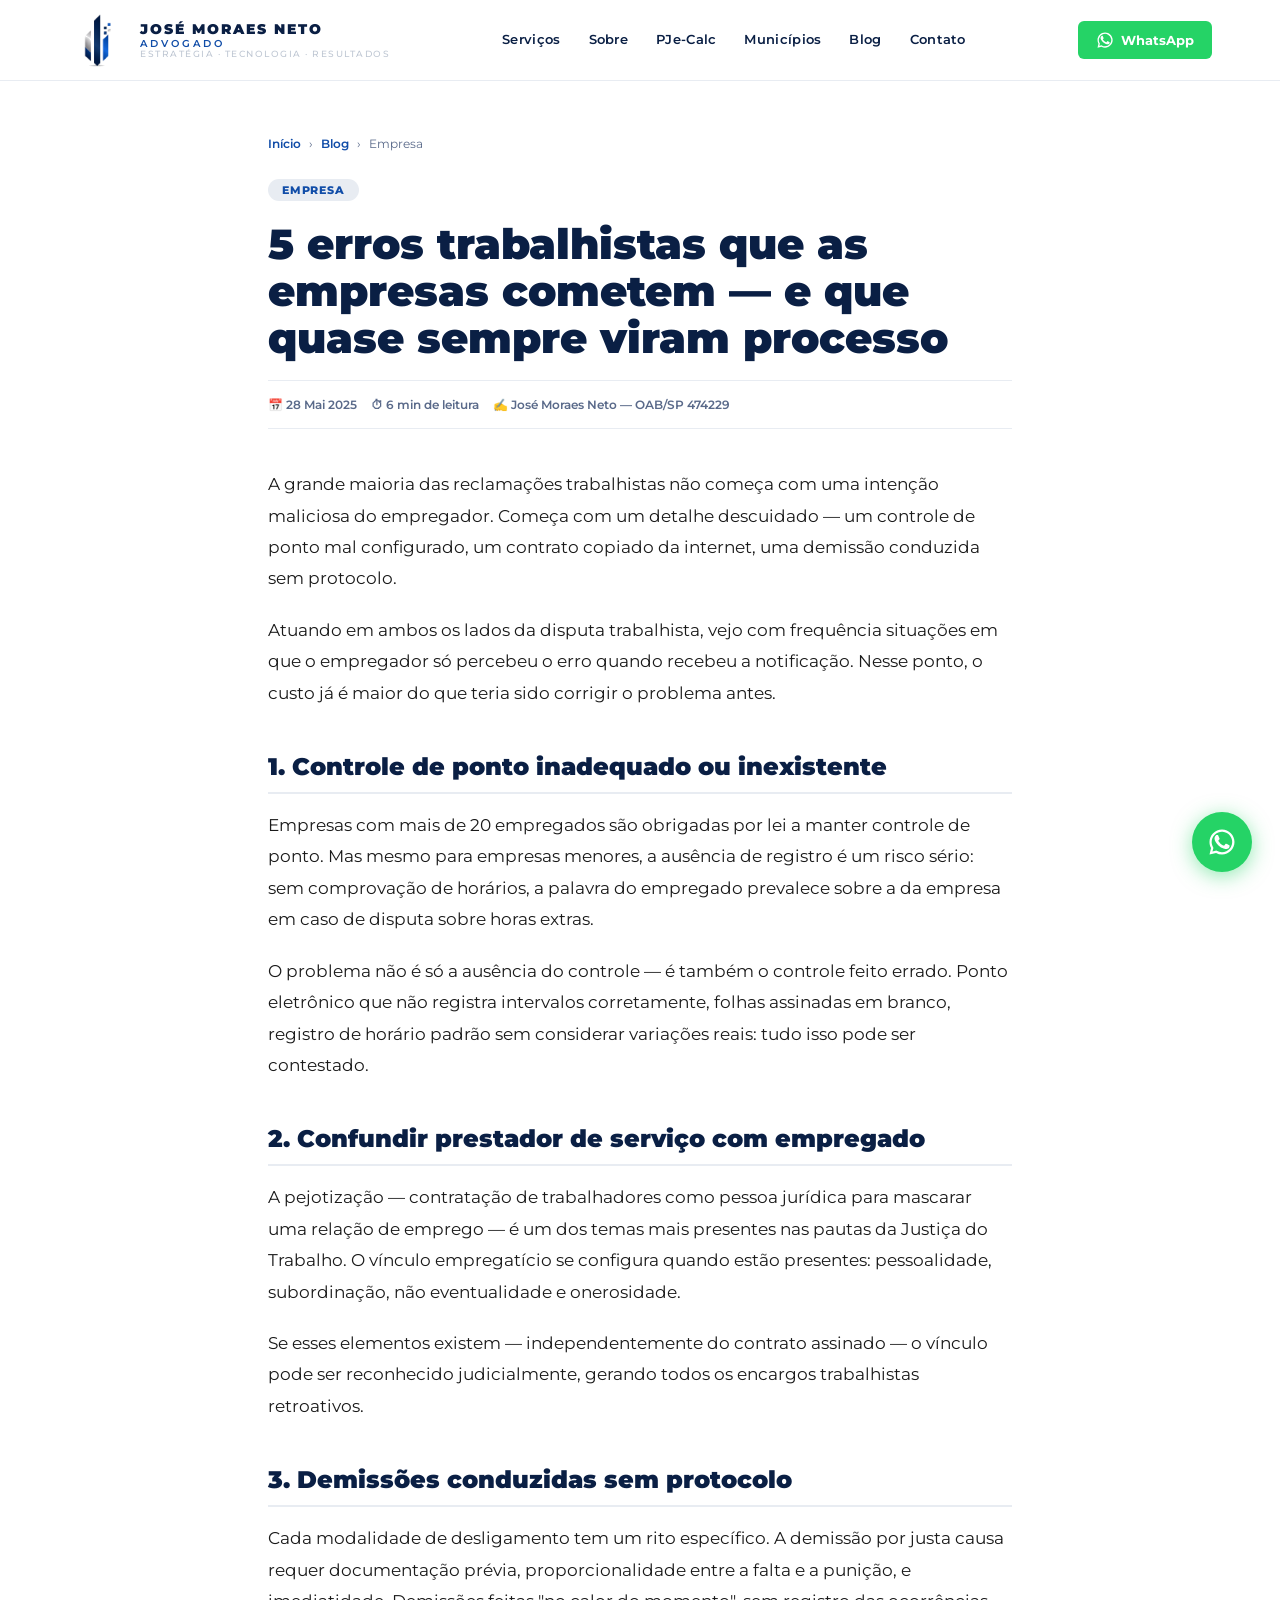
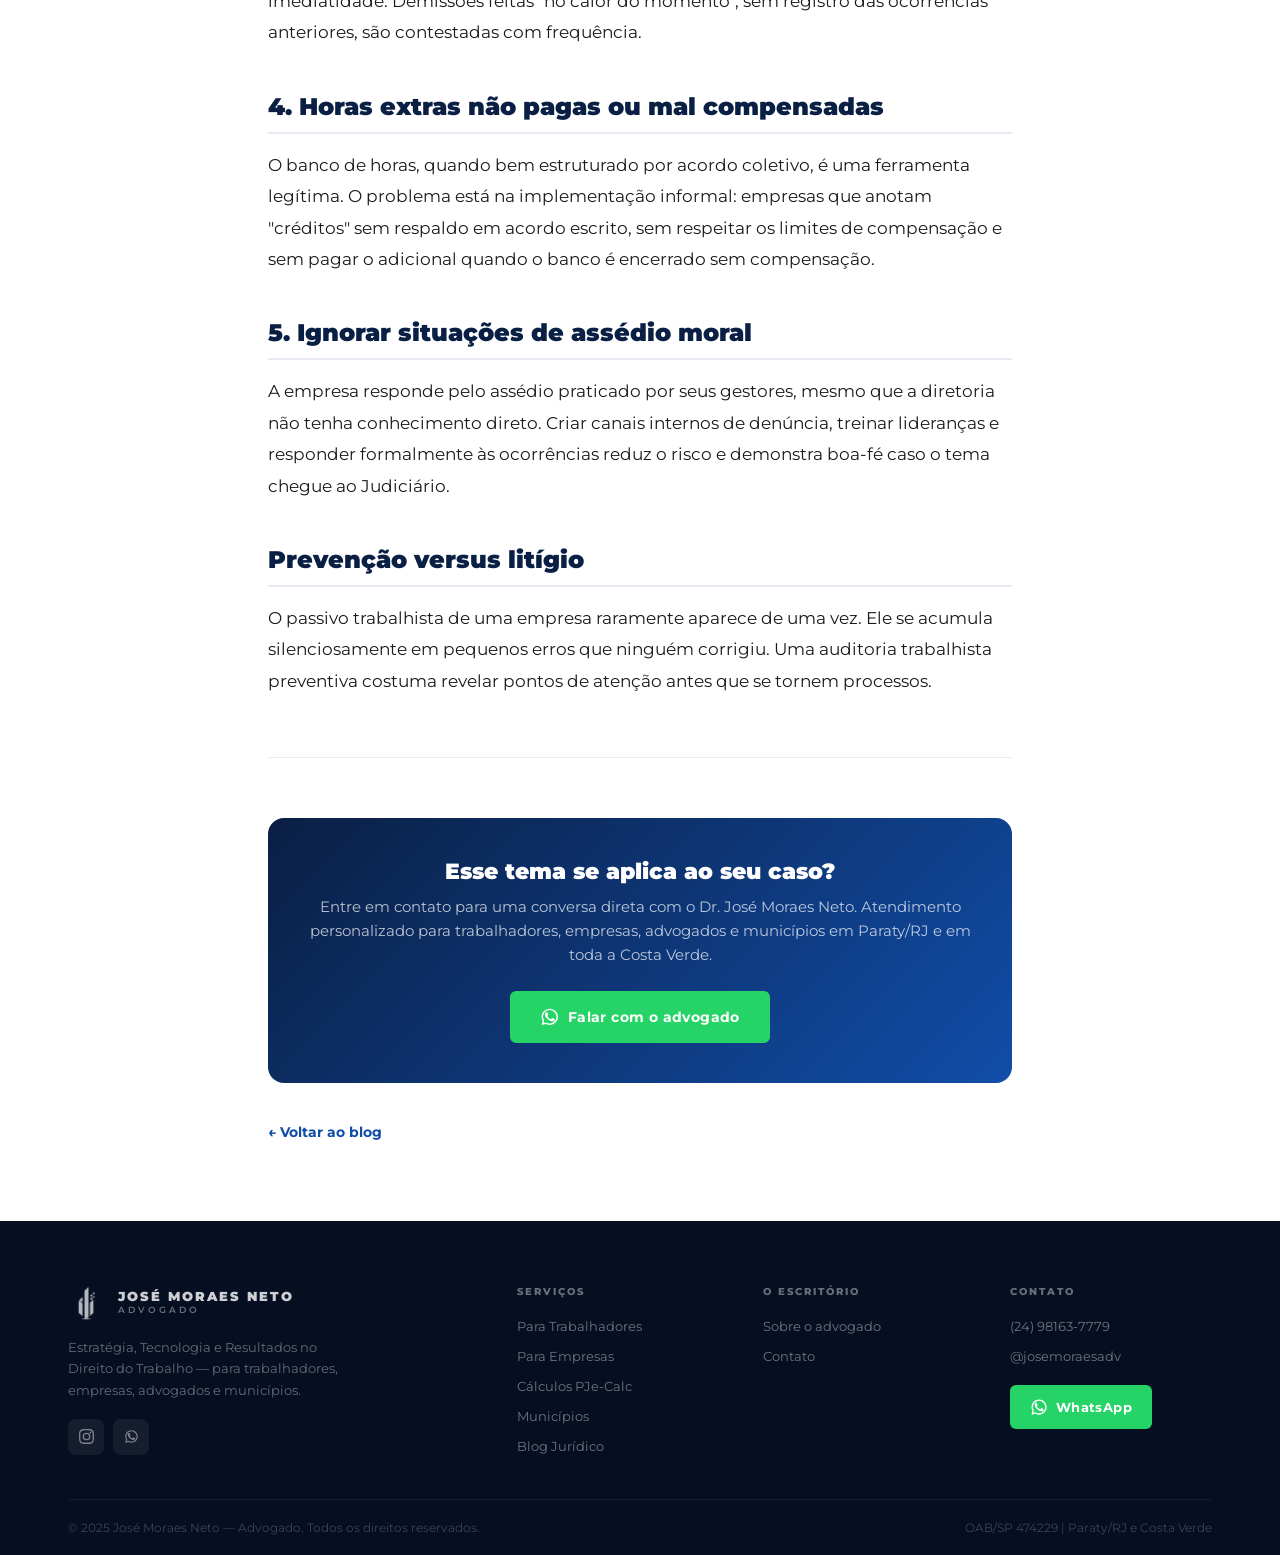
<file: blog/5-erros-trabalhistas-empresas.html>
<!DOCTYPE html>
<html lang="pt-BR">
<head>
<meta charset="UTF-8">
<meta name="viewport" content="width=device-width, initial-scale=1.0, maximum-scale=5.0">
<title>5 erros trabalhistas que as empresas cometem | José Moraes</title>
<meta name="description" content="Controle de ponto, terceirização, horas extras: os cinco erros que mais levam empresas ao Tribunal do Trabalho — e como preveni-los.">
<meta property="og:title" content="5 erros trabalhistas que as empresas cometem">
<meta property="og:type" content="article">
<meta property="og:url" content="https://josemoraes.adv.br/blog/5-erros-trabalhistas-empresas.html">
<link rel="canonical" href="https://josemoraes.adv.br/blog/5-erros-trabalhistas-empresas.html">
<meta property="og:description" content="Controle de ponto, terceirização, horas extras: os cinco erros que mais levam empresas ao Tribunal do Trabalho — e como preveni-los.">
<meta property="og:image" content="https://josemoraes.adv.br/og-jose-moraes.jpg">
<meta property="og:site_name" content="José Moraes Neto — Advogado">
<meta property="og:locale" content="pt_BR">
<meta name="twitter:card" content="summary_large_image">
<meta name="twitter:title" content="5 erros trabalhistas que as empresas cometem">
<meta name="twitter:description" content="Controle de ponto, terceirização, horas extras: os cinco erros que mais levam empresas ao Tribunal do Trabalho — e como preveni-los.">
<meta name="twitter:image" content="https://josemoraes.adv.br/og-jose-moraes.jpg">
<!-- Favicons -->
<link rel="icon" type="image/x-icon" href="/favicon.ico">
<link rel="icon" type="image/png" sizes="16x16" href="/favicon-16x16.png">
<link rel="icon" type="image/png" sizes="32x32" href="/favicon-32x32.png">
<link rel="apple-touch-icon" sizes="180x180" href="/apple-touch-icon.png">
<link rel="icon" type="image/png" sizes="192x192" href="/android-chrome-192x192.png">
<link rel="icon" type="image/png" sizes="512x512" href="/android-chrome-512x512.png">
<meta name="theme-color" content="#0A1F44">

<link rel="preconnect" href="https://fonts.googleapis.com">
<link rel="preconnect" href="https://fonts.gstatic.com" crossorigin>
<link href="https://fonts.googleapis.com/css2?family=Montserrat:wght@400;500;600;700;800;900&display=swap" rel="stylesheet">
<link rel="stylesheet" href="/css/blog.css">
<script type="application/ld+json">
{
  "@context": "https://schema.org",
  "@type": "BlogPosting",
  "headline": "5 erros trabalhistas que as empresas cometem",
  "description": "Controle de ponto, terceirização, horas extras: os cinco erros que mais levam empresas ao Tribunal do Trabalho — e como preveni-los.",
  "articleSection": "Empresa",
  "inLanguage": "pt-BR",
  "mainEntityOfPage": {
    "@type": "WebPage",
    "@id": "https://josemoraes.adv.br/blog/5-erros-trabalhistas-empresas.html",
    "primaryImageOfPage": {
      "@type": "ImageObject",
      "url": "https://josemoraes.adv.br/og-jose-moraes.jpg",
      "width": 1200,
      "height": 630
    }
  },
  "url": "https://josemoraes.adv.br/blog/5-erros-trabalhistas-empresas.html",
  "image": {
    "@type": "ImageObject",
    "url": "https://josemoraes.adv.br/og-jose-moraes.jpg",
    "width": 1200,
    "height": 630
  },
  "author": {
    "@type": "Person",
    "name": "José de Moraes Neto",
    "url": "https://josemoraes.adv.br/#sobre"
  },
  "publisher": {
    "@type": "LegalService",
    "name": "José Moraes Advocacia",
    "url": "https://josemoraes.adv.br",
    "logo": {
      "@type": "ImageObject",
      "url": "https://josemoraes.adv.br/android-chrome-512x512.png",
      "width": 512,
      "height": 512
    }
  }
}
</script>
</head>
<body>
<svg xmlns="http://www.w3.org/2000/svg" style="display:none">
  <!-- WhatsApp -->
  <symbol id="ico-wa" viewBox="0 0 24 24">
    <path d="M17.472 14.382c-.297-.149-1.758-.867-2.03-.967-.273-.099-.471-.148-.67.15-.197.297-.767.966-.94 1.164-.173.199-.347.223-.644.075-.297-.15-1.255-.463-2.39-1.475-.883-.788-1.48-1.761-1.653-2.059-.173-.297-.018-.458.13-.606.134-.133.298-.347.446-.52.149-.174.198-.298.298-.497.099-.198.05-.371-.025-.52-.075-.149-.669-1.612-.916-2.207-.242-.579-.487-.5-.669-.51-.173-.008-.371-.01-.57-.01-.198 0-.52.074-.792.372-.272.297-1.04 1.016-1.04 2.479 0 1.462 1.065 2.875 1.213 3.074.149.198 2.096 3.2 5.077 4.487.709.306 1.262.489 1.694.625.712.227 1.36.195 1.871.118.571-.085 1.758-.719 2.006-1.413.248-.694.248-1.289.173-1.413-.074-.124-.272-.198-.57-.347z"/>
    <path d="M12.004 2C6.477 2 2 6.477 2 12.004c0 1.773.463 3.438 1.27 4.885L2 22l5.236-1.253A9.959 9.959 0 0012.004 22C17.527 22 22 17.527 22 12.004 22 6.477 17.527 2 12.004 2zm0 18.198a8.178 8.178 0 01-4.215-1.166l-.301-.18-3.104.742.78-2.97-.197-.309A8.198 8.198 0 1112.004 20.2z"/>
  </symbol>
  <!-- Instagram -->
  <symbol id="ico-ig" viewBox="0 0 24 24">
    <path d="M12 2.163c3.204 0 3.584.012 4.85.07 3.252.148 4.771 1.691 4.919 4.919.058 1.265.069 1.645.069 4.849 0 3.205-.012 3.584-.069 4.849-.149 3.225-1.664 4.771-4.919 4.919-1.266.058-1.644.07-4.85.07-3.204 0-3.584-.012-4.849-.07-3.26-.149-4.771-1.699-4.919-4.92-.058-1.265-.07-1.644-.07-4.849 0-3.204.013-3.583.07-4.849.149-3.227 1.664-4.771 4.919-4.919 1.266-.057 1.645-.069 4.849-.069zM12 0C8.741 0 8.333.014 7.053.072 2.695.272.273 2.69.073 7.052.014 8.333 0 8.741 0 12c0 3.259.014 3.668.072 4.948.2 4.358 2.618 6.78 6.98 6.98C8.333 23.986 8.741 24 12 24c3.259 0 3.668-.014 4.948-.072 4.354-.2 6.782-2.618 6.979-6.98.059-1.28.073-1.689.073-4.948 0-3.259-.014-3.667-.072-4.947-.196-4.354-2.617-6.78-6.979-6.98C15.668.014 15.259 0 12 0zm0 5.838a6.162 6.162 0 100 12.324 6.162 6.162 0 000-12.324zM12 16a4 4 0 110-8 4 4 0 010 8zm6.406-11.845a1.44 1.44 0 100 2.881 1.44 1.44 0 000-2.881z"/>
  </symbol>
  <!-- Location pin -->
  <symbol id="ico-loc" viewBox="0 0 24 24">
    <path d="M12 2C8.13 2 5 5.13 5 9c0 5.25 7 13 7 13s7-7.75 7-13c0-3.87-3.13-7-7-7zm0 9.5a2.5 2.5 0 110-5 2.5 2.5 0 010 5z"/>
  </symbol>
  <!-- Scale (justice) -->
  <symbol id="ico-scale" viewBox="0 0 24 24">
    <path d="M12 3L2 8v1h20V8L12 3zm-7 7L2 17h6l-3-7zm14 0l-3 7h6l-3-7zM11 18v2H7v1h10v-1h-4v-2h4.5A5.5 5.5 0 0022 12H2a5.5 5.5 0 004.5 6H11z"/>
    <path d="M12 3L2 8v1h20V8L12 3zm0 2.24L18.76 8H5.24L12 5.24zM2 16l3-7-3 7zm19-7l-3 7 3-7z"/>
    <!-- simpler paths -->
    <rect x="11" y="3" width="2" height="15" rx="1"/>
    <path d="M6 9l-4 7h8L6 9zm12 0l-4 7h8l-4-7zM4 20h16v1.5H4z"/>
  </symbol>
  <!-- Briefcase -->
  <symbol id="ico-brief" viewBox="0 0 24 24">
    <path d="M20 7h-4V5c0-1.1-.9-2-2-2h-4c-1.1 0-2 .9-2 2v2H4c-1.1 0-2 .9-2 2v11c0 1.1.9 2 2 2h16c1.1 0 2-.9 2-2V9c0-1.1-.9-2-2-2zm-8-2h4v2h-4V5zm8 13H4V9h16v9zM11 14H6v-2h5v2zm7 0h-5v-2h5v2z"/>
    <rect x="9" y="13" width="6" height="2" rx="1"/>
    <path d="M9 5V5c0-.55.45-1 1-1h4c.55 0 1 .45 1 1v2H9V5z"/>
  </symbol>
  <!-- Arrow right -->
  <symbol id="ico-arrow-r" viewBox="0 0 24 24">
    <path d="M8.59 16.59L13.17 12 8.59 7.41 10 6l6 6-6 6z"/>
  </symbol>
  <!-- Arrows left-right -->
  <symbol id="ico-arrows-lr" viewBox="0 0 24 24">
    <path d="M6.99 11L3 15l3.99 4v-3H14v-2H6.99v-3zM21 9l-3.99-4v3H10v2h7.01v3L21 9z"/>
  </symbol>
  <!-- Calculator -->
  <symbol id="ico-calc" viewBox="0 0 24 24">
    <path d="M19 3H5c-1.1 0-2 .9-2 2v14c0 1.1.9 2 2 2h14c1.1 0 2-.9 2-2V5c0-1.1-.9-2-2-2zm-7 3h5v2h-5V6zM7 6h3v2H7V6zm11 4H6v2h5v2H6v2h5v2H6v2h5v-2h2v2h2v-2h2v-2h-2v-2h2v-2h-2v-2h-2V6h-1v2H7v2h5V10h5v2z"/>
    <rect x="6" y="6" width="12" height="3" rx="1" fill="none"/>
    <path d="M6 5h12a1 1 0 011 1v3a1 1 0 01-1 1H6a1 1 0 01-1-1V6a1 1 0 011-1zm0 5h3v2H6v-2zm5 0h3v2h-3v-2zm5 0h2v2h-2v-2zM6 12h3v2H6v-2zm5 0h3v2h-3v-2zm5 0h2v4h-2v-4zM6 15h3v2H6v-2zm5 0h3v2h-3v-2z"/>
  </symbol>
  <!-- User tie -->
  <symbol id="ico-user" viewBox="0 0 24 24">
    <path d="M12 2a5 5 0 100 10A5 5 0 0012 2zm0 8a3 3 0 110-6 3 3 0 010 6zm9 11v-1c0-3.87-3.13-7-7-7h-4c-3.87 0-7 3.13-7 7v1h2v-1c0-2.76 2.24-5 5-5h4c2.76 0 5 2.24 5 5v1h2z"/>
    <path d="M12 13l-1.5 2.5 1.5 6 1.5-6L12 13z"/>
  </symbol>
  <!-- File/Invoice -->
  <symbol id="ico-file" viewBox="0 0 24 24">
    <path d="M14 2H6c-1.1 0-2 .9-2 2v16c0 1.1.9 2 2 2h12c1.1 0 2-.9 2-2V8l-6-6zm4 18H6V4h7v5h5v11zM8 15h8v2H8zm0-4h8v2H8z"/>
  </symbol>
  <!-- Magnifying glass -->
  <symbol id="ico-search" viewBox="0 0 24 24">
    <path d="M15.5 14h-.79l-.28-.27A6.471 6.471 0 0016 9.5 6.5 6.5 0 109.5 16c1.61 0 3.09-.59 4.23-1.57l.27.28v.79l5 4.99L20.49 19l-4.99-5zm-6 0C7.01 14 5 11.99 5 9.5S7.01 5 9.5 5 14 7.01 14 9.5 11.99 14 9.5 14z"/>
    <path d="M12 10h-2v2H9v-2H7V9h2V7h1v2h2v1z"/>
  </symbol>
  <!-- Pen/edit -->
  <symbol id="ico-pen" viewBox="0 0 24 24">
    <path d="M3 17.25V21h3.75L17.81 9.94l-3.75-3.75L3 17.25zM20.71 7.04a1 1 0 000-1.41l-2.34-2.34a1 1 0 00-1.41 0l-1.83 1.83 3.75 3.75 1.83-1.83z"/>
  </symbol>
  <!-- Clock -->
  <symbol id="ico-clock" viewBox="0 0 24 24">
    <path d="M12 2C6.48 2 2 6.48 2 12s4.48 10 10 10 10-4.48 10-10S17.52 2 12 2zm0 18c-4.41 0-8-3.59-8-8s3.59-8 8-8 8 3.59 8 8-3.59 8-8 8zm.5-13H11v6l5.25 3.15.75-1.23-4.5-2.67V7z"/>
  </symbol>
</svg>

<!-- HEADER -->
<header id="header">
  <div class="container">
    <div class="hdr">
      <a href="/" class="logo">
        <img src="/logo.png" alt="José Moraes Neto Advogado" class="logo-img" width="300" height="294">
        <div class="logo-txt">
          <span class="logo-name">José Moraes Neto</span>
          <span class="logo-role">Advogado</span>
          <span class="logo-slogan">Estratégia · Tecnologia · Resultados</span>
        </div>
      </a>
      <nav>
        <a href="/#servicos">Serviços</a>
        <a href="/#sobre">Sobre</a>
        <a href="/#pjecalc">PJe-Calc</a>
        <a href="/#municipios">Municípios</a>
        <a href="/#blog">Blog</a>
        <a href="/#contato">Contato</a>
      </nav>
      <div style="display:flex;align-items:center;gap:12px">
        <a href="https://wa.me/5524981637779" target="_blank" class="hdr-wa">
          <svg class="ico ico-lg" fill="currentColor" viewBox="0 0 24 24"><path d="M17.472 14.382c-.297-.149-1.758-.867-2.03-.967-.273-.099-.471-.148-.67.15-.197.297-.767.966-.94 1.164-.173.199-.347.223-.644.075-.297-.15-1.255-.463-2.39-1.475-.883-.788-1.48-1.761-1.653-2.059-.173-.297-.018-.458.13-.606.134-.133.298-.347.446-.52.149-.174.198-.298.298-.497.099-.198.05-.371-.025-.52-.075-.149-.669-1.612-.916-2.207-.242-.579-.487-.5-.669-.51-.173-.008-.371-.01-.57-.01-.198 0-.52.074-.792.372-.272.297-1.04 1.016-1.04 2.479 0 1.462 1.065 2.875 1.213 3.074.149.198 2.096 3.2 5.077 4.487.709.306 1.262.489 1.694.625.712.227 1.36.195 1.871.118.571-.085 1.758-.719 2.006-1.413.248-.694.248-1.289.173-1.413-.074-.124-.272-.198-.57-.347z"/><path d="M12.004 2C6.477 2 2 6.477 2 12.004c0 1.773.463 3.438 1.27 4.885L2 22l5.236-1.253A9.959 9.959 0 0012.004 22C17.527 22 22 17.527 22 12.004 22 6.477 17.527 2 12.004 2zm0 18.198a8.178 8.178 0 01-4.215-1.166l-.301-.18-3.104.742.78-2.97-.197-.309A8.198 8.198 0 1112.004 20.2z"/></svg>
          WhatsApp
        </a>
        <button class="burger" id="burgerBtn" aria-label="Menu">
          <span></span><span></span><span></span>
        </button>
      </div>
    </div>
  </div>
</header>

<!-- MOBILE NAV -->
<div class="mob-nav" id="mobNav">
  <a href="/#servicos" class="mob-link">Serviços</a>
  <a href="/#sobre" class="mob-link">Sobre</a>
  <a href="/#pjecalc" class="mob-link">PJe-Calc</a>
  <a href="/#municipios" class="mob-link">Municípios</a>
  <a href="/#blog" class="mob-link">Blog</a>
  <a href="/#contato" class="mob-link">Contato</a>
  <a href="https://wa.me/5524981637779" target="_blank" class="mob-wa">Falar pelo WhatsApp</a>
</div>

<!-- POST -->
<div class="post-wrap" style="margin-top:80px">

  <div class="post-breadcrumb">
    <a href="/">Início</a>
    <span>›</span>
    <a href="/#blog">Blog</a>
    <span>›</span>
    <span>Empresa</span>
  </div>

  <span class="post-cat">Empresa</span>
  <h1 class="post-title-h">5 erros trabalhistas que as empresas cometem — e que quase sempre viram processo</h1>

  <div class="post-meta">
    <div class="post-meta-item">📅 28 Mai 2025</div>
    <div class="post-meta-item">⏱ 6 min de leitura</div>
    <div class="post-meta-item">✍️ José Moraes Neto — OAB/SP 474229</div>
  </div>

  <div class="post-body-content">
<p>A grande maioria das reclamações trabalhistas não começa com uma intenção maliciosa do empregador. Começa com um detalhe descuidado — um controle de ponto mal configurado, um contrato copiado da internet, uma demissão conduzida sem protocolo.</p>
<p>Atuando em ambos os lados da disputa trabalhista, vejo com frequência situações em que o empregador só percebeu o erro quando recebeu a notificação. Nesse ponto, o custo já é maior do que teria sido corrigir o problema antes.</p>
<h2>1. Controle de ponto inadequado ou inexistente</h2>
<p>Empresas com mais de 20 empregados são obrigadas por lei a manter controle de ponto. Mas mesmo para empresas menores, a ausência de registro é um risco sério: sem comprovação de horários, a palavra do empregado prevalece sobre a da empresa em caso de disputa sobre horas extras.</p>
<p>O problema não é só a ausência do controle — é também o controle feito errado. Ponto eletrônico que não registra intervalos corretamente, folhas assinadas em branco, registro de horário padrão sem considerar variações reais: tudo isso pode ser contestado.</p>
<h2>2. Confundir prestador de serviço com empregado</h2>
<p>A pejotização — contratação de trabalhadores como pessoa jurídica para mascarar uma relação de emprego — é um dos temas mais presentes nas pautas da Justiça do Trabalho. O vínculo empregatício se configura quando estão presentes: pessoalidade, subordinação, não eventualidade e onerosidade.</p>
<p>Se esses elementos existem — independentemente do contrato assinado — o vínculo pode ser reconhecido judicialmente, gerando todos os encargos trabalhistas retroativos.</p>
<h2>3. Demissões conduzidas sem protocolo</h2>
<p>Cada modalidade de desligamento tem um rito específico. A demissão por justa causa requer documentação prévia, proporcionalidade entre a falta e a punição, e imediatidade. Demissões feitas "no calor do momento", sem registro das ocorrências anteriores, são contestadas com frequência.</p>
<h2>4. Horas extras não pagas ou mal compensadas</h2>
<p>O banco de horas, quando bem estruturado por acordo coletivo, é uma ferramenta legítima. O problema está na implementação informal: empresas que anotam "créditos" sem respaldo em acordo escrito, sem respeitar os limites de compensação e sem pagar o adicional quando o banco é encerrado sem compensação.</p>
<h2>5. Ignorar situações de assédio moral</h2>
<p>A empresa responde pelo assédio praticado por seus gestores, mesmo que a diretoria não tenha conhecimento direto. Criar canais internos de denúncia, treinar lideranças e responder formalmente às ocorrências reduz o risco e demonstra boa-fé caso o tema chegue ao Judiciário.</p>
<h2>Prevenção versus litígio</h2>
<p>O passivo trabalhista de uma empresa raramente aparece de uma vez. Ele se acumula silenciosamente em pequenos erros que ninguém corrigiu. Uma auditoria trabalhista preventiva costuma revelar pontos de atenção antes que se tornem processos.</p>
  </div>

  <div class="post-divider"></div>

  <!-- CTA -->
  <div class="post-cta">
    <div class="post-cta-title">Esse tema se aplica ao seu caso?</div>
    <p class="post-cta-text">Entre em contato para uma conversa direta com o Dr. José Moraes Neto. Atendimento personalizado para trabalhadores, empresas, advogados e municípios em Paraty/RJ e em toda a Costa Verde.</p>
    <a href="https://wa.me/5524981637779?text=Olá%2C+li+o+artigo+sobre+5+erros+trabalhistas+empresas+e+quero+conversar" target="_blank" class="btn btn-wa" style="display:inline-flex">
      <svg class="ico ico-lg" fill="currentColor" viewBox="0 0 24 24"><path d="M17.472 14.382c-.297-.149-1.758-.867-2.03-.967-.273-.099-.471-.148-.67.15-.197.297-.767.966-.94 1.164-.173.199-.347.223-.644.075-.297-.15-1.255-.463-2.39-1.475-.883-.788-1.48-1.761-1.653-2.059-.173-.297-.018-.458.13-.606.134-.133.298-.347.446-.52.149-.174.198-.298.298-.497.099-.198.05-.371-.025-.52-.075-.149-.669-1.612-.916-2.207-.242-.579-.487-.5-.669-.51-.173-.008-.371-.01-.57-.01-.198 0-.52.074-.792.372-.272.297-1.04 1.016-1.04 2.479 0 1.462 1.065 2.875 1.213 3.074.149.198 2.096 3.2 5.077 4.487.709.306 1.262.489 1.694.625.712.227 1.36.195 1.871.118.571-.085 1.758-.719 2.006-1.413.248-.694.248-1.289.173-1.413-.074-.124-.272-.198-.57-.347z"/><path d="M12.004 2C6.477 2 2 6.477 2 12.004c0 1.773.463 3.438 1.27 4.885L2 22l5.236-1.253A9.959 9.959 0 0012.004 22C17.527 22 22 17.527 22 12.004 22 6.477 17.527 2 12.004 2zm0 18.198a8.178 8.178 0 01-4.215-1.166l-.301-.18-3.104.742.78-2.97-.197-.309A8.198 8.198 0 1112.004 20.2z"/></svg>
      Falar com o advogado
    </a>
  </div>

  <a href="/#blog" class="post-back">← Voltar ao blog</a>

</div>

<!-- FOOTER -->
<footer>
  <div class="container">
    <div class="footer-top">
      <div class="footer-brand">
        <a href="/" class="logo" style="margin-bottom:0">
          <img src="/logo.png" alt="José Moraes Neto" class="logo-img" style="height:36px;width:auto;filter:brightness(0) invert(1);opacity:0.7" width="300" height="294" loading="lazy" decoding="async">
          <div class="logo-txt">
            <span class="logo-name-ft">José Moraes Neto</span>
            <span class="logo-role-ft">Advogado</span>
          </div>
        </a>
        <p class="ft-slogan">Estratégia, Tecnologia e Resultados no Direito do Trabalho — para trabalhadores, empresas, advogados e municípios.</p>
        <div class="ft-social">
          <a href="https://instagram.com/josemoraesadv" target="_blank" class="ft-soc"><svg class="ico" fill="currentColor" viewBox="0 0 24 24"><path d="M12 2.163c3.204 0 3.584.012 4.85.07 3.252.148 4.771 1.691 4.919 4.919.058 1.265.069 1.645.069 4.849 0 3.205-.012 3.584-.069 4.849-.149 3.225-1.664 4.771-4.919 4.919-1.266.058-1.644.07-4.85.07-3.204 0-3.584-.012-4.849-.07-3.26-.149-4.771-1.699-4.919-4.92-.058-1.265-.07-1.644-.07-4.849 0-3.204.013-3.583.07-4.849.149-3.227 1.664-4.771 4.919-4.919 1.266-.057 1.645-.069 4.849-.069zM12 0C8.741 0 8.333.014 7.053.072 2.695.272.273 2.69.073 7.052.014 8.333 0 8.741 0 12c0 3.259.014 3.668.072 4.948.2 4.358 2.618 6.78 6.98 6.98C8.333 23.986 8.741 24 12 24c3.259 0 3.668-.014 4.948-.072 4.354-.2 6.782-2.618 6.979-6.98.059-1.28.073-1.689.073-4.948 0-3.259-.014-3.667-.072-4.947-.196-4.354-2.617-6.78-6.979-6.98C15.668.014 15.259 0 12 0zm0 5.838a6.162 6.162 0 100 12.324 6.162 6.162 0 000-12.324zM12 16a4 4 0 110-8 4 4 0 010 8zm6.406-11.845a1.44 1.44 0 100 2.881 1.44 1.44 0 000-2.881z"/></svg></a>
          <a href="https://wa.me/5524981637779" target="_blank" class="ft-soc"><svg class="ico" fill="currentColor" viewBox="0 0 24 24"><path d="M17.472 14.382c-.297-.149-1.758-.867-2.03-.967-.273-.099-.471-.148-.67.15-.197.297-.767.966-.94 1.164-.173.199-.347.223-.644.075-.297-.15-1.255-.463-2.39-1.475-.883-.788-1.48-1.761-1.653-2.059-.173-.297-.018-.458.13-.606.134-.133.298-.347.446-.52.149-.174.198-.298.298-.497.099-.198.05-.371-.025-.52-.075-.149-.669-1.612-.916-2.207-.242-.579-.487-.5-.669-.51-.173-.008-.371-.01-.57-.01-.198 0-.52.074-.792.372-.272.297-1.04 1.016-1.04 2.479 0 1.462 1.065 2.875 1.213 3.074.149.198 2.096 3.2 5.077 4.487.709.306 1.262.489 1.694.625.712.227 1.36.195 1.871.118.571-.085 1.758-.719 2.006-1.413.248-.694.248-1.289.173-1.413-.074-.124-.272-.198-.57-.347z"/><path d="M12.004 2C6.477 2 2 6.477 2 12.004c0 1.773.463 3.438 1.27 4.885L2 22l5.236-1.253A9.959 9.959 0 0012.004 22C17.527 22 22 17.527 22 12.004 22 6.477 17.527 2 12.004 2zm0 18.198a8.178 8.178 0 01-4.215-1.166l-.301-.18-3.104.742.78-2.97-.197-.309A8.198 8.198 0 1112.004 20.2z"/></svg></a>
        </div>
      </div>
      <div>
        <div class="ft-col-t">Serviços</div>
        <ul class="ft-links">
          <li><a href="/#servicos">Para Trabalhadores</a></li>
          <li><a href="/#servicos">Para Empresas</a></li>
          <li><a href="/#pjecalc">Cálculos PJe-Calc</a></li>
          <li><a href="/#municipios">Municípios</a></li>
          <li><a href="/#blog">Blog Jurídico</a></li>
        </ul>
      </div>
      <div>
        <div class="ft-col-t">O Escritório</div>
        <ul class="ft-links">
          <li><a href="/#sobre">Sobre o advogado</a></li>
          <li><a href="/#contato">Contato</a></li>
        </ul>
      </div>
      <div>
        <div class="ft-col-t">Contato</div>
        <ul class="ft-links">
          <li><a href="https://wa.me/5524981637779" target="_blank">(24) 98163-7779</a></li>
          <li><a href="https://instagram.com/josemoraesadv" target="_blank">@josemoraesadv</a></li>
        </ul>
        <div style="margin-top:20px">
          <a href="https://wa.me/5524981637779" target="_blank" class="btn btn-wa" style="padding:11px 18px;font-size:13px;display:inline-flex">
            <svg class="ico ico-lg" fill="currentColor" viewBox="0 0 24 24"><path d="M17.472 14.382c-.297-.149-1.758-.867-2.03-.967-.273-.099-.471-.148-.67.15-.197.297-.767.966-.94 1.164-.173.199-.347.223-.644.075-.297-.15-1.255-.463-2.39-1.475-.883-.788-1.48-1.761-1.653-2.059-.173-.297-.018-.458.13-.606.134-.133.298-.347.446-.52.149-.174.198-.298.298-.497.099-.198.05-.371-.025-.52-.075-.149-.669-1.612-.916-2.207-.242-.579-.487-.5-.669-.51-.173-.008-.371-.01-.57-.01-.198 0-.52.074-.792.372-.272.297-1.04 1.016-1.04 2.479 0 1.462 1.065 2.875 1.213 3.074.149.198 2.096 3.2 5.077 4.487.709.306 1.262.489 1.694.625.712.227 1.36.195 1.871.118.571-.085 1.758-.719 2.006-1.413.248-.694.248-1.289.173-1.413-.074-.124-.272-.198-.57-.347z"/><path d="M12.004 2C6.477 2 2 6.477 2 12.004c0 1.773.463 3.438 1.27 4.885L2 22l5.236-1.253A9.959 9.959 0 0012.004 22C17.527 22 22 17.527 22 12.004 22 6.477 17.527 2 12.004 2zm0 18.198a8.178 8.178 0 01-4.215-1.166l-.301-.18-3.104.742.78-2.97-.197-.309A8.198 8.198 0 1112.004 20.2z"/></svg>
            WhatsApp
          </a>
        </div>
      </div>
    </div>
    <div class="footer-bottom">
      <span class="ft-copy">© 2025 José Moraes Neto — Advogado. Todos os direitos reservados.</span>
      <span class="ft-oab">OAB/SP 474229 | Paraty/RJ e Costa Verde</span>
    </div>
  </div>
</footer>

<!-- WHATSAPP FLOAT -->
<a href="https://wa.me/5524981637779?text=Olá%2C+vim+pelo+blog+e+quero+conversar" target="_blank" class="wa-float">
  <span class="wa-tip">Falar pelo WhatsApp</span>
  <span class="wa-label">Consulta pelo WhatsApp</span>
  <svg class="wa-ico" style="width:30px;height:30px;fill:white" viewBox="0 0 24 24"><path d="M17.472 14.382c-.297-.149-1.758-.867-2.03-.967-.273-.099-.471-.148-.67.15-.197.297-.767.966-.94 1.164-.173.199-.347.223-.644.075-.297-.15-1.255-.463-2.39-1.475-.883-.788-1.48-1.761-1.653-2.059-.173-.297-.018-.458.13-.606.134-.133.298-.347.446-.52.149-.174.198-.298.298-.497.099-.198.05-.371-.025-.52-.075-.149-.669-1.612-.916-2.207-.242-.579-.487-.5-.669-.51-.173-.008-.371-.01-.57-.01-.198 0-.52.074-.792.372-.272.297-1.04 1.016-1.04 2.479 0 1.462 1.065 2.875 1.213 3.074.149.198 2.096 3.2 5.077 4.487.709.306 1.262.489 1.694.625.712.227 1.36.195 1.871.118.571-.085 1.758-.719 2.006-1.413.248-.694.248-1.289.173-1.413-.074-.124-.272-.198-.57-.347z"/><path d="M12.004 2C6.477 2 2 6.477 2 12.004c0 1.773.463 3.438 1.27 4.885L2 22l5.236-1.253A9.959 9.959 0 0012.004 22C17.527 22 22 17.527 22 12.004 22 6.477 17.527 2 12.004 2zm0 18.198a8.178 8.178 0 01-4.215-1.166l-.301-.18-3.104.742.78-2.97-.197-.309A8.198 8.198 0 1112.004 20.2z"/></svg>
</a>

<script>
const hdr=document.getElementById('header');
window.addEventListener('scroll',()=>hdr.classList.toggle('scrolled',window.scrollY>20));
const burger=document.getElementById('burgerBtn');
const mobNav=document.getElementById('mobNav');
burger.addEventListener('click',()=>mobNav.classList.toggle('open'));
document.querySelectorAll('.mob-link,.mob-wa').forEach(l=>l.addEventListener('click',()=>mobNav.classList.remove('open')));
</script>
</body>
</html>
</file>
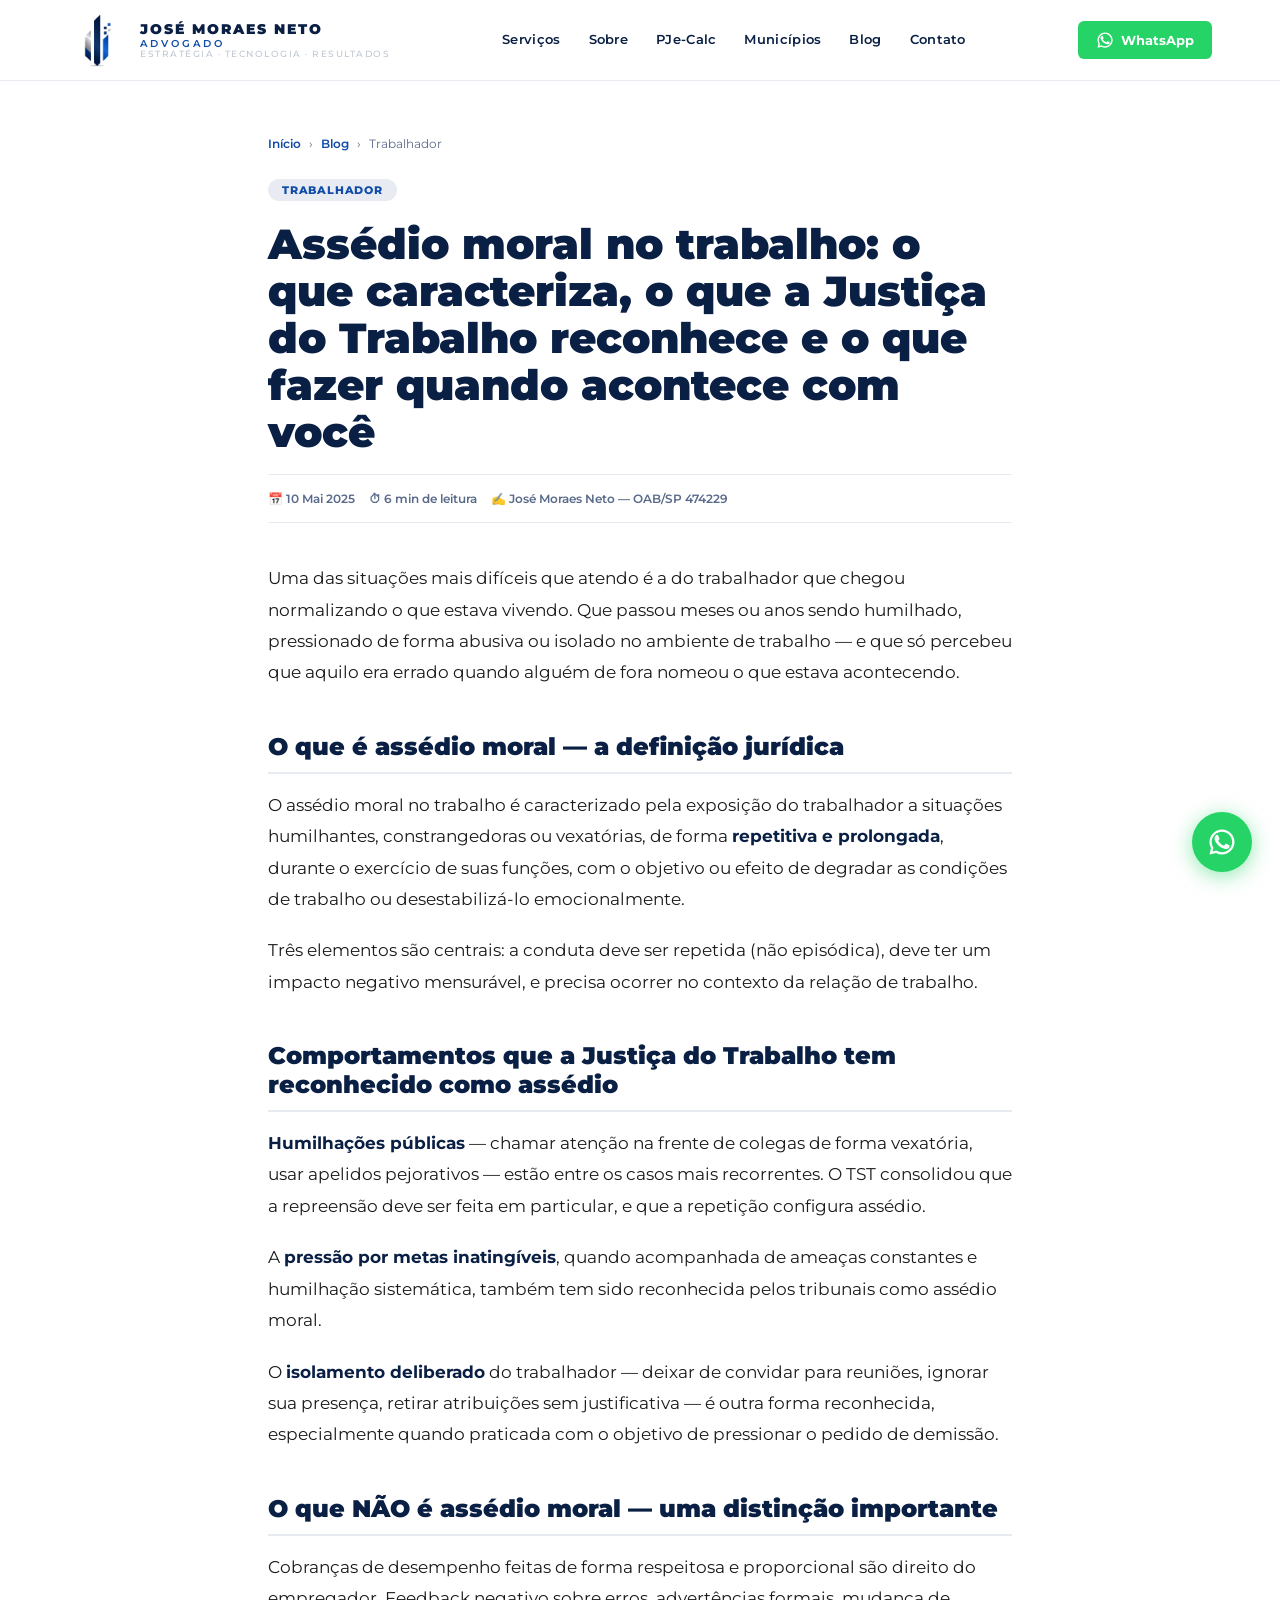
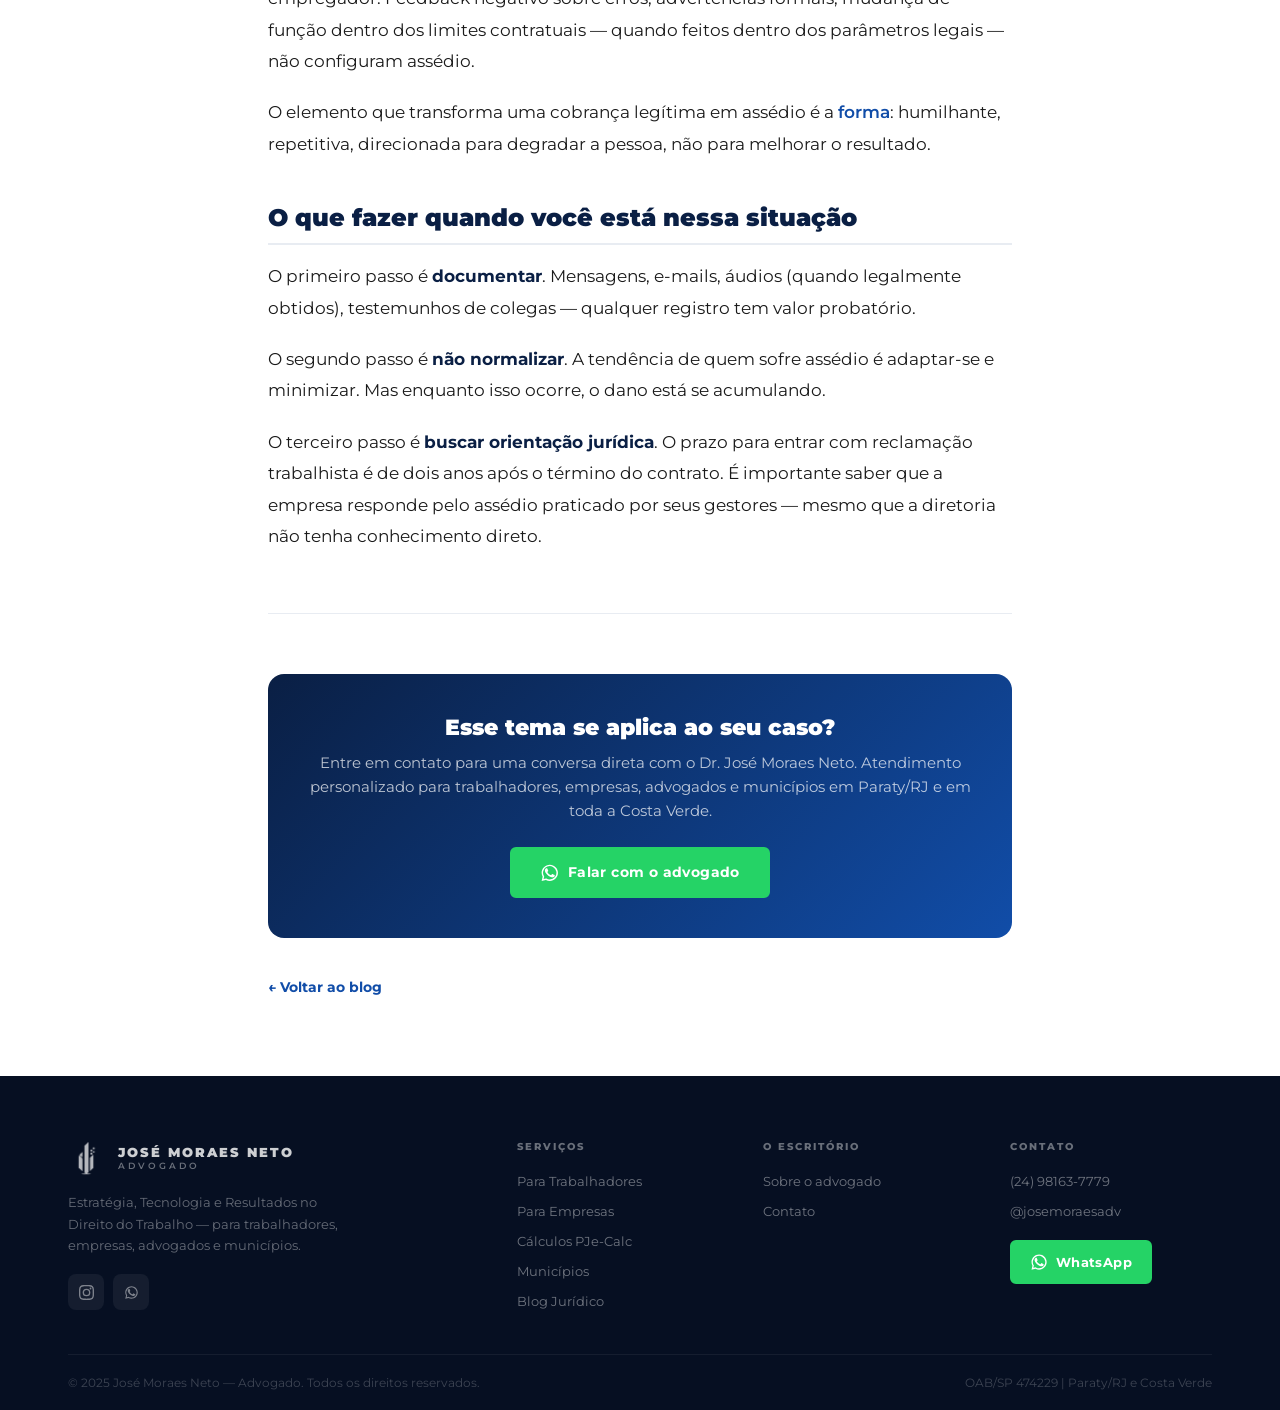
<file: blog/assedio-moral-trabalho.html>
<!DOCTYPE html>
<html lang="pt-BR">
<head>
<meta charset="UTF-8">
<meta name="viewport" content="width=device-width, initial-scale=1.0, maximum-scale=5.0">
<title>Assédio moral no trabalho: o que fazer | José Moraes</title>
<meta name="description" content="O que a Justiça do Trabalho reconhece como assédio moral, o que não se encaixa e quais provas reunir antes de procurar um advogado.">
<meta property="og:title" content="Assédio moral no trabalho: o que fazer">
<meta property="og:type" content="article">
<meta property="og:url" content="https://josemoraes.adv.br/blog/assedio-moral-trabalho.html">
<link rel="canonical" href="https://josemoraes.adv.br/blog/assedio-moral-trabalho.html">
<meta property="og:description" content="O que a Justiça do Trabalho reconhece como assédio moral, o que não se encaixa e quais provas reunir antes de procurar um advogado.">
<meta property="og:image" content="https://josemoraes.adv.br/og-jose-moraes.jpg">
<meta property="og:site_name" content="José Moraes Neto — Advogado">
<meta property="og:locale" content="pt_BR">
<meta name="twitter:card" content="summary_large_image">
<meta name="twitter:title" content="Assédio moral no trabalho: o que fazer">
<meta name="twitter:description" content="O que a Justiça do Trabalho reconhece como assédio moral, o que não se encaixa e quais provas reunir antes de procurar um advogado.">
<meta name="twitter:image" content="https://josemoraes.adv.br/og-jose-moraes.jpg">
<!-- Favicons -->
<link rel="icon" type="image/x-icon" href="/favicon.ico">
<link rel="icon" type="image/png" sizes="16x16" href="/favicon-16x16.png">
<link rel="icon" type="image/png" sizes="32x32" href="/favicon-32x32.png">
<link rel="apple-touch-icon" sizes="180x180" href="/apple-touch-icon.png">
<link rel="icon" type="image/png" sizes="192x192" href="/android-chrome-192x192.png">
<link rel="icon" type="image/png" sizes="512x512" href="/android-chrome-512x512.png">
<meta name="theme-color" content="#0A1F44">

<link rel="preconnect" href="https://fonts.googleapis.com">
<link rel="preconnect" href="https://fonts.gstatic.com" crossorigin>
<link href="https://fonts.googleapis.com/css2?family=Montserrat:wght@400;500;600;700;800;900&display=swap" rel="stylesheet">
<link rel="stylesheet" href="/css/blog.css">
<script type="application/ld+json">
{
  "@context": "https://schema.org",
  "@type": "BlogPosting",
  "headline": "Assédio moral no trabalho: o que fazer",
  "description": "O que a Justiça do Trabalho reconhece como assédio moral, o que não se encaixa e quais provas reunir antes de procurar um advogado.",
  "articleSection": "Trabalhador",
  "inLanguage": "pt-BR",
  "mainEntityOfPage": {
    "@type": "WebPage",
    "@id": "https://josemoraes.adv.br/blog/assedio-moral-trabalho.html",
    "primaryImageOfPage": {
      "@type": "ImageObject",
      "url": "https://josemoraes.adv.br/og-jose-moraes.jpg",
      "width": 1200,
      "height": 630
    }
  },
  "url": "https://josemoraes.adv.br/blog/assedio-moral-trabalho.html",
  "image": {
    "@type": "ImageObject",
    "url": "https://josemoraes.adv.br/og-jose-moraes.jpg",
    "width": 1200,
    "height": 630
  },
  "author": {
    "@type": "Person",
    "name": "José de Moraes Neto",
    "url": "https://josemoraes.adv.br/#sobre"
  },
  "publisher": {
    "@type": "LegalService",
    "name": "José Moraes Advocacia",
    "url": "https://josemoraes.adv.br",
    "logo": {
      "@type": "ImageObject",
      "url": "https://josemoraes.adv.br/android-chrome-512x512.png",
      "width": 512,
      "height": 512
    }
  }
}
</script>
</head>
<body>
<svg xmlns="http://www.w3.org/2000/svg" style="display:none">
  <!-- WhatsApp -->
  <symbol id="ico-wa" viewBox="0 0 24 24">
    <path d="M17.472 14.382c-.297-.149-1.758-.867-2.03-.967-.273-.099-.471-.148-.67.15-.197.297-.767.966-.94 1.164-.173.199-.347.223-.644.075-.297-.15-1.255-.463-2.39-1.475-.883-.788-1.48-1.761-1.653-2.059-.173-.297-.018-.458.13-.606.134-.133.298-.347.446-.52.149-.174.198-.298.298-.497.099-.198.05-.371-.025-.52-.075-.149-.669-1.612-.916-2.207-.242-.579-.487-.5-.669-.51-.173-.008-.371-.01-.57-.01-.198 0-.52.074-.792.372-.272.297-1.04 1.016-1.04 2.479 0 1.462 1.065 2.875 1.213 3.074.149.198 2.096 3.2 5.077 4.487.709.306 1.262.489 1.694.625.712.227 1.36.195 1.871.118.571-.085 1.758-.719 2.006-1.413.248-.694.248-1.289.173-1.413-.074-.124-.272-.198-.57-.347z"/>
    <path d="M12.004 2C6.477 2 2 6.477 2 12.004c0 1.773.463 3.438 1.27 4.885L2 22l5.236-1.253A9.959 9.959 0 0012.004 22C17.527 22 22 17.527 22 12.004 22 6.477 17.527 2 12.004 2zm0 18.198a8.178 8.178 0 01-4.215-1.166l-.301-.18-3.104.742.78-2.97-.197-.309A8.198 8.198 0 1112.004 20.2z"/>
  </symbol>
  <!-- Instagram -->
  <symbol id="ico-ig" viewBox="0 0 24 24">
    <path d="M12 2.163c3.204 0 3.584.012 4.85.07 3.252.148 4.771 1.691 4.919 4.919.058 1.265.069 1.645.069 4.849 0 3.205-.012 3.584-.069 4.849-.149 3.225-1.664 4.771-4.919 4.919-1.266.058-1.644.07-4.85.07-3.204 0-3.584-.012-4.849-.07-3.26-.149-4.771-1.699-4.919-4.92-.058-1.265-.07-1.644-.07-4.849 0-3.204.013-3.583.07-4.849.149-3.227 1.664-4.771 4.919-4.919 1.266-.057 1.645-.069 4.849-.069zM12 0C8.741 0 8.333.014 7.053.072 2.695.272.273 2.69.073 7.052.014 8.333 0 8.741 0 12c0 3.259.014 3.668.072 4.948.2 4.358 2.618 6.78 6.98 6.98C8.333 23.986 8.741 24 12 24c3.259 0 3.668-.014 4.948-.072 4.354-.2 6.782-2.618 6.979-6.98.059-1.28.073-1.689.073-4.948 0-3.259-.014-3.667-.072-4.947-.196-4.354-2.617-6.78-6.979-6.98C15.668.014 15.259 0 12 0zm0 5.838a6.162 6.162 0 100 12.324 6.162 6.162 0 000-12.324zM12 16a4 4 0 110-8 4 4 0 010 8zm6.406-11.845a1.44 1.44 0 100 2.881 1.44 1.44 0 000-2.881z"/>
  </symbol>
  <!-- Location pin -->
  <symbol id="ico-loc" viewBox="0 0 24 24">
    <path d="M12 2C8.13 2 5 5.13 5 9c0 5.25 7 13 7 13s7-7.75 7-13c0-3.87-3.13-7-7-7zm0 9.5a2.5 2.5 0 110-5 2.5 2.5 0 010 5z"/>
  </symbol>
  <!-- Scale (justice) -->
  <symbol id="ico-scale" viewBox="0 0 24 24">
    <path d="M12 3L2 8v1h20V8L12 3zm-7 7L2 17h6l-3-7zm14 0l-3 7h6l-3-7zM11 18v2H7v1h10v-1h-4v-2h4.5A5.5 5.5 0 0022 12H2a5.5 5.5 0 004.5 6H11z"/>
    <path d="M12 3L2 8v1h20V8L12 3zm0 2.24L18.76 8H5.24L12 5.24zM2 16l3-7-3 7zm19-7l-3 7 3-7z"/>
    <!-- simpler paths -->
    <rect x="11" y="3" width="2" height="15" rx="1"/>
    <path d="M6 9l-4 7h8L6 9zm12 0l-4 7h8l-4-7zM4 20h16v1.5H4z"/>
  </symbol>
  <!-- Briefcase -->
  <symbol id="ico-brief" viewBox="0 0 24 24">
    <path d="M20 7h-4V5c0-1.1-.9-2-2-2h-4c-1.1 0-2 .9-2 2v2H4c-1.1 0-2 .9-2 2v11c0 1.1.9 2 2 2h16c1.1 0 2-.9 2-2V9c0-1.1-.9-2-2-2zm-8-2h4v2h-4V5zm8 13H4V9h16v9zM11 14H6v-2h5v2zm7 0h-5v-2h5v2z"/>
    <rect x="9" y="13" width="6" height="2" rx="1"/>
    <path d="M9 5V5c0-.55.45-1 1-1h4c.55 0 1 .45 1 1v2H9V5z"/>
  </symbol>
  <!-- Arrow right -->
  <symbol id="ico-arrow-r" viewBox="0 0 24 24">
    <path d="M8.59 16.59L13.17 12 8.59 7.41 10 6l6 6-6 6z"/>
  </symbol>
  <!-- Arrows left-right -->
  <symbol id="ico-arrows-lr" viewBox="0 0 24 24">
    <path d="M6.99 11L3 15l3.99 4v-3H14v-2H6.99v-3zM21 9l-3.99-4v3H10v2h7.01v3L21 9z"/>
  </symbol>
  <!-- Calculator -->
  <symbol id="ico-calc" viewBox="0 0 24 24">
    <path d="M19 3H5c-1.1 0-2 .9-2 2v14c0 1.1.9 2 2 2h14c1.1 0 2-.9 2-2V5c0-1.1-.9-2-2-2zm-7 3h5v2h-5V6zM7 6h3v2H7V6zm11 4H6v2h5v2H6v2h5v2H6v2h5v-2h2v2h2v-2h2v-2h-2v-2h2v-2h-2v-2h-2V6h-1v2H7v2h5V10h5v2z"/>
    <rect x="6" y="6" width="12" height="3" rx="1" fill="none"/>
    <path d="M6 5h12a1 1 0 011 1v3a1 1 0 01-1 1H6a1 1 0 01-1-1V6a1 1 0 011-1zm0 5h3v2H6v-2zm5 0h3v2h-3v-2zm5 0h2v2h-2v-2zM6 12h3v2H6v-2zm5 0h3v2h-3v-2zm5 0h2v4h-2v-4zM6 15h3v2H6v-2zm5 0h3v2h-3v-2z"/>
  </symbol>
  <!-- User tie -->
  <symbol id="ico-user" viewBox="0 0 24 24">
    <path d="M12 2a5 5 0 100 10A5 5 0 0012 2zm0 8a3 3 0 110-6 3 3 0 010 6zm9 11v-1c0-3.87-3.13-7-7-7h-4c-3.87 0-7 3.13-7 7v1h2v-1c0-2.76 2.24-5 5-5h4c2.76 0 5 2.24 5 5v1h2z"/>
    <path d="M12 13l-1.5 2.5 1.5 6 1.5-6L12 13z"/>
  </symbol>
  <!-- File/Invoice -->
  <symbol id="ico-file" viewBox="0 0 24 24">
    <path d="M14 2H6c-1.1 0-2 .9-2 2v16c0 1.1.9 2 2 2h12c1.1 0 2-.9 2-2V8l-6-6zm4 18H6V4h7v5h5v11zM8 15h8v2H8zm0-4h8v2H8z"/>
  </symbol>
  <!-- Magnifying glass -->
  <symbol id="ico-search" viewBox="0 0 24 24">
    <path d="M15.5 14h-.79l-.28-.27A6.471 6.471 0 0016 9.5 6.5 6.5 0 109.5 16c1.61 0 3.09-.59 4.23-1.57l.27.28v.79l5 4.99L20.49 19l-4.99-5zm-6 0C7.01 14 5 11.99 5 9.5S7.01 5 9.5 5 14 7.01 14 9.5 11.99 14 9.5 14z"/>
    <path d="M12 10h-2v2H9v-2H7V9h2V7h1v2h2v1z"/>
  </symbol>
  <!-- Pen/edit -->
  <symbol id="ico-pen" viewBox="0 0 24 24">
    <path d="M3 17.25V21h3.75L17.81 9.94l-3.75-3.75L3 17.25zM20.71 7.04a1 1 0 000-1.41l-2.34-2.34a1 1 0 00-1.41 0l-1.83 1.83 3.75 3.75 1.83-1.83z"/>
  </symbol>
  <!-- Clock -->
  <symbol id="ico-clock" viewBox="0 0 24 24">
    <path d="M12 2C6.48 2 2 6.48 2 12s4.48 10 10 10 10-4.48 10-10S17.52 2 12 2zm0 18c-4.41 0-8-3.59-8-8s3.59-8 8-8 8 3.59 8 8-3.59 8-8 8zm.5-13H11v6l5.25 3.15.75-1.23-4.5-2.67V7z"/>
  </symbol>
</svg>

<!-- HEADER -->
<header id="header">
  <div class="container">
    <div class="hdr">
      <a href="/" class="logo">
        <img src="/logo.png" alt="José Moraes Neto Advogado" class="logo-img" width="300" height="294">
        <div class="logo-txt">
          <span class="logo-name">José Moraes Neto</span>
          <span class="logo-role">Advogado</span>
          <span class="logo-slogan">Estratégia · Tecnologia · Resultados</span>
        </div>
      </a>
      <nav>
        <a href="/#servicos">Serviços</a>
        <a href="/#sobre">Sobre</a>
        <a href="/#pjecalc">PJe-Calc</a>
        <a href="/#municipios">Municípios</a>
        <a href="/#blog">Blog</a>
        <a href="/#contato">Contato</a>
      </nav>
      <div style="display:flex;align-items:center;gap:12px">
        <a href="https://wa.me/5524981637779" target="_blank" class="hdr-wa">
          <svg class="ico ico-lg" fill="currentColor" viewBox="0 0 24 24"><path d="M17.472 14.382c-.297-.149-1.758-.867-2.03-.967-.273-.099-.471-.148-.67.15-.197.297-.767.966-.94 1.164-.173.199-.347.223-.644.075-.297-.15-1.255-.463-2.39-1.475-.883-.788-1.48-1.761-1.653-2.059-.173-.297-.018-.458.13-.606.134-.133.298-.347.446-.52.149-.174.198-.298.298-.497.099-.198.05-.371-.025-.52-.075-.149-.669-1.612-.916-2.207-.242-.579-.487-.5-.669-.51-.173-.008-.371-.01-.57-.01-.198 0-.52.074-.792.372-.272.297-1.04 1.016-1.04 2.479 0 1.462 1.065 2.875 1.213 3.074.149.198 2.096 3.2 5.077 4.487.709.306 1.262.489 1.694.625.712.227 1.36.195 1.871.118.571-.085 1.758-.719 2.006-1.413.248-.694.248-1.289.173-1.413-.074-.124-.272-.198-.57-.347z"/><path d="M12.004 2C6.477 2 2 6.477 2 12.004c0 1.773.463 3.438 1.27 4.885L2 22l5.236-1.253A9.959 9.959 0 0012.004 22C17.527 22 22 17.527 22 12.004 22 6.477 17.527 2 12.004 2zm0 18.198a8.178 8.178 0 01-4.215-1.166l-.301-.18-3.104.742.78-2.97-.197-.309A8.198 8.198 0 1112.004 20.2z"/></svg>
          WhatsApp
        </a>
        <button class="burger" id="burgerBtn" aria-label="Menu">
          <span></span><span></span><span></span>
        </button>
      </div>
    </div>
  </div>
</header>

<!-- MOBILE NAV -->
<div class="mob-nav" id="mobNav">
  <a href="/#servicos" class="mob-link">Serviços</a>
  <a href="/#sobre" class="mob-link">Sobre</a>
  <a href="/#pjecalc" class="mob-link">PJe-Calc</a>
  <a href="/#municipios" class="mob-link">Municípios</a>
  <a href="/#blog" class="mob-link">Blog</a>
  <a href="/#contato" class="mob-link">Contato</a>
  <a href="https://wa.me/5524981637779" target="_blank" class="mob-wa">Falar pelo WhatsApp</a>
</div>

<!-- POST -->
<div class="post-wrap" style="margin-top:80px">

  <div class="post-breadcrumb">
    <a href="/">Início</a>
    <span>›</span>
    <a href="/#blog">Blog</a>
    <span>›</span>
    <span>Trabalhador</span>
  </div>

  <span class="post-cat">Trabalhador</span>
  <h1 class="post-title-h">Assédio moral no trabalho: o que caracteriza, o que a Justiça do Trabalho reconhece e o que fazer quando acontece com você</h1>

  <div class="post-meta">
    <div class="post-meta-item">📅 10 Mai 2025</div>
    <div class="post-meta-item">⏱ 6 min de leitura</div>
    <div class="post-meta-item">✍️ José Moraes Neto — OAB/SP 474229</div>
  </div>

  <div class="post-body-content">
<p>Uma das situações mais difíceis que atendo é a do trabalhador que chegou normalizando o que estava vivendo. Que passou meses ou anos sendo humilhado, pressionado de forma abusiva ou isolado no ambiente de trabalho — e que só percebeu que aquilo era errado quando alguém de fora nomeou o que estava acontecendo.</p>
<h2>O que é assédio moral — a definição jurídica</h2>
<p>O assédio moral no trabalho é caracterizado pela exposição do trabalhador a situações humilhantes, constrangedoras ou vexatórias, de forma <strong>repetitiva e prolongada</strong>, durante o exercício de suas funções, com o objetivo ou efeito de degradar as condições de trabalho ou desestabilizá-lo emocionalmente.</p>
<p>Três elementos são centrais: a conduta deve ser repetida (não episódica), deve ter um impacto negativo mensurável, e precisa ocorrer no contexto da relação de trabalho.</p>
<h2>Comportamentos que a Justiça do Trabalho tem reconhecido como assédio</h2>
<p><strong>Humilhações públicas</strong> — chamar atenção na frente de colegas de forma vexatória, usar apelidos pejorativos — estão entre os casos mais recorrentes. O TST consolidou que a repreensão deve ser feita em particular, e que a repetição configura assédio.</p>
<p>A <strong>pressão por metas inatingíveis</strong>, quando acompanhada de ameaças constantes e humilhação sistemática, também tem sido reconhecida pelos tribunais como assédio moral.</p>
<p>O <strong>isolamento deliberado</strong> do trabalhador — deixar de convidar para reuniões, ignorar sua presença, retirar atribuições sem justificativa — é outra forma reconhecida, especialmente quando praticada com o objetivo de pressionar o pedido de demissão.</p>
<h2>O que NÃO é assédio moral — uma distinção importante</h2>
<p>Cobranças de desempenho feitas de forma respeitosa e proporcional são direito do empregador. Feedback negativo sobre erros, advertências formais, mudança de função dentro dos limites contratuais — quando feitos dentro dos parâmetros legais — não configuram assédio.</p>
<p>O elemento que transforma uma cobrança legítima em assédio é a <em>forma</em>: humilhante, repetitiva, direcionada para degradar a pessoa, não para melhorar o resultado.</p>
<h2>O que fazer quando você está nessa situação</h2>
<p>O primeiro passo é <strong>documentar</strong>. Mensagens, e-mails, áudios (quando legalmente obtidos), testemunhos de colegas — qualquer registro tem valor probatório.</p>
<p>O segundo passo é <strong>não normalizar</strong>. A tendência de quem sofre assédio é adaptar-se e minimizar. Mas enquanto isso ocorre, o dano está se acumulando.</p>
<p>O terceiro passo é <strong>buscar orientação jurídica</strong>. O prazo para entrar com reclamação trabalhista é de dois anos após o término do contrato. É importante saber que a empresa responde pelo assédio praticado por seus gestores — mesmo que a diretoria não tenha conhecimento direto.</p>
  </div>

  <div class="post-divider"></div>

  <!-- CTA -->
  <div class="post-cta">
    <div class="post-cta-title">Esse tema se aplica ao seu caso?</div>
    <p class="post-cta-text">Entre em contato para uma conversa direta com o Dr. José Moraes Neto. Atendimento personalizado para trabalhadores, empresas, advogados e municípios em Paraty/RJ e em toda a Costa Verde.</p>
    <a href="https://wa.me/5524981637779?text=Olá%2C+li+o+artigo+sobre+assedio+moral+trabalho+e+quero+conversar" target="_blank" class="btn btn-wa" style="display:inline-flex">
      <svg class="ico ico-lg" fill="currentColor" viewBox="0 0 24 24"><path d="M17.472 14.382c-.297-.149-1.758-.867-2.03-.967-.273-.099-.471-.148-.67.15-.197.297-.767.966-.94 1.164-.173.199-.347.223-.644.075-.297-.15-1.255-.463-2.39-1.475-.883-.788-1.48-1.761-1.653-2.059-.173-.297-.018-.458.13-.606.134-.133.298-.347.446-.52.149-.174.198-.298.298-.497.099-.198.05-.371-.025-.52-.075-.149-.669-1.612-.916-2.207-.242-.579-.487-.5-.669-.51-.173-.008-.371-.01-.57-.01-.198 0-.52.074-.792.372-.272.297-1.04 1.016-1.04 2.479 0 1.462 1.065 2.875 1.213 3.074.149.198 2.096 3.2 5.077 4.487.709.306 1.262.489 1.694.625.712.227 1.36.195 1.871.118.571-.085 1.758-.719 2.006-1.413.248-.694.248-1.289.173-1.413-.074-.124-.272-.198-.57-.347z"/><path d="M12.004 2C6.477 2 2 6.477 2 12.004c0 1.773.463 3.438 1.27 4.885L2 22l5.236-1.253A9.959 9.959 0 0012.004 22C17.527 22 22 17.527 22 12.004 22 6.477 17.527 2 12.004 2zm0 18.198a8.178 8.178 0 01-4.215-1.166l-.301-.18-3.104.742.78-2.97-.197-.309A8.198 8.198 0 1112.004 20.2z"/></svg>
      Falar com o advogado
    </a>
  </div>

  <a href="/#blog" class="post-back">← Voltar ao blog</a>

</div>

<!-- FOOTER -->
<footer>
  <div class="container">
    <div class="footer-top">
      <div class="footer-brand">
        <a href="/" class="logo" style="margin-bottom:0">
          <img src="/logo.png" alt="José Moraes Neto" class="logo-img" style="height:36px;width:auto;filter:brightness(0) invert(1);opacity:0.7" width="300" height="294" loading="lazy" decoding="async">
          <div class="logo-txt">
            <span class="logo-name-ft">José Moraes Neto</span>
            <span class="logo-role-ft">Advogado</span>
          </div>
        </a>
        <p class="ft-slogan">Estratégia, Tecnologia e Resultados no Direito do Trabalho — para trabalhadores, empresas, advogados e municípios.</p>
        <div class="ft-social">
          <a href="https://instagram.com/josemoraesadv" target="_blank" class="ft-soc"><svg class="ico" fill="currentColor" viewBox="0 0 24 24"><path d="M12 2.163c3.204 0 3.584.012 4.85.07 3.252.148 4.771 1.691 4.919 4.919.058 1.265.069 1.645.069 4.849 0 3.205-.012 3.584-.069 4.849-.149 3.225-1.664 4.771-4.919 4.919-1.266.058-1.644.07-4.85.07-3.204 0-3.584-.012-4.849-.07-3.26-.149-4.771-1.699-4.919-4.92-.058-1.265-.07-1.644-.07-4.849 0-3.204.013-3.583.07-4.849.149-3.227 1.664-4.771 4.919-4.919 1.266-.057 1.645-.069 4.849-.069zM12 0C8.741 0 8.333.014 7.053.072 2.695.272.273 2.69.073 7.052.014 8.333 0 8.741 0 12c0 3.259.014 3.668.072 4.948.2 4.358 2.618 6.78 6.98 6.98C8.333 23.986 8.741 24 12 24c3.259 0 3.668-.014 4.948-.072 4.354-.2 6.782-2.618 6.979-6.98.059-1.28.073-1.689.073-4.948 0-3.259-.014-3.667-.072-4.947-.196-4.354-2.617-6.78-6.979-6.98C15.668.014 15.259 0 12 0zm0 5.838a6.162 6.162 0 100 12.324 6.162 6.162 0 000-12.324zM12 16a4 4 0 110-8 4 4 0 010 8zm6.406-11.845a1.44 1.44 0 100 2.881 1.44 1.44 0 000-2.881z"/></svg></a>
          <a href="https://wa.me/5524981637779" target="_blank" class="ft-soc"><svg class="ico" fill="currentColor" viewBox="0 0 24 24"><path d="M17.472 14.382c-.297-.149-1.758-.867-2.03-.967-.273-.099-.471-.148-.67.15-.197.297-.767.966-.94 1.164-.173.199-.347.223-.644.075-.297-.15-1.255-.463-2.39-1.475-.883-.788-1.48-1.761-1.653-2.059-.173-.297-.018-.458.13-.606.134-.133.298-.347.446-.52.149-.174.198-.298.298-.497.099-.198.05-.371-.025-.52-.075-.149-.669-1.612-.916-2.207-.242-.579-.487-.5-.669-.51-.173-.008-.371-.01-.57-.01-.198 0-.52.074-.792.372-.272.297-1.04 1.016-1.04 2.479 0 1.462 1.065 2.875 1.213 3.074.149.198 2.096 3.2 5.077 4.487.709.306 1.262.489 1.694.625.712.227 1.36.195 1.871.118.571-.085 1.758-.719 2.006-1.413.248-.694.248-1.289.173-1.413-.074-.124-.272-.198-.57-.347z"/><path d="M12.004 2C6.477 2 2 6.477 2 12.004c0 1.773.463 3.438 1.27 4.885L2 22l5.236-1.253A9.959 9.959 0 0012.004 22C17.527 22 22 17.527 22 12.004 22 6.477 17.527 2 12.004 2zm0 18.198a8.178 8.178 0 01-4.215-1.166l-.301-.18-3.104.742.78-2.97-.197-.309A8.198 8.198 0 1112.004 20.2z"/></svg></a>
        </div>
      </div>
      <div>
        <div class="ft-col-t">Serviços</div>
        <ul class="ft-links">
          <li><a href="/#servicos">Para Trabalhadores</a></li>
          <li><a href="/#servicos">Para Empresas</a></li>
          <li><a href="/#pjecalc">Cálculos PJe-Calc</a></li>
          <li><a href="/#municipios">Municípios</a></li>
          <li><a href="/#blog">Blog Jurídico</a></li>
        </ul>
      </div>
      <div>
        <div class="ft-col-t">O Escritório</div>
        <ul class="ft-links">
          <li><a href="/#sobre">Sobre o advogado</a></li>
          <li><a href="/#contato">Contato</a></li>
        </ul>
      </div>
      <div>
        <div class="ft-col-t">Contato</div>
        <ul class="ft-links">
          <li><a href="https://wa.me/5524981637779" target="_blank">(24) 98163-7779</a></li>
          <li><a href="https://instagram.com/josemoraesadv" target="_blank">@josemoraesadv</a></li>
        </ul>
        <div style="margin-top:20px">
          <a href="https://wa.me/5524981637779" target="_blank" class="btn btn-wa" style="padding:11px 18px;font-size:13px;display:inline-flex">
            <svg class="ico ico-lg" fill="currentColor" viewBox="0 0 24 24"><path d="M17.472 14.382c-.297-.149-1.758-.867-2.03-.967-.273-.099-.471-.148-.67.15-.197.297-.767.966-.94 1.164-.173.199-.347.223-.644.075-.297-.15-1.255-.463-2.39-1.475-.883-.788-1.48-1.761-1.653-2.059-.173-.297-.018-.458.13-.606.134-.133.298-.347.446-.52.149-.174.198-.298.298-.497.099-.198.05-.371-.025-.52-.075-.149-.669-1.612-.916-2.207-.242-.579-.487-.5-.669-.51-.173-.008-.371-.01-.57-.01-.198 0-.52.074-.792.372-.272.297-1.04 1.016-1.04 2.479 0 1.462 1.065 2.875 1.213 3.074.149.198 2.096 3.2 5.077 4.487.709.306 1.262.489 1.694.625.712.227 1.36.195 1.871.118.571-.085 1.758-.719 2.006-1.413.248-.694.248-1.289.173-1.413-.074-.124-.272-.198-.57-.347z"/><path d="M12.004 2C6.477 2 2 6.477 2 12.004c0 1.773.463 3.438 1.27 4.885L2 22l5.236-1.253A9.959 9.959 0 0012.004 22C17.527 22 22 17.527 22 12.004 22 6.477 17.527 2 12.004 2zm0 18.198a8.178 8.178 0 01-4.215-1.166l-.301-.18-3.104.742.78-2.97-.197-.309A8.198 8.198 0 1112.004 20.2z"/></svg>
            WhatsApp
          </a>
        </div>
      </div>
    </div>
    <div class="footer-bottom">
      <span class="ft-copy">© 2025 José Moraes Neto — Advogado. Todos os direitos reservados.</span>
      <span class="ft-oab">OAB/SP 474229 | Paraty/RJ e Costa Verde</span>
    </div>
  </div>
</footer>

<!-- WHATSAPP FLOAT -->
<a href="https://wa.me/5524981637779?text=Olá%2C+vim+pelo+blog+e+quero+conversar" target="_blank" class="wa-float">
  <span class="wa-tip">Falar pelo WhatsApp</span>
  <span class="wa-label">Consulta pelo WhatsApp</span>
  <svg class="wa-ico" style="width:30px;height:30px;fill:white" viewBox="0 0 24 24"><path d="M17.472 14.382c-.297-.149-1.758-.867-2.03-.967-.273-.099-.471-.148-.67.15-.197.297-.767.966-.94 1.164-.173.199-.347.223-.644.075-.297-.15-1.255-.463-2.39-1.475-.883-.788-1.48-1.761-1.653-2.059-.173-.297-.018-.458.13-.606.134-.133.298-.347.446-.52.149-.174.198-.298.298-.497.099-.198.05-.371-.025-.52-.075-.149-.669-1.612-.916-2.207-.242-.579-.487-.5-.669-.51-.173-.008-.371-.01-.57-.01-.198 0-.52.074-.792.372-.272.297-1.04 1.016-1.04 2.479 0 1.462 1.065 2.875 1.213 3.074.149.198 2.096 3.2 5.077 4.487.709.306 1.262.489 1.694.625.712.227 1.36.195 1.871.118.571-.085 1.758-.719 2.006-1.413.248-.694.248-1.289.173-1.413-.074-.124-.272-.198-.57-.347z"/><path d="M12.004 2C6.477 2 2 6.477 2 12.004c0 1.773.463 3.438 1.27 4.885L2 22l5.236-1.253A9.959 9.959 0 0012.004 22C17.527 22 22 17.527 22 12.004 22 6.477 17.527 2 12.004 2zm0 18.198a8.178 8.178 0 01-4.215-1.166l-.301-.18-3.104.742.78-2.97-.197-.309A8.198 8.198 0 1112.004 20.2z"/></svg>
</a>

<script>
const hdr=document.getElementById('header');
window.addEventListener('scroll',()=>hdr.classList.toggle('scrolled',window.scrollY>20));
const burger=document.getElementById('burgerBtn');
const mobNav=document.getElementById('mobNav');
burger.addEventListener('click',()=>mobNav.classList.toggle('open'));
document.querySelectorAll('.mob-link,.mob-wa').forEach(l=>l.addEventListener('click',()=>mobNav.classList.remove('open')));
</script>
</body>
</html>
</file>
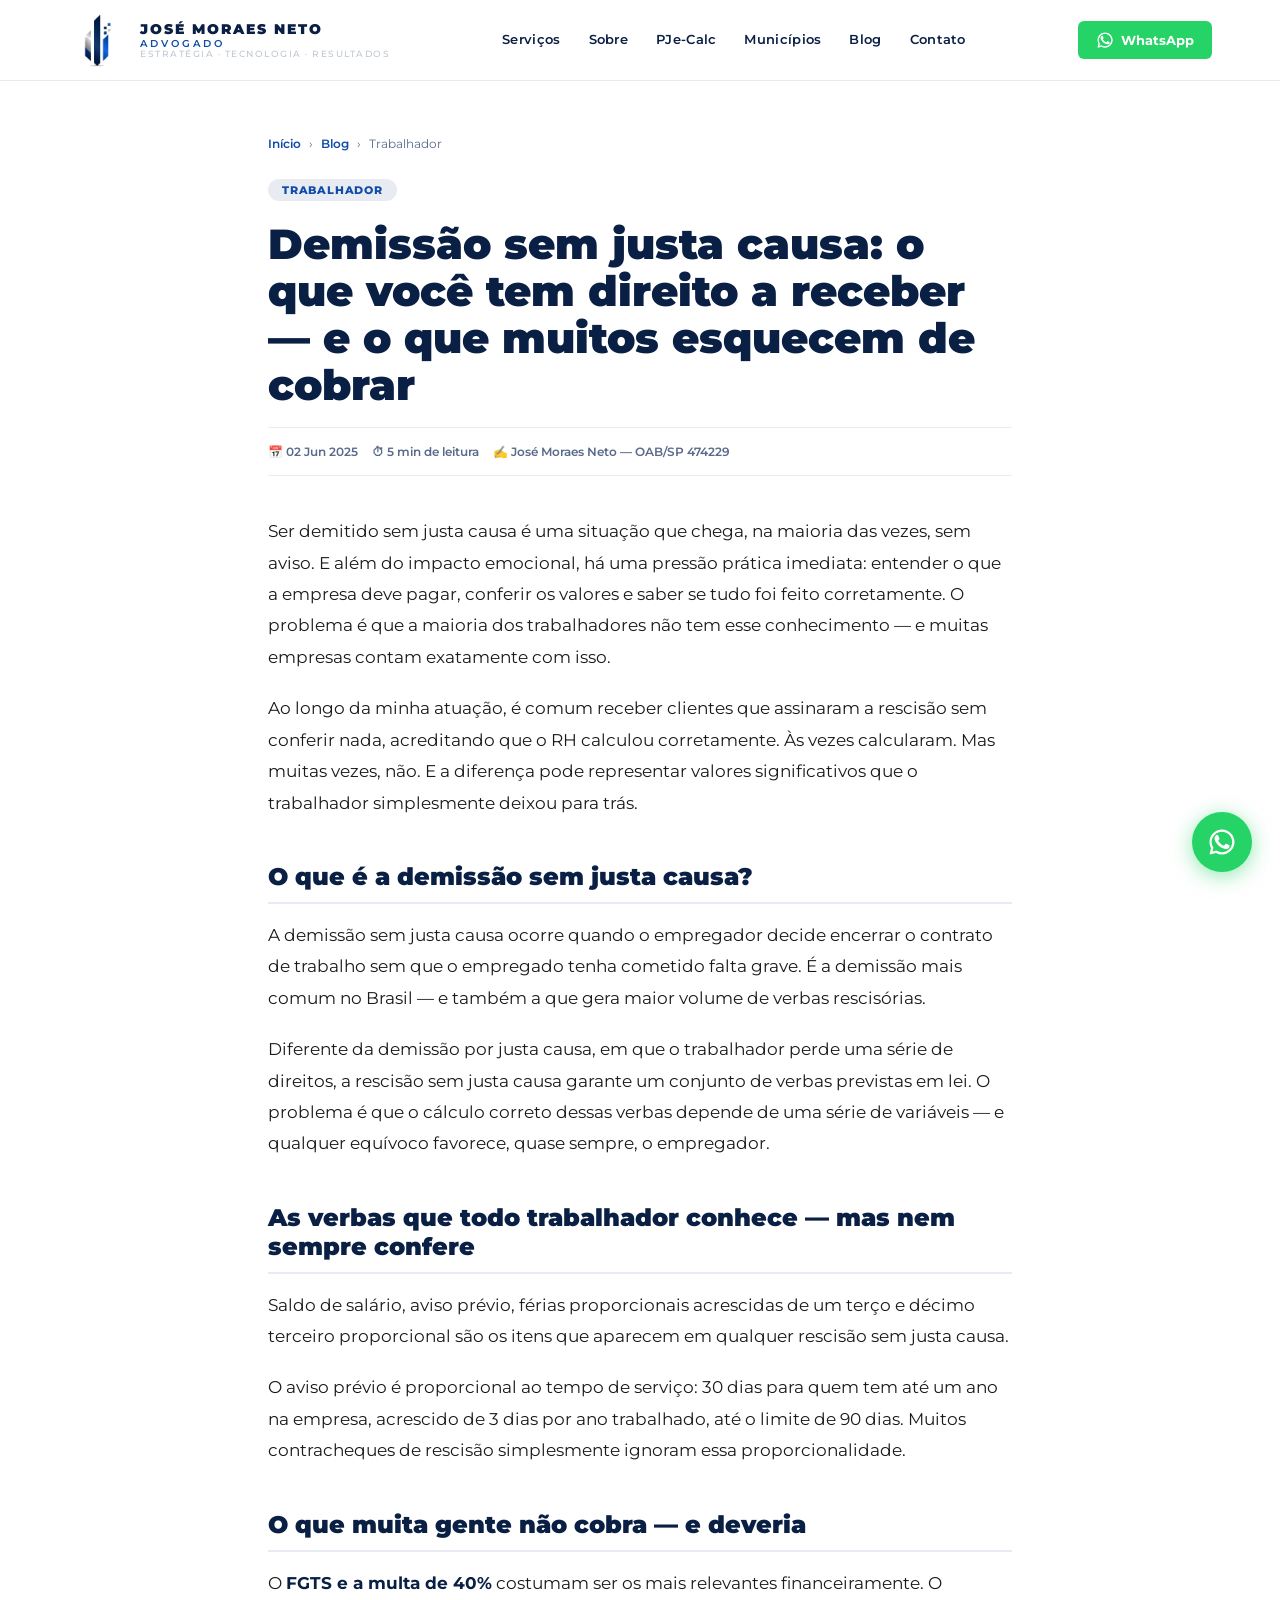
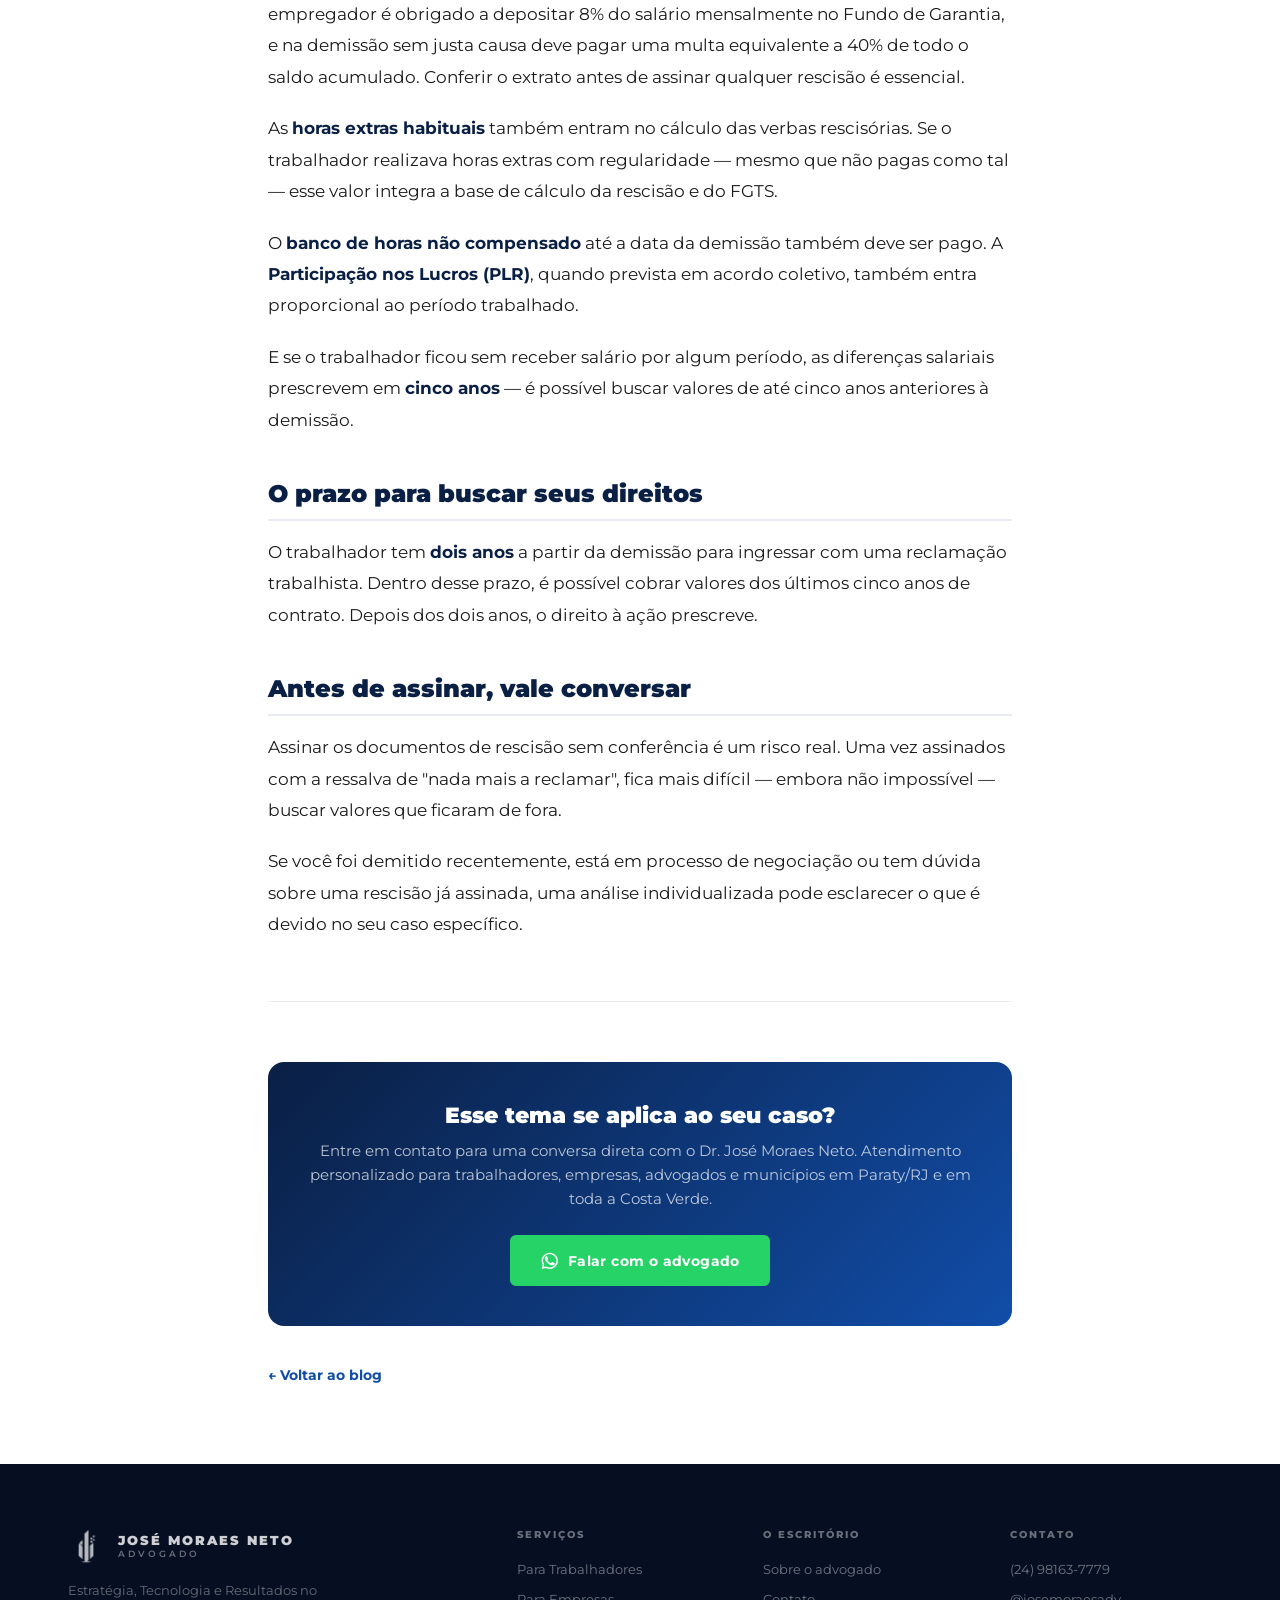
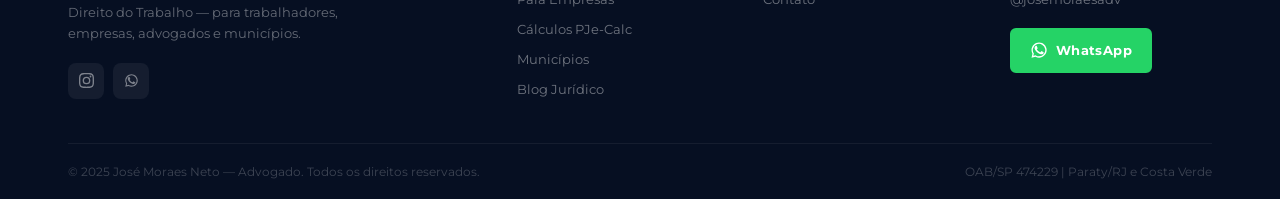
<file: blog/demissao-sem-justa-causa.html>
<!DOCTYPE html>
<html lang="pt-BR">
<head>
<meta charset="UTF-8">
<meta name="viewport" content="width=device-width, initial-scale=1.0, maximum-scale=5.0">
<title>Demissão sem justa causa: seus direitos | José Moraes</title>
<meta name="description" content="Aviso prévio, multa de 40%, férias e 13º: o que conferir na rescisão sem justa causa e as verbas que passam batido com frequência.">
<meta property="og:title" content="Demissão sem justa causa: seus direitos">
<meta property="og:type" content="article">
<meta property="og:url" content="https://josemoraes.adv.br/blog/demissao-sem-justa-causa.html">
<link rel="canonical" href="https://josemoraes.adv.br/blog/demissao-sem-justa-causa.html">
<meta property="og:description" content="Aviso prévio, multa de 40%, férias e 13º: o que conferir na rescisão sem justa causa e as verbas que passam batido com frequência.">
<meta property="og:image" content="https://josemoraes.adv.br/og-jose-moraes.jpg">
<meta property="og:site_name" content="José Moraes Neto — Advogado">
<meta property="og:locale" content="pt_BR">
<meta name="twitter:card" content="summary_large_image">
<meta name="twitter:title" content="Demissão sem justa causa: seus direitos">
<meta name="twitter:description" content="Aviso prévio, multa de 40%, férias e 13º: o que conferir na rescisão sem justa causa e as verbas que passam batido com frequência.">
<meta name="twitter:image" content="https://josemoraes.adv.br/og-jose-moraes.jpg">
<!-- Favicons -->
<link rel="icon" type="image/x-icon" href="/favicon.ico">
<link rel="icon" type="image/png" sizes="16x16" href="/favicon-16x16.png">
<link rel="icon" type="image/png" sizes="32x32" href="/favicon-32x32.png">
<link rel="apple-touch-icon" sizes="180x180" href="/apple-touch-icon.png">
<link rel="icon" type="image/png" sizes="192x192" href="/android-chrome-192x192.png">
<link rel="icon" type="image/png" sizes="512x512" href="/android-chrome-512x512.png">
<meta name="theme-color" content="#0A1F44">

<link rel="preconnect" href="https://fonts.googleapis.com">
<link rel="preconnect" href="https://fonts.gstatic.com" crossorigin>
<link href="https://fonts.googleapis.com/css2?family=Montserrat:wght@400;500;600;700;800;900&display=swap" rel="stylesheet">
<link rel="stylesheet" href="/css/blog.css">
<script type="application/ld+json">
{
  "@context": "https://schema.org",
  "@type": "BlogPosting",
  "headline": "Demissão sem justa causa: seus direitos",
  "description": "Aviso prévio, multa de 40%, férias e 13º: o que conferir na rescisão sem justa causa e as verbas que passam batido com frequência.",
  "articleSection": "Trabalhador",
  "inLanguage": "pt-BR",
  "mainEntityOfPage": {
    "@type": "WebPage",
    "@id": "https://josemoraes.adv.br/blog/demissao-sem-justa-causa.html",
    "primaryImageOfPage": {
      "@type": "ImageObject",
      "url": "https://josemoraes.adv.br/og-jose-moraes.jpg",
      "width": 1200,
      "height": 630
    }
  },
  "url": "https://josemoraes.adv.br/blog/demissao-sem-justa-causa.html",
  "image": {
    "@type": "ImageObject",
    "url": "https://josemoraes.adv.br/og-jose-moraes.jpg",
    "width": 1200,
    "height": 630
  },
  "author": {
    "@type": "Person",
    "name": "José de Moraes Neto",
    "url": "https://josemoraes.adv.br/#sobre"
  },
  "publisher": {
    "@type": "LegalService",
    "name": "José Moraes Advocacia",
    "url": "https://josemoraes.adv.br",
    "logo": {
      "@type": "ImageObject",
      "url": "https://josemoraes.adv.br/android-chrome-512x512.png",
      "width": 512,
      "height": 512
    }
  }
}
</script>
</head>
<body>
<svg xmlns="http://www.w3.org/2000/svg" style="display:none">
  <!-- WhatsApp -->
  <symbol id="ico-wa" viewBox="0 0 24 24">
    <path d="M17.472 14.382c-.297-.149-1.758-.867-2.03-.967-.273-.099-.471-.148-.67.15-.197.297-.767.966-.94 1.164-.173.199-.347.223-.644.075-.297-.15-1.255-.463-2.39-1.475-.883-.788-1.48-1.761-1.653-2.059-.173-.297-.018-.458.13-.606.134-.133.298-.347.446-.52.149-.174.198-.298.298-.497.099-.198.05-.371-.025-.52-.075-.149-.669-1.612-.916-2.207-.242-.579-.487-.5-.669-.51-.173-.008-.371-.01-.57-.01-.198 0-.52.074-.792.372-.272.297-1.04 1.016-1.04 2.479 0 1.462 1.065 2.875 1.213 3.074.149.198 2.096 3.2 5.077 4.487.709.306 1.262.489 1.694.625.712.227 1.36.195 1.871.118.571-.085 1.758-.719 2.006-1.413.248-.694.248-1.289.173-1.413-.074-.124-.272-.198-.57-.347z"/>
    <path d="M12.004 2C6.477 2 2 6.477 2 12.004c0 1.773.463 3.438 1.27 4.885L2 22l5.236-1.253A9.959 9.959 0 0012.004 22C17.527 22 22 17.527 22 12.004 22 6.477 17.527 2 12.004 2zm0 18.198a8.178 8.178 0 01-4.215-1.166l-.301-.18-3.104.742.78-2.97-.197-.309A8.198 8.198 0 1112.004 20.2z"/>
  </symbol>
  <!-- Instagram -->
  <symbol id="ico-ig" viewBox="0 0 24 24">
    <path d="M12 2.163c3.204 0 3.584.012 4.85.07 3.252.148 4.771 1.691 4.919 4.919.058 1.265.069 1.645.069 4.849 0 3.205-.012 3.584-.069 4.849-.149 3.225-1.664 4.771-4.919 4.919-1.266.058-1.644.07-4.85.07-3.204 0-3.584-.012-4.849-.07-3.26-.149-4.771-1.699-4.919-4.92-.058-1.265-.07-1.644-.07-4.849 0-3.204.013-3.583.07-4.849.149-3.227 1.664-4.771 4.919-4.919 1.266-.057 1.645-.069 4.849-.069zM12 0C8.741 0 8.333.014 7.053.072 2.695.272.273 2.69.073 7.052.014 8.333 0 8.741 0 12c0 3.259.014 3.668.072 4.948.2 4.358 2.618 6.78 6.98 6.98C8.333 23.986 8.741 24 12 24c3.259 0 3.668-.014 4.948-.072 4.354-.2 6.782-2.618 6.979-6.98.059-1.28.073-1.689.073-4.948 0-3.259-.014-3.667-.072-4.947-.196-4.354-2.617-6.78-6.979-6.98C15.668.014 15.259 0 12 0zm0 5.838a6.162 6.162 0 100 12.324 6.162 6.162 0 000-12.324zM12 16a4 4 0 110-8 4 4 0 010 8zm6.406-11.845a1.44 1.44 0 100 2.881 1.44 1.44 0 000-2.881z"/>
  </symbol>
  <!-- Location pin -->
  <symbol id="ico-loc" viewBox="0 0 24 24">
    <path d="M12 2C8.13 2 5 5.13 5 9c0 5.25 7 13 7 13s7-7.75 7-13c0-3.87-3.13-7-7-7zm0 9.5a2.5 2.5 0 110-5 2.5 2.5 0 010 5z"/>
  </symbol>
  <!-- Scale (justice) -->
  <symbol id="ico-scale" viewBox="0 0 24 24">
    <path d="M12 3L2 8v1h20V8L12 3zm-7 7L2 17h6l-3-7zm14 0l-3 7h6l-3-7zM11 18v2H7v1h10v-1h-4v-2h4.5A5.5 5.5 0 0022 12H2a5.5 5.5 0 004.5 6H11z"/>
    <path d="M12 3L2 8v1h20V8L12 3zm0 2.24L18.76 8H5.24L12 5.24zM2 16l3-7-3 7zm19-7l-3 7 3-7z"/>
    <!-- simpler paths -->
    <rect x="11" y="3" width="2" height="15" rx="1"/>
    <path d="M6 9l-4 7h8L6 9zm12 0l-4 7h8l-4-7zM4 20h16v1.5H4z"/>
  </symbol>
  <!-- Briefcase -->
  <symbol id="ico-brief" viewBox="0 0 24 24">
    <path d="M20 7h-4V5c0-1.1-.9-2-2-2h-4c-1.1 0-2 .9-2 2v2H4c-1.1 0-2 .9-2 2v11c0 1.1.9 2 2 2h16c1.1 0 2-.9 2-2V9c0-1.1-.9-2-2-2zm-8-2h4v2h-4V5zm8 13H4V9h16v9zM11 14H6v-2h5v2zm7 0h-5v-2h5v2z"/>
    <rect x="9" y="13" width="6" height="2" rx="1"/>
    <path d="M9 5V5c0-.55.45-1 1-1h4c.55 0 1 .45 1 1v2H9V5z"/>
  </symbol>
  <!-- Arrow right -->
  <symbol id="ico-arrow-r" viewBox="0 0 24 24">
    <path d="M8.59 16.59L13.17 12 8.59 7.41 10 6l6 6-6 6z"/>
  </symbol>
  <!-- Arrows left-right -->
  <symbol id="ico-arrows-lr" viewBox="0 0 24 24">
    <path d="M6.99 11L3 15l3.99 4v-3H14v-2H6.99v-3zM21 9l-3.99-4v3H10v2h7.01v3L21 9z"/>
  </symbol>
  <!-- Calculator -->
  <symbol id="ico-calc" viewBox="0 0 24 24">
    <path d="M19 3H5c-1.1 0-2 .9-2 2v14c0 1.1.9 2 2 2h14c1.1 0 2-.9 2-2V5c0-1.1-.9-2-2-2zm-7 3h5v2h-5V6zM7 6h3v2H7V6zm11 4H6v2h5v2H6v2h5v2H6v2h5v-2h2v2h2v-2h2v-2h-2v-2h2v-2h-2v-2h-2V6h-1v2H7v2h5V10h5v2z"/>
    <rect x="6" y="6" width="12" height="3" rx="1" fill="none"/>
    <path d="M6 5h12a1 1 0 011 1v3a1 1 0 01-1 1H6a1 1 0 01-1-1V6a1 1 0 011-1zm0 5h3v2H6v-2zm5 0h3v2h-3v-2zm5 0h2v2h-2v-2zM6 12h3v2H6v-2zm5 0h3v2h-3v-2zm5 0h2v4h-2v-4zM6 15h3v2H6v-2zm5 0h3v2h-3v-2z"/>
  </symbol>
  <!-- User tie -->
  <symbol id="ico-user" viewBox="0 0 24 24">
    <path d="M12 2a5 5 0 100 10A5 5 0 0012 2zm0 8a3 3 0 110-6 3 3 0 010 6zm9 11v-1c0-3.87-3.13-7-7-7h-4c-3.87 0-7 3.13-7 7v1h2v-1c0-2.76 2.24-5 5-5h4c2.76 0 5 2.24 5 5v1h2z"/>
    <path d="M12 13l-1.5 2.5 1.5 6 1.5-6L12 13z"/>
  </symbol>
  <!-- File/Invoice -->
  <symbol id="ico-file" viewBox="0 0 24 24">
    <path d="M14 2H6c-1.1 0-2 .9-2 2v16c0 1.1.9 2 2 2h12c1.1 0 2-.9 2-2V8l-6-6zm4 18H6V4h7v5h5v11zM8 15h8v2H8zm0-4h8v2H8z"/>
  </symbol>
  <!-- Magnifying glass -->
  <symbol id="ico-search" viewBox="0 0 24 24">
    <path d="M15.5 14h-.79l-.28-.27A6.471 6.471 0 0016 9.5 6.5 6.5 0 109.5 16c1.61 0 3.09-.59 4.23-1.57l.27.28v.79l5 4.99L20.49 19l-4.99-5zm-6 0C7.01 14 5 11.99 5 9.5S7.01 5 9.5 5 14 7.01 14 9.5 11.99 14 9.5 14z"/>
    <path d="M12 10h-2v2H9v-2H7V9h2V7h1v2h2v1z"/>
  </symbol>
  <!-- Pen/edit -->
  <symbol id="ico-pen" viewBox="0 0 24 24">
    <path d="M3 17.25V21h3.75L17.81 9.94l-3.75-3.75L3 17.25zM20.71 7.04a1 1 0 000-1.41l-2.34-2.34a1 1 0 00-1.41 0l-1.83 1.83 3.75 3.75 1.83-1.83z"/>
  </symbol>
  <!-- Clock -->
  <symbol id="ico-clock" viewBox="0 0 24 24">
    <path d="M12 2C6.48 2 2 6.48 2 12s4.48 10 10 10 10-4.48 10-10S17.52 2 12 2zm0 18c-4.41 0-8-3.59-8-8s3.59-8 8-8 8 3.59 8 8-3.59 8-8 8zm.5-13H11v6l5.25 3.15.75-1.23-4.5-2.67V7z"/>
  </symbol>
</svg>

<!-- HEADER -->
<header id="header">
  <div class="container">
    <div class="hdr">
      <a href="/" class="logo">
        <img src="/logo.png" alt="José Moraes Neto Advogado" class="logo-img" width="300" height="294">
        <div class="logo-txt">
          <span class="logo-name">José Moraes Neto</span>
          <span class="logo-role">Advogado</span>
          <span class="logo-slogan">Estratégia · Tecnologia · Resultados</span>
        </div>
      </a>
      <nav>
        <a href="/#servicos">Serviços</a>
        <a href="/#sobre">Sobre</a>
        <a href="/#pjecalc">PJe-Calc</a>
        <a href="/#municipios">Municípios</a>
        <a href="/#blog">Blog</a>
        <a href="/#contato">Contato</a>
      </nav>
      <div style="display:flex;align-items:center;gap:12px">
        <a href="https://wa.me/5524981637779" target="_blank" class="hdr-wa">
          <svg class="ico ico-lg" fill="currentColor" viewBox="0 0 24 24"><path d="M17.472 14.382c-.297-.149-1.758-.867-2.03-.967-.273-.099-.471-.148-.67.15-.197.297-.767.966-.94 1.164-.173.199-.347.223-.644.075-.297-.15-1.255-.463-2.39-1.475-.883-.788-1.48-1.761-1.653-2.059-.173-.297-.018-.458.13-.606.134-.133.298-.347.446-.52.149-.174.198-.298.298-.497.099-.198.05-.371-.025-.52-.075-.149-.669-1.612-.916-2.207-.242-.579-.487-.5-.669-.51-.173-.008-.371-.01-.57-.01-.198 0-.52.074-.792.372-.272.297-1.04 1.016-1.04 2.479 0 1.462 1.065 2.875 1.213 3.074.149.198 2.096 3.2 5.077 4.487.709.306 1.262.489 1.694.625.712.227 1.36.195 1.871.118.571-.085 1.758-.719 2.006-1.413.248-.694.248-1.289.173-1.413-.074-.124-.272-.198-.57-.347z"/><path d="M12.004 2C6.477 2 2 6.477 2 12.004c0 1.773.463 3.438 1.27 4.885L2 22l5.236-1.253A9.959 9.959 0 0012.004 22C17.527 22 22 17.527 22 12.004 22 6.477 17.527 2 12.004 2zm0 18.198a8.178 8.178 0 01-4.215-1.166l-.301-.18-3.104.742.78-2.97-.197-.309A8.198 8.198 0 1112.004 20.2z"/></svg>
          WhatsApp
        </a>
        <button class="burger" id="burgerBtn" aria-label="Menu">
          <span></span><span></span><span></span>
        </button>
      </div>
    </div>
  </div>
</header>

<!-- MOBILE NAV -->
<div class="mob-nav" id="mobNav">
  <a href="/#servicos" class="mob-link">Serviços</a>
  <a href="/#sobre" class="mob-link">Sobre</a>
  <a href="/#pjecalc" class="mob-link">PJe-Calc</a>
  <a href="/#municipios" class="mob-link">Municípios</a>
  <a href="/#blog" class="mob-link">Blog</a>
  <a href="/#contato" class="mob-link">Contato</a>
  <a href="https://wa.me/5524981637779" target="_blank" class="mob-wa">Falar pelo WhatsApp</a>
</div>

<!-- POST -->
<div class="post-wrap" style="margin-top:80px">

  <div class="post-breadcrumb">
    <a href="/">Início</a>
    <span>›</span>
    <a href="/#blog">Blog</a>
    <span>›</span>
    <span>Trabalhador</span>
  </div>

  <span class="post-cat">Trabalhador</span>
  <h1 class="post-title-h">Demissão sem justa causa: o que você tem direito a receber — e o que muitos esquecem de cobrar</h1>

  <div class="post-meta">
    <div class="post-meta-item">📅 02 Jun 2025</div>
    <div class="post-meta-item">⏱ 5 min de leitura</div>
    <div class="post-meta-item">✍️ José Moraes Neto — OAB/SP 474229</div>
  </div>

  <div class="post-body-content">
<p>Ser demitido sem justa causa é uma situação que chega, na maioria das vezes, sem aviso. E além do impacto emocional, há uma pressão prática imediata: entender o que a empresa deve pagar, conferir os valores e saber se tudo foi feito corretamente. O problema é que a maioria dos trabalhadores não tem esse conhecimento — e muitas empresas contam exatamente com isso.</p>
<p>Ao longo da minha atuação, é comum receber clientes que assinaram a rescisão sem conferir nada, acreditando que o RH calculou corretamente. Às vezes calcularam. Mas muitas vezes, não. E a diferença pode representar valores significativos que o trabalhador simplesmente deixou para trás.</p>
<h2>O que é a demissão sem justa causa?</h2>
<p>A demissão sem justa causa ocorre quando o empregador decide encerrar o contrato de trabalho sem que o empregado tenha cometido falta grave. É a demissão mais comum no Brasil — e também a que gera maior volume de verbas rescisórias.</p>
<p>Diferente da demissão por justa causa, em que o trabalhador perde uma série de direitos, a rescisão sem justa causa garante um conjunto de verbas previstas em lei. O problema é que o cálculo correto dessas verbas depende de uma série de variáveis — e qualquer equívoco favorece, quase sempre, o empregador.</p>
<h2>As verbas que todo trabalhador conhece — mas nem sempre confere</h2>
<p>Saldo de salário, aviso prévio, férias proporcionais acrescidas de um terço e décimo terceiro proporcional são os itens que aparecem em qualquer rescisão sem justa causa.</p>
<p>O aviso prévio é proporcional ao tempo de serviço: 30 dias para quem tem até um ano na empresa, acrescido de 3 dias por ano trabalhado, até o limite de 90 dias. Muitos contracheques de rescisão simplesmente ignoram essa proporcionalidade.</p>
<h2>O que muita gente não cobra — e deveria</h2>
<p>O <strong>FGTS e a multa de 40%</strong> costumam ser os mais relevantes financeiramente. O empregador é obrigado a depositar 8% do salário mensalmente no Fundo de Garantia, e na demissão sem justa causa deve pagar uma multa equivalente a 40% de todo o saldo acumulado. Conferir o extrato antes de assinar qualquer rescisão é essencial.</p>
<p>As <strong>horas extras habituais</strong> também entram no cálculo das verbas rescisórias. Se o trabalhador realizava horas extras com regularidade — mesmo que não pagas como tal — esse valor integra a base de cálculo da rescisão e do FGTS.</p>
<p>O <strong>banco de horas não compensado</strong> até a data da demissão também deve ser pago. A <strong>Participação nos Lucros (PLR)</strong>, quando prevista em acordo coletivo, também entra proporcional ao período trabalhado.</p>
<p>E se o trabalhador ficou sem receber salário por algum período, as diferenças salariais prescrevem em <strong>cinco anos</strong> — é possível buscar valores de até cinco anos anteriores à demissão.</p>
<h2>O prazo para buscar seus direitos</h2>
<p>O trabalhador tem <strong>dois anos</strong> a partir da demissão para ingressar com uma reclamação trabalhista. Dentro desse prazo, é possível cobrar valores dos últimos cinco anos de contrato. Depois dos dois anos, o direito à ação prescreve.</p>
<h2>Antes de assinar, vale conversar</h2>
<p>Assinar os documentos de rescisão sem conferência é um risco real. Uma vez assinados com a ressalva de "nada mais a reclamar", fica mais difícil — embora não impossível — buscar valores que ficaram de fora.</p>
<p>Se você foi demitido recentemente, está em processo de negociação ou tem dúvida sobre uma rescisão já assinada, uma análise individualizada pode esclarecer o que é devido no seu caso específico.</p>
  </div>

  <div class="post-divider"></div>

  <!-- CTA -->
  <div class="post-cta">
    <div class="post-cta-title">Esse tema se aplica ao seu caso?</div>
    <p class="post-cta-text">Entre em contato para uma conversa direta com o Dr. José Moraes Neto. Atendimento personalizado para trabalhadores, empresas, advogados e municípios em Paraty/RJ e em toda a Costa Verde.</p>
    <a href="https://wa.me/5524981637779?text=Olá%2C+li+o+artigo+sobre+demissao+sem+justa+causa+e+quero+conversar" target="_blank" class="btn btn-wa" style="display:inline-flex">
      <svg class="ico ico-lg" fill="currentColor" viewBox="0 0 24 24"><path d="M17.472 14.382c-.297-.149-1.758-.867-2.03-.967-.273-.099-.471-.148-.67.15-.197.297-.767.966-.94 1.164-.173.199-.347.223-.644.075-.297-.15-1.255-.463-2.39-1.475-.883-.788-1.48-1.761-1.653-2.059-.173-.297-.018-.458.13-.606.134-.133.298-.347.446-.52.149-.174.198-.298.298-.497.099-.198.05-.371-.025-.52-.075-.149-.669-1.612-.916-2.207-.242-.579-.487-.5-.669-.51-.173-.008-.371-.01-.57-.01-.198 0-.52.074-.792.372-.272.297-1.04 1.016-1.04 2.479 0 1.462 1.065 2.875 1.213 3.074.149.198 2.096 3.2 5.077 4.487.709.306 1.262.489 1.694.625.712.227 1.36.195 1.871.118.571-.085 1.758-.719 2.006-1.413.248-.694.248-1.289.173-1.413-.074-.124-.272-.198-.57-.347z"/><path d="M12.004 2C6.477 2 2 6.477 2 12.004c0 1.773.463 3.438 1.27 4.885L2 22l5.236-1.253A9.959 9.959 0 0012.004 22C17.527 22 22 17.527 22 12.004 22 6.477 17.527 2 12.004 2zm0 18.198a8.178 8.178 0 01-4.215-1.166l-.301-.18-3.104.742.78-2.97-.197-.309A8.198 8.198 0 1112.004 20.2z"/></svg>
      Falar com o advogado
    </a>
  </div>

  <a href="/#blog" class="post-back">← Voltar ao blog</a>

</div>

<!-- FOOTER -->
<footer>
  <div class="container">
    <div class="footer-top">
      <div class="footer-brand">
        <a href="/" class="logo" style="margin-bottom:0">
          <img src="/logo.png" alt="José Moraes Neto" class="logo-img" style="height:36px;width:auto;filter:brightness(0) invert(1);opacity:0.7" width="300" height="294" loading="lazy" decoding="async">
          <div class="logo-txt">
            <span class="logo-name-ft">José Moraes Neto</span>
            <span class="logo-role-ft">Advogado</span>
          </div>
        </a>
        <p class="ft-slogan">Estratégia, Tecnologia e Resultados no Direito do Trabalho — para trabalhadores, empresas, advogados e municípios.</p>
        <div class="ft-social">
          <a href="https://instagram.com/josemoraesadv" target="_blank" class="ft-soc"><svg class="ico" fill="currentColor" viewBox="0 0 24 24"><path d="M12 2.163c3.204 0 3.584.012 4.85.07 3.252.148 4.771 1.691 4.919 4.919.058 1.265.069 1.645.069 4.849 0 3.205-.012 3.584-.069 4.849-.149 3.225-1.664 4.771-4.919 4.919-1.266.058-1.644.07-4.85.07-3.204 0-3.584-.012-4.849-.07-3.26-.149-4.771-1.699-4.919-4.92-.058-1.265-.07-1.644-.07-4.849 0-3.204.013-3.583.07-4.849.149-3.227 1.664-4.771 4.919-4.919 1.266-.057 1.645-.069 4.849-.069zM12 0C8.741 0 8.333.014 7.053.072 2.695.272.273 2.69.073 7.052.014 8.333 0 8.741 0 12c0 3.259.014 3.668.072 4.948.2 4.358 2.618 6.78 6.98 6.98C8.333 23.986 8.741 24 12 24c3.259 0 3.668-.014 4.948-.072 4.354-.2 6.782-2.618 6.979-6.98.059-1.28.073-1.689.073-4.948 0-3.259-.014-3.667-.072-4.947-.196-4.354-2.617-6.78-6.979-6.98C15.668.014 15.259 0 12 0zm0 5.838a6.162 6.162 0 100 12.324 6.162 6.162 0 000-12.324zM12 16a4 4 0 110-8 4 4 0 010 8zm6.406-11.845a1.44 1.44 0 100 2.881 1.44 1.44 0 000-2.881z"/></svg></a>
          <a href="https://wa.me/5524981637779" target="_blank" class="ft-soc"><svg class="ico" fill="currentColor" viewBox="0 0 24 24"><path d="M17.472 14.382c-.297-.149-1.758-.867-2.03-.967-.273-.099-.471-.148-.67.15-.197.297-.767.966-.94 1.164-.173.199-.347.223-.644.075-.297-.15-1.255-.463-2.39-1.475-.883-.788-1.48-1.761-1.653-2.059-.173-.297-.018-.458.13-.606.134-.133.298-.347.446-.52.149-.174.198-.298.298-.497.099-.198.05-.371-.025-.52-.075-.149-.669-1.612-.916-2.207-.242-.579-.487-.5-.669-.51-.173-.008-.371-.01-.57-.01-.198 0-.52.074-.792.372-.272.297-1.04 1.016-1.04 2.479 0 1.462 1.065 2.875 1.213 3.074.149.198 2.096 3.2 5.077 4.487.709.306 1.262.489 1.694.625.712.227 1.36.195 1.871.118.571-.085 1.758-.719 2.006-1.413.248-.694.248-1.289.173-1.413-.074-.124-.272-.198-.57-.347z"/><path d="M12.004 2C6.477 2 2 6.477 2 12.004c0 1.773.463 3.438 1.27 4.885L2 22l5.236-1.253A9.959 9.959 0 0012.004 22C17.527 22 22 17.527 22 12.004 22 6.477 17.527 2 12.004 2zm0 18.198a8.178 8.178 0 01-4.215-1.166l-.301-.18-3.104.742.78-2.97-.197-.309A8.198 8.198 0 1112.004 20.2z"/></svg></a>
        </div>
      </div>
      <div>
        <div class="ft-col-t">Serviços</div>
        <ul class="ft-links">
          <li><a href="/#servicos">Para Trabalhadores</a></li>
          <li><a href="/#servicos">Para Empresas</a></li>
          <li><a href="/#pjecalc">Cálculos PJe-Calc</a></li>
          <li><a href="/#municipios">Municípios</a></li>
          <li><a href="/#blog">Blog Jurídico</a></li>
        </ul>
      </div>
      <div>
        <div class="ft-col-t">O Escritório</div>
        <ul class="ft-links">
          <li><a href="/#sobre">Sobre o advogado</a></li>
          <li><a href="/#contato">Contato</a></li>
        </ul>
      </div>
      <div>
        <div class="ft-col-t">Contato</div>
        <ul class="ft-links">
          <li><a href="https://wa.me/5524981637779" target="_blank">(24) 98163-7779</a></li>
          <li><a href="https://instagram.com/josemoraesadv" target="_blank">@josemoraesadv</a></li>
        </ul>
        <div style="margin-top:20px">
          <a href="https://wa.me/5524981637779" target="_blank" class="btn btn-wa" style="padding:11px 18px;font-size:13px;display:inline-flex">
            <svg class="ico ico-lg" fill="currentColor" viewBox="0 0 24 24"><path d="M17.472 14.382c-.297-.149-1.758-.867-2.03-.967-.273-.099-.471-.148-.67.15-.197.297-.767.966-.94 1.164-.173.199-.347.223-.644.075-.297-.15-1.255-.463-2.39-1.475-.883-.788-1.48-1.761-1.653-2.059-.173-.297-.018-.458.13-.606.134-.133.298-.347.446-.52.149-.174.198-.298.298-.497.099-.198.05-.371-.025-.52-.075-.149-.669-1.612-.916-2.207-.242-.579-.487-.5-.669-.51-.173-.008-.371-.01-.57-.01-.198 0-.52.074-.792.372-.272.297-1.04 1.016-1.04 2.479 0 1.462 1.065 2.875 1.213 3.074.149.198 2.096 3.2 5.077 4.487.709.306 1.262.489 1.694.625.712.227 1.36.195 1.871.118.571-.085 1.758-.719 2.006-1.413.248-.694.248-1.289.173-1.413-.074-.124-.272-.198-.57-.347z"/><path d="M12.004 2C6.477 2 2 6.477 2 12.004c0 1.773.463 3.438 1.27 4.885L2 22l5.236-1.253A9.959 9.959 0 0012.004 22C17.527 22 22 17.527 22 12.004 22 6.477 17.527 2 12.004 2zm0 18.198a8.178 8.178 0 01-4.215-1.166l-.301-.18-3.104.742.78-2.97-.197-.309A8.198 8.198 0 1112.004 20.2z"/></svg>
            WhatsApp
          </a>
        </div>
      </div>
    </div>
    <div class="footer-bottom">
      <span class="ft-copy">© 2025 José Moraes Neto — Advogado. Todos os direitos reservados.</span>
      <span class="ft-oab">OAB/SP 474229 | Paraty/RJ e Costa Verde</span>
    </div>
  </div>
</footer>

<!-- WHATSAPP FLOAT -->
<a href="https://wa.me/5524981637779?text=Olá%2C+vim+pelo+blog+e+quero+conversar" target="_blank" class="wa-float">
  <span class="wa-tip">Falar pelo WhatsApp</span>
  <span class="wa-label">Consulta pelo WhatsApp</span>
  <svg class="wa-ico" style="width:30px;height:30px;fill:white" viewBox="0 0 24 24"><path d="M17.472 14.382c-.297-.149-1.758-.867-2.03-.967-.273-.099-.471-.148-.67.15-.197.297-.767.966-.94 1.164-.173.199-.347.223-.644.075-.297-.15-1.255-.463-2.39-1.475-.883-.788-1.48-1.761-1.653-2.059-.173-.297-.018-.458.13-.606.134-.133.298-.347.446-.52.149-.174.198-.298.298-.497.099-.198.05-.371-.025-.52-.075-.149-.669-1.612-.916-2.207-.242-.579-.487-.5-.669-.51-.173-.008-.371-.01-.57-.01-.198 0-.52.074-.792.372-.272.297-1.04 1.016-1.04 2.479 0 1.462 1.065 2.875 1.213 3.074.149.198 2.096 3.2 5.077 4.487.709.306 1.262.489 1.694.625.712.227 1.36.195 1.871.118.571-.085 1.758-.719 2.006-1.413.248-.694.248-1.289.173-1.413-.074-.124-.272-.198-.57-.347z"/><path d="M12.004 2C6.477 2 2 6.477 2 12.004c0 1.773.463 3.438 1.27 4.885L2 22l5.236-1.253A9.959 9.959 0 0012.004 22C17.527 22 22 17.527 22 12.004 22 6.477 17.527 2 12.004 2zm0 18.198a8.178 8.178 0 01-4.215-1.166l-.301-.18-3.104.742.78-2.97-.197-.309A8.198 8.198 0 1112.004 20.2z"/></svg>
</a>

<script>
const hdr=document.getElementById('header');
window.addEventListener('scroll',()=>hdr.classList.toggle('scrolled',window.scrollY>20));
const burger=document.getElementById('burgerBtn');
const mobNav=document.getElementById('mobNav');
burger.addEventListener('click',()=>mobNav.classList.toggle('open'));
document.querySelectorAll('.mob-link,.mob-wa').forEach(l=>l.addEventListener('click',()=>mobNav.classList.remove('open')));
</script>
</body>
</html>
</file>
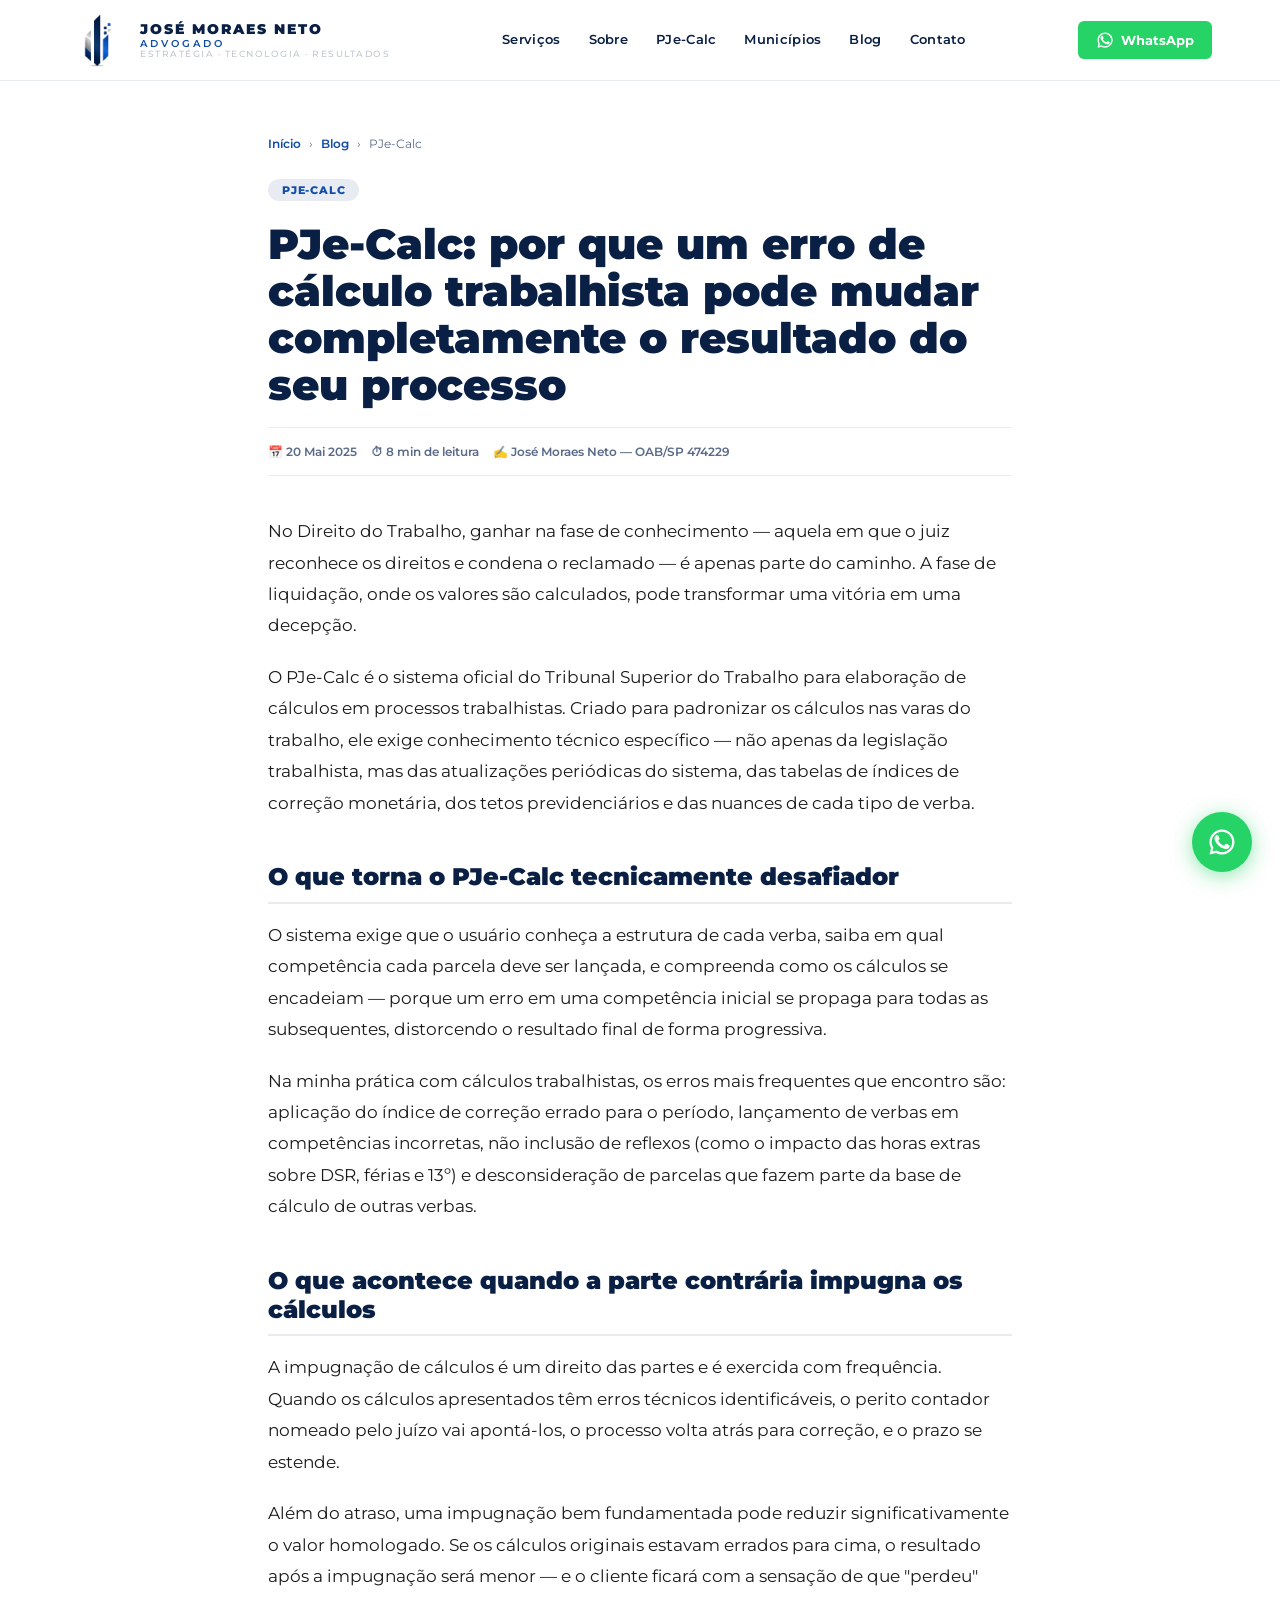
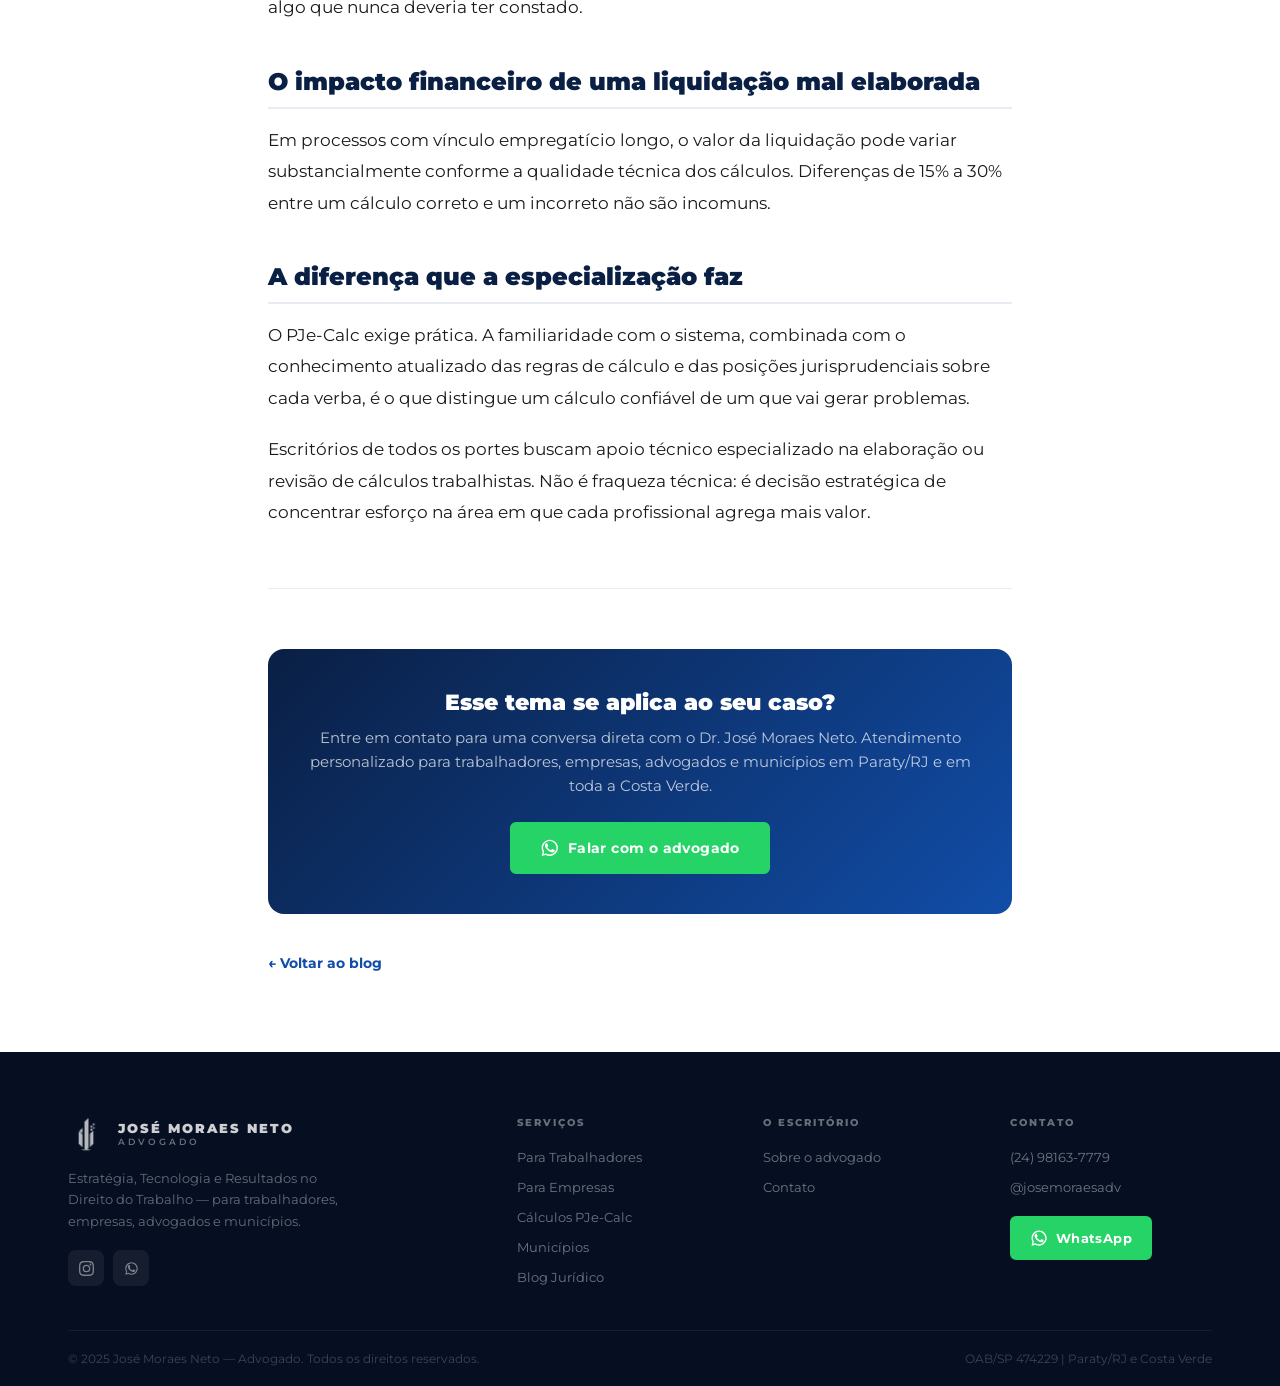
<file: blog/pje-calc-erro-calculo-resultado.html>
<!DOCTYPE html>
<html lang="pt-BR">
<head>
<meta charset="UTF-8">
<meta name="viewport" content="width=device-width, initial-scale=1.0, maximum-scale=5.0">
<title>PJe-Calc: erro de cálculo muda o resultado | José Moraes</title>
<meta name="description" content="Como um erro na liquidação de sentença altera o valor do processo, o que a impugnação pode mudar e por que a conta exige revisão técnica.">
<meta property="og:title" content="PJe-Calc: erro de cálculo muda o resultado">
<meta property="og:type" content="article">
<meta property="og:url" content="https://josemoraes.adv.br/blog/pje-calc-erro-calculo-resultado.html">
<link rel="canonical" href="https://josemoraes.adv.br/blog/pje-calc-erro-calculo-resultado.html">
<meta property="og:description" content="Como um erro na liquidação de sentença altera o valor do processo, o que a impugnação pode mudar e por que a conta exige revisão técnica.">
<meta property="og:image" content="https://josemoraes.adv.br/og-jose-moraes.jpg">
<meta property="og:site_name" content="José Moraes Neto — Advogado">
<meta property="og:locale" content="pt_BR">
<meta name="twitter:card" content="summary_large_image">
<meta name="twitter:title" content="PJe-Calc: erro de cálculo muda o resultado">
<meta name="twitter:description" content="Como um erro na liquidação de sentença altera o valor do processo, o que a impugnação pode mudar e por que a conta exige revisão técnica.">
<meta name="twitter:image" content="https://josemoraes.adv.br/og-jose-moraes.jpg">
<!-- Favicons -->
<link rel="icon" type="image/x-icon" href="/favicon.ico">
<link rel="icon" type="image/png" sizes="16x16" href="/favicon-16x16.png">
<link rel="icon" type="image/png" sizes="32x32" href="/favicon-32x32.png">
<link rel="apple-touch-icon" sizes="180x180" href="/apple-touch-icon.png">
<link rel="icon" type="image/png" sizes="192x192" href="/android-chrome-192x192.png">
<link rel="icon" type="image/png" sizes="512x512" href="/android-chrome-512x512.png">
<meta name="theme-color" content="#0A1F44">

<link rel="preconnect" href="https://fonts.googleapis.com">
<link rel="preconnect" href="https://fonts.gstatic.com" crossorigin>
<link href="https://fonts.googleapis.com/css2?family=Montserrat:wght@400;500;600;700;800;900&display=swap" rel="stylesheet">
<link rel="stylesheet" href="/css/blog.css">
<script type="application/ld+json">
{
  "@context": "https://schema.org",
  "@type": "BlogPosting",
  "headline": "PJe-Calc: erro de cálculo muda o resultado",
  "description": "Como um erro na liquidação de sentença altera o valor do processo, o que a impugnação pode mudar e por que a conta exige revisão técnica.",
  "articleSection": "PJe-Calc",
  "inLanguage": "pt-BR",
  "mainEntityOfPage": {
    "@type": "WebPage",
    "@id": "https://josemoraes.adv.br/blog/pje-calc-erro-calculo-resultado.html",
    "primaryImageOfPage": {
      "@type": "ImageObject",
      "url": "https://josemoraes.adv.br/og-jose-moraes.jpg",
      "width": 1200,
      "height": 630
    }
  },
  "url": "https://josemoraes.adv.br/blog/pje-calc-erro-calculo-resultado.html",
  "image": {
    "@type": "ImageObject",
    "url": "https://josemoraes.adv.br/og-jose-moraes.jpg",
    "width": 1200,
    "height": 630
  },
  "author": {
    "@type": "Person",
    "name": "José de Moraes Neto",
    "url": "https://josemoraes.adv.br/#sobre"
  },
  "publisher": {
    "@type": "LegalService",
    "name": "José Moraes Advocacia",
    "url": "https://josemoraes.adv.br",
    "logo": {
      "@type": "ImageObject",
      "url": "https://josemoraes.adv.br/android-chrome-512x512.png",
      "width": 512,
      "height": 512
    }
  }
}
</script>
</head>
<body>
<svg xmlns="http://www.w3.org/2000/svg" style="display:none">
  <!-- WhatsApp -->
  <symbol id="ico-wa" viewBox="0 0 24 24">
    <path d="M17.472 14.382c-.297-.149-1.758-.867-2.03-.967-.273-.099-.471-.148-.67.15-.197.297-.767.966-.94 1.164-.173.199-.347.223-.644.075-.297-.15-1.255-.463-2.39-1.475-.883-.788-1.48-1.761-1.653-2.059-.173-.297-.018-.458.13-.606.134-.133.298-.347.446-.52.149-.174.198-.298.298-.497.099-.198.05-.371-.025-.52-.075-.149-.669-1.612-.916-2.207-.242-.579-.487-.5-.669-.51-.173-.008-.371-.01-.57-.01-.198 0-.52.074-.792.372-.272.297-1.04 1.016-1.04 2.479 0 1.462 1.065 2.875 1.213 3.074.149.198 2.096 3.2 5.077 4.487.709.306 1.262.489 1.694.625.712.227 1.36.195 1.871.118.571-.085 1.758-.719 2.006-1.413.248-.694.248-1.289.173-1.413-.074-.124-.272-.198-.57-.347z"/>
    <path d="M12.004 2C6.477 2 2 6.477 2 12.004c0 1.773.463 3.438 1.27 4.885L2 22l5.236-1.253A9.959 9.959 0 0012.004 22C17.527 22 22 17.527 22 12.004 22 6.477 17.527 2 12.004 2zm0 18.198a8.178 8.178 0 01-4.215-1.166l-.301-.18-3.104.742.78-2.97-.197-.309A8.198 8.198 0 1112.004 20.2z"/>
  </symbol>
  <!-- Instagram -->
  <symbol id="ico-ig" viewBox="0 0 24 24">
    <path d="M12 2.163c3.204 0 3.584.012 4.85.07 3.252.148 4.771 1.691 4.919 4.919.058 1.265.069 1.645.069 4.849 0 3.205-.012 3.584-.069 4.849-.149 3.225-1.664 4.771-4.919 4.919-1.266.058-1.644.07-4.85.07-3.204 0-3.584-.012-4.849-.07-3.26-.149-4.771-1.699-4.919-4.92-.058-1.265-.07-1.644-.07-4.849 0-3.204.013-3.583.07-4.849.149-3.227 1.664-4.771 4.919-4.919 1.266-.057 1.645-.069 4.849-.069zM12 0C8.741 0 8.333.014 7.053.072 2.695.272.273 2.69.073 7.052.014 8.333 0 8.741 0 12c0 3.259.014 3.668.072 4.948.2 4.358 2.618 6.78 6.98 6.98C8.333 23.986 8.741 24 12 24c3.259 0 3.668-.014 4.948-.072 4.354-.2 6.782-2.618 6.979-6.98.059-1.28.073-1.689.073-4.948 0-3.259-.014-3.667-.072-4.947-.196-4.354-2.617-6.78-6.979-6.98C15.668.014 15.259 0 12 0zm0 5.838a6.162 6.162 0 100 12.324 6.162 6.162 0 000-12.324zM12 16a4 4 0 110-8 4 4 0 010 8zm6.406-11.845a1.44 1.44 0 100 2.881 1.44 1.44 0 000-2.881z"/>
  </symbol>
  <!-- Location pin -->
  <symbol id="ico-loc" viewBox="0 0 24 24">
    <path d="M12 2C8.13 2 5 5.13 5 9c0 5.25 7 13 7 13s7-7.75 7-13c0-3.87-3.13-7-7-7zm0 9.5a2.5 2.5 0 110-5 2.5 2.5 0 010 5z"/>
  </symbol>
  <!-- Scale (justice) -->
  <symbol id="ico-scale" viewBox="0 0 24 24">
    <path d="M12 3L2 8v1h20V8L12 3zm-7 7L2 17h6l-3-7zm14 0l-3 7h6l-3-7zM11 18v2H7v1h10v-1h-4v-2h4.5A5.5 5.5 0 0022 12H2a5.5 5.5 0 004.5 6H11z"/>
    <path d="M12 3L2 8v1h20V8L12 3zm0 2.24L18.76 8H5.24L12 5.24zM2 16l3-7-3 7zm19-7l-3 7 3-7z"/>
    <!-- simpler paths -->
    <rect x="11" y="3" width="2" height="15" rx="1"/>
    <path d="M6 9l-4 7h8L6 9zm12 0l-4 7h8l-4-7zM4 20h16v1.5H4z"/>
  </symbol>
  <!-- Briefcase -->
  <symbol id="ico-brief" viewBox="0 0 24 24">
    <path d="M20 7h-4V5c0-1.1-.9-2-2-2h-4c-1.1 0-2 .9-2 2v2H4c-1.1 0-2 .9-2 2v11c0 1.1.9 2 2 2h16c1.1 0 2-.9 2-2V9c0-1.1-.9-2-2-2zm-8-2h4v2h-4V5zm8 13H4V9h16v9zM11 14H6v-2h5v2zm7 0h-5v-2h5v2z"/>
    <rect x="9" y="13" width="6" height="2" rx="1"/>
    <path d="M9 5V5c0-.55.45-1 1-1h4c.55 0 1 .45 1 1v2H9V5z"/>
  </symbol>
  <!-- Arrow right -->
  <symbol id="ico-arrow-r" viewBox="0 0 24 24">
    <path d="M8.59 16.59L13.17 12 8.59 7.41 10 6l6 6-6 6z"/>
  </symbol>
  <!-- Arrows left-right -->
  <symbol id="ico-arrows-lr" viewBox="0 0 24 24">
    <path d="M6.99 11L3 15l3.99 4v-3H14v-2H6.99v-3zM21 9l-3.99-4v3H10v2h7.01v3L21 9z"/>
  </symbol>
  <!-- Calculator -->
  <symbol id="ico-calc" viewBox="0 0 24 24">
    <path d="M19 3H5c-1.1 0-2 .9-2 2v14c0 1.1.9 2 2 2h14c1.1 0 2-.9 2-2V5c0-1.1-.9-2-2-2zm-7 3h5v2h-5V6zM7 6h3v2H7V6zm11 4H6v2h5v2H6v2h5v2H6v2h5v-2h2v2h2v-2h2v-2h-2v-2h2v-2h-2v-2h-2V6h-1v2H7v2h5V10h5v2z"/>
    <rect x="6" y="6" width="12" height="3" rx="1" fill="none"/>
    <path d="M6 5h12a1 1 0 011 1v3a1 1 0 01-1 1H6a1 1 0 01-1-1V6a1 1 0 011-1zm0 5h3v2H6v-2zm5 0h3v2h-3v-2zm5 0h2v2h-2v-2zM6 12h3v2H6v-2zm5 0h3v2h-3v-2zm5 0h2v4h-2v-4zM6 15h3v2H6v-2zm5 0h3v2h-3v-2z"/>
  </symbol>
  <!-- User tie -->
  <symbol id="ico-user" viewBox="0 0 24 24">
    <path d="M12 2a5 5 0 100 10A5 5 0 0012 2zm0 8a3 3 0 110-6 3 3 0 010 6zm9 11v-1c0-3.87-3.13-7-7-7h-4c-3.87 0-7 3.13-7 7v1h2v-1c0-2.76 2.24-5 5-5h4c2.76 0 5 2.24 5 5v1h2z"/>
    <path d="M12 13l-1.5 2.5 1.5 6 1.5-6L12 13z"/>
  </symbol>
  <!-- File/Invoice -->
  <symbol id="ico-file" viewBox="0 0 24 24">
    <path d="M14 2H6c-1.1 0-2 .9-2 2v16c0 1.1.9 2 2 2h12c1.1 0 2-.9 2-2V8l-6-6zm4 18H6V4h7v5h5v11zM8 15h8v2H8zm0-4h8v2H8z"/>
  </symbol>
  <!-- Magnifying glass -->
  <symbol id="ico-search" viewBox="0 0 24 24">
    <path d="M15.5 14h-.79l-.28-.27A6.471 6.471 0 0016 9.5 6.5 6.5 0 109.5 16c1.61 0 3.09-.59 4.23-1.57l.27.28v.79l5 4.99L20.49 19l-4.99-5zm-6 0C7.01 14 5 11.99 5 9.5S7.01 5 9.5 5 14 7.01 14 9.5 11.99 14 9.5 14z"/>
    <path d="M12 10h-2v2H9v-2H7V9h2V7h1v2h2v1z"/>
  </symbol>
  <!-- Pen/edit -->
  <symbol id="ico-pen" viewBox="0 0 24 24">
    <path d="M3 17.25V21h3.75L17.81 9.94l-3.75-3.75L3 17.25zM20.71 7.04a1 1 0 000-1.41l-2.34-2.34a1 1 0 00-1.41 0l-1.83 1.83 3.75 3.75 1.83-1.83z"/>
  </symbol>
  <!-- Clock -->
  <symbol id="ico-clock" viewBox="0 0 24 24">
    <path d="M12 2C6.48 2 2 6.48 2 12s4.48 10 10 10 10-4.48 10-10S17.52 2 12 2zm0 18c-4.41 0-8-3.59-8-8s3.59-8 8-8 8 3.59 8 8-3.59 8-8 8zm.5-13H11v6l5.25 3.15.75-1.23-4.5-2.67V7z"/>
  </symbol>
</svg>

<!-- HEADER -->
<header id="header">
  <div class="container">
    <div class="hdr">
      <a href="/" class="logo">
        <img src="/logo.png" alt="José Moraes Neto Advogado" class="logo-img" width="300" height="294">
        <div class="logo-txt">
          <span class="logo-name">José Moraes Neto</span>
          <span class="logo-role">Advogado</span>
          <span class="logo-slogan">Estratégia · Tecnologia · Resultados</span>
        </div>
      </a>
      <nav>
        <a href="/#servicos">Serviços</a>
        <a href="/#sobre">Sobre</a>
        <a href="/#pjecalc">PJe-Calc</a>
        <a href="/#municipios">Municípios</a>
        <a href="/#blog">Blog</a>
        <a href="/#contato">Contato</a>
      </nav>
      <div style="display:flex;align-items:center;gap:12px">
        <a href="https://wa.me/5524981637779" target="_blank" class="hdr-wa">
          <svg class="ico ico-lg" fill="currentColor" viewBox="0 0 24 24"><path d="M17.472 14.382c-.297-.149-1.758-.867-2.03-.967-.273-.099-.471-.148-.67.15-.197.297-.767.966-.94 1.164-.173.199-.347.223-.644.075-.297-.15-1.255-.463-2.39-1.475-.883-.788-1.48-1.761-1.653-2.059-.173-.297-.018-.458.13-.606.134-.133.298-.347.446-.52.149-.174.198-.298.298-.497.099-.198.05-.371-.025-.52-.075-.149-.669-1.612-.916-2.207-.242-.579-.487-.5-.669-.51-.173-.008-.371-.01-.57-.01-.198 0-.52.074-.792.372-.272.297-1.04 1.016-1.04 2.479 0 1.462 1.065 2.875 1.213 3.074.149.198 2.096 3.2 5.077 4.487.709.306 1.262.489 1.694.625.712.227 1.36.195 1.871.118.571-.085 1.758-.719 2.006-1.413.248-.694.248-1.289.173-1.413-.074-.124-.272-.198-.57-.347z"/><path d="M12.004 2C6.477 2 2 6.477 2 12.004c0 1.773.463 3.438 1.27 4.885L2 22l5.236-1.253A9.959 9.959 0 0012.004 22C17.527 22 22 17.527 22 12.004 22 6.477 17.527 2 12.004 2zm0 18.198a8.178 8.178 0 01-4.215-1.166l-.301-.18-3.104.742.78-2.97-.197-.309A8.198 8.198 0 1112.004 20.2z"/></svg>
          WhatsApp
        </a>
        <button class="burger" id="burgerBtn" aria-label="Menu">
          <span></span><span></span><span></span>
        </button>
      </div>
    </div>
  </div>
</header>

<!-- MOBILE NAV -->
<div class="mob-nav" id="mobNav">
  <a href="/#servicos" class="mob-link">Serviços</a>
  <a href="/#sobre" class="mob-link">Sobre</a>
  <a href="/#pjecalc" class="mob-link">PJe-Calc</a>
  <a href="/#municipios" class="mob-link">Municípios</a>
  <a href="/#blog" class="mob-link">Blog</a>
  <a href="/#contato" class="mob-link">Contato</a>
  <a href="https://wa.me/5524981637779" target="_blank" class="mob-wa">Falar pelo WhatsApp</a>
</div>

<!-- POST -->
<div class="post-wrap" style="margin-top:80px">

  <div class="post-breadcrumb">
    <a href="/">Início</a>
    <span>›</span>
    <a href="/#blog">Blog</a>
    <span>›</span>
    <span>PJe-Calc</span>
  </div>

  <span class="post-cat">PJe-Calc</span>
  <h1 class="post-title-h">PJe-Calc: por que um erro de cálculo trabalhista pode mudar completamente o resultado do seu processo</h1>

  <div class="post-meta">
    <div class="post-meta-item">📅 20 Mai 2025</div>
    <div class="post-meta-item">⏱ 8 min de leitura</div>
    <div class="post-meta-item">✍️ José Moraes Neto — OAB/SP 474229</div>
  </div>

  <div class="post-body-content">
<p>No Direito do Trabalho, ganhar na fase de conhecimento — aquela em que o juiz reconhece os direitos e condena o reclamado — é apenas parte do caminho. A fase de liquidação, onde os valores são calculados, pode transformar uma vitória em uma decepção.</p>
<p>O PJe-Calc é o sistema oficial do Tribunal Superior do Trabalho para elaboração de cálculos em processos trabalhistas. Criado para padronizar os cálculos nas varas do trabalho, ele exige conhecimento técnico específico — não apenas da legislação trabalhista, mas das atualizações periódicas do sistema, das tabelas de índices de correção monetária, dos tetos previdenciários e das nuances de cada tipo de verba.</p>
<h2>O que torna o PJe-Calc tecnicamente desafiador</h2>
<p>O sistema exige que o usuário conheça a estrutura de cada verba, saiba em qual competência cada parcela deve ser lançada, e compreenda como os cálculos se encadeiam — porque um erro em uma competência inicial se propaga para todas as subsequentes, distorcendo o resultado final de forma progressiva.</p>
<p>Na minha prática com cálculos trabalhistas, os erros mais frequentes que encontro são: aplicação do índice de correção errado para o período, lançamento de verbas em competências incorretas, não inclusão de reflexos (como o impacto das horas extras sobre DSR, férias e 13º) e desconsideração de parcelas que fazem parte da base de cálculo de outras verbas.</p>
<h2>O que acontece quando a parte contrária impugna os cálculos</h2>
<p>A impugnação de cálculos é um direito das partes e é exercida com frequência. Quando os cálculos apresentados têm erros técnicos identificáveis, o perito contador nomeado pelo juízo vai apontá-los, o processo volta atrás para correção, e o prazo se estende.</p>
<p>Além do atraso, uma impugnação bem fundamentada pode reduzir significativamente o valor homologado. Se os cálculos originais estavam errados para cima, o resultado após a impugnação será menor — e o cliente ficará com a sensação de que "perdeu" algo que nunca deveria ter constado.</p>
<h2>O impacto financeiro de uma liquidação mal elaborada</h2>
<p>Em processos com vínculo empregatício longo, o valor da liquidação pode variar substancialmente conforme a qualidade técnica dos cálculos. Diferenças de 15% a 30% entre um cálculo correto e um incorreto não são incomuns.</p>
<h2>A diferença que a especialização faz</h2>
<p>O PJe-Calc exige prática. A familiaridade com o sistema, combinada com o conhecimento atualizado das regras de cálculo e das posições jurisprudenciais sobre cada verba, é o que distingue um cálculo confiável de um que vai gerar problemas.</p>
<p>Escritórios de todos os portes buscam apoio técnico especializado na elaboração ou revisão de cálculos trabalhistas. Não é fraqueza técnica: é decisão estratégica de concentrar esforço na área em que cada profissional agrega mais valor.</p>
  </div>

  <div class="post-divider"></div>

  <!-- CTA -->
  <div class="post-cta">
    <div class="post-cta-title">Esse tema se aplica ao seu caso?</div>
    <p class="post-cta-text">Entre em contato para uma conversa direta com o Dr. José Moraes Neto. Atendimento personalizado para trabalhadores, empresas, advogados e municípios em Paraty/RJ e em toda a Costa Verde.</p>
    <a href="https://wa.me/5524981637779?text=Olá%2C+li+o+artigo+sobre+pje+calc+erro+calculo+resultado+e+quero+conversar" target="_blank" class="btn btn-wa" style="display:inline-flex">
      <svg class="ico ico-lg" fill="currentColor" viewBox="0 0 24 24"><path d="M17.472 14.382c-.297-.149-1.758-.867-2.03-.967-.273-.099-.471-.148-.67.15-.197.297-.767.966-.94 1.164-.173.199-.347.223-.644.075-.297-.15-1.255-.463-2.39-1.475-.883-.788-1.48-1.761-1.653-2.059-.173-.297-.018-.458.13-.606.134-.133.298-.347.446-.52.149-.174.198-.298.298-.497.099-.198.05-.371-.025-.52-.075-.149-.669-1.612-.916-2.207-.242-.579-.487-.5-.669-.51-.173-.008-.371-.01-.57-.01-.198 0-.52.074-.792.372-.272.297-1.04 1.016-1.04 2.479 0 1.462 1.065 2.875 1.213 3.074.149.198 2.096 3.2 5.077 4.487.709.306 1.262.489 1.694.625.712.227 1.36.195 1.871.118.571-.085 1.758-.719 2.006-1.413.248-.694.248-1.289.173-1.413-.074-.124-.272-.198-.57-.347z"/><path d="M12.004 2C6.477 2 2 6.477 2 12.004c0 1.773.463 3.438 1.27 4.885L2 22l5.236-1.253A9.959 9.959 0 0012.004 22C17.527 22 22 17.527 22 12.004 22 6.477 17.527 2 12.004 2zm0 18.198a8.178 8.178 0 01-4.215-1.166l-.301-.18-3.104.742.78-2.97-.197-.309A8.198 8.198 0 1112.004 20.2z"/></svg>
      Falar com o advogado
    </a>
  </div>

  <a href="/#blog" class="post-back">← Voltar ao blog</a>

</div>

<!-- FOOTER -->
<footer>
  <div class="container">
    <div class="footer-top">
      <div class="footer-brand">
        <a href="/" class="logo" style="margin-bottom:0">
          <img src="/logo.png" alt="José Moraes Neto" class="logo-img" style="height:36px;width:auto;filter:brightness(0) invert(1);opacity:0.7" width="300" height="294" loading="lazy" decoding="async">
          <div class="logo-txt">
            <span class="logo-name-ft">José Moraes Neto</span>
            <span class="logo-role-ft">Advogado</span>
          </div>
        </a>
        <p class="ft-slogan">Estratégia, Tecnologia e Resultados no Direito do Trabalho — para trabalhadores, empresas, advogados e municípios.</p>
        <div class="ft-social">
          <a href="https://instagram.com/josemoraesadv" target="_blank" class="ft-soc"><svg class="ico" fill="currentColor" viewBox="0 0 24 24"><path d="M12 2.163c3.204 0 3.584.012 4.85.07 3.252.148 4.771 1.691 4.919 4.919.058 1.265.069 1.645.069 4.849 0 3.205-.012 3.584-.069 4.849-.149 3.225-1.664 4.771-4.919 4.919-1.266.058-1.644.07-4.85.07-3.204 0-3.584-.012-4.849-.07-3.26-.149-4.771-1.699-4.919-4.92-.058-1.265-.07-1.644-.07-4.849 0-3.204.013-3.583.07-4.849.149-3.227 1.664-4.771 4.919-4.919 1.266-.057 1.645-.069 4.849-.069zM12 0C8.741 0 8.333.014 7.053.072 2.695.272.273 2.69.073 7.052.014 8.333 0 8.741 0 12c0 3.259.014 3.668.072 4.948.2 4.358 2.618 6.78 6.98 6.98C8.333 23.986 8.741 24 12 24c3.259 0 3.668-.014 4.948-.072 4.354-.2 6.782-2.618 6.979-6.98.059-1.28.073-1.689.073-4.948 0-3.259-.014-3.667-.072-4.947-.196-4.354-2.617-6.78-6.979-6.98C15.668.014 15.259 0 12 0zm0 5.838a6.162 6.162 0 100 12.324 6.162 6.162 0 000-12.324zM12 16a4 4 0 110-8 4 4 0 010 8zm6.406-11.845a1.44 1.44 0 100 2.881 1.44 1.44 0 000-2.881z"/></svg></a>
          <a href="https://wa.me/5524981637779" target="_blank" class="ft-soc"><svg class="ico" fill="currentColor" viewBox="0 0 24 24"><path d="M17.472 14.382c-.297-.149-1.758-.867-2.03-.967-.273-.099-.471-.148-.67.15-.197.297-.767.966-.94 1.164-.173.199-.347.223-.644.075-.297-.15-1.255-.463-2.39-1.475-.883-.788-1.48-1.761-1.653-2.059-.173-.297-.018-.458.13-.606.134-.133.298-.347.446-.52.149-.174.198-.298.298-.497.099-.198.05-.371-.025-.52-.075-.149-.669-1.612-.916-2.207-.242-.579-.487-.5-.669-.51-.173-.008-.371-.01-.57-.01-.198 0-.52.074-.792.372-.272.297-1.04 1.016-1.04 2.479 0 1.462 1.065 2.875 1.213 3.074.149.198 2.096 3.2 5.077 4.487.709.306 1.262.489 1.694.625.712.227 1.36.195 1.871.118.571-.085 1.758-.719 2.006-1.413.248-.694.248-1.289.173-1.413-.074-.124-.272-.198-.57-.347z"/><path d="M12.004 2C6.477 2 2 6.477 2 12.004c0 1.773.463 3.438 1.27 4.885L2 22l5.236-1.253A9.959 9.959 0 0012.004 22C17.527 22 22 17.527 22 12.004 22 6.477 17.527 2 12.004 2zm0 18.198a8.178 8.178 0 01-4.215-1.166l-.301-.18-3.104.742.78-2.97-.197-.309A8.198 8.198 0 1112.004 20.2z"/></svg></a>
        </div>
      </div>
      <div>
        <div class="ft-col-t">Serviços</div>
        <ul class="ft-links">
          <li><a href="/#servicos">Para Trabalhadores</a></li>
          <li><a href="/#servicos">Para Empresas</a></li>
          <li><a href="/#pjecalc">Cálculos PJe-Calc</a></li>
          <li><a href="/#municipios">Municípios</a></li>
          <li><a href="/#blog">Blog Jurídico</a></li>
        </ul>
      </div>
      <div>
        <div class="ft-col-t">O Escritório</div>
        <ul class="ft-links">
          <li><a href="/#sobre">Sobre o advogado</a></li>
          <li><a href="/#contato">Contato</a></li>
        </ul>
      </div>
      <div>
        <div class="ft-col-t">Contato</div>
        <ul class="ft-links">
          <li><a href="https://wa.me/5524981637779" target="_blank">(24) 98163-7779</a></li>
          <li><a href="https://instagram.com/josemoraesadv" target="_blank">@josemoraesadv</a></li>
        </ul>
        <div style="margin-top:20px">
          <a href="https://wa.me/5524981637779" target="_blank" class="btn btn-wa" style="padding:11px 18px;font-size:13px;display:inline-flex">
            <svg class="ico ico-lg" fill="currentColor" viewBox="0 0 24 24"><path d="M17.472 14.382c-.297-.149-1.758-.867-2.03-.967-.273-.099-.471-.148-.67.15-.197.297-.767.966-.94 1.164-.173.199-.347.223-.644.075-.297-.15-1.255-.463-2.39-1.475-.883-.788-1.48-1.761-1.653-2.059-.173-.297-.018-.458.13-.606.134-.133.298-.347.446-.52.149-.174.198-.298.298-.497.099-.198.05-.371-.025-.52-.075-.149-.669-1.612-.916-2.207-.242-.579-.487-.5-.669-.51-.173-.008-.371-.01-.57-.01-.198 0-.52.074-.792.372-.272.297-1.04 1.016-1.04 2.479 0 1.462 1.065 2.875 1.213 3.074.149.198 2.096 3.2 5.077 4.487.709.306 1.262.489 1.694.625.712.227 1.36.195 1.871.118.571-.085 1.758-.719 2.006-1.413.248-.694.248-1.289.173-1.413-.074-.124-.272-.198-.57-.347z"/><path d="M12.004 2C6.477 2 2 6.477 2 12.004c0 1.773.463 3.438 1.27 4.885L2 22l5.236-1.253A9.959 9.959 0 0012.004 22C17.527 22 22 17.527 22 12.004 22 6.477 17.527 2 12.004 2zm0 18.198a8.178 8.178 0 01-4.215-1.166l-.301-.18-3.104.742.78-2.97-.197-.309A8.198 8.198 0 1112.004 20.2z"/></svg>
            WhatsApp
          </a>
        </div>
      </div>
    </div>
    <div class="footer-bottom">
      <span class="ft-copy">© 2025 José Moraes Neto — Advogado. Todos os direitos reservados.</span>
      <span class="ft-oab">OAB/SP 474229 | Paraty/RJ e Costa Verde</span>
    </div>
  </div>
</footer>

<!-- WHATSAPP FLOAT -->
<a href="https://wa.me/5524981637779?text=Olá%2C+vim+pelo+blog+e+quero+conversar" target="_blank" class="wa-float">
  <span class="wa-tip">Falar pelo WhatsApp</span>
  <span class="wa-label">Consulta pelo WhatsApp</span>
  <svg class="wa-ico" style="width:30px;height:30px;fill:white" viewBox="0 0 24 24"><path d="M17.472 14.382c-.297-.149-1.758-.867-2.03-.967-.273-.099-.471-.148-.67.15-.197.297-.767.966-.94 1.164-.173.199-.347.223-.644.075-.297-.15-1.255-.463-2.39-1.475-.883-.788-1.48-1.761-1.653-2.059-.173-.297-.018-.458.13-.606.134-.133.298-.347.446-.52.149-.174.198-.298.298-.497.099-.198.05-.371-.025-.52-.075-.149-.669-1.612-.916-2.207-.242-.579-.487-.5-.669-.51-.173-.008-.371-.01-.57-.01-.198 0-.52.074-.792.372-.272.297-1.04 1.016-1.04 2.479 0 1.462 1.065 2.875 1.213 3.074.149.198 2.096 3.2 5.077 4.487.709.306 1.262.489 1.694.625.712.227 1.36.195 1.871.118.571-.085 1.758-.719 2.006-1.413.248-.694.248-1.289.173-1.413-.074-.124-.272-.198-.57-.347z"/><path d="M12.004 2C6.477 2 2 6.477 2 12.004c0 1.773.463 3.438 1.27 4.885L2 22l5.236-1.253A9.959 9.959 0 0012.004 22C17.527 22 22 17.527 22 12.004 22 6.477 17.527 2 12.004 2zm0 18.198a8.178 8.178 0 01-4.215-1.166l-.301-.18-3.104.742.78-2.97-.197-.309A8.198 8.198 0 1112.004 20.2z"/></svg>
</a>

<script>
const hdr=document.getElementById('header');
window.addEventListener('scroll',()=>hdr.classList.toggle('scrolled',window.scrollY>20));
const burger=document.getElementById('burgerBtn');
const mobNav=document.getElementById('mobNav');
burger.addEventListener('click',()=>mobNav.classList.toggle('open'));
document.querySelectorAll('.mob-link,.mob-wa').forEach(l=>l.addEventListener('click',()=>mobNav.classList.remove('open')));
</script>
</body>
</html>
</file>
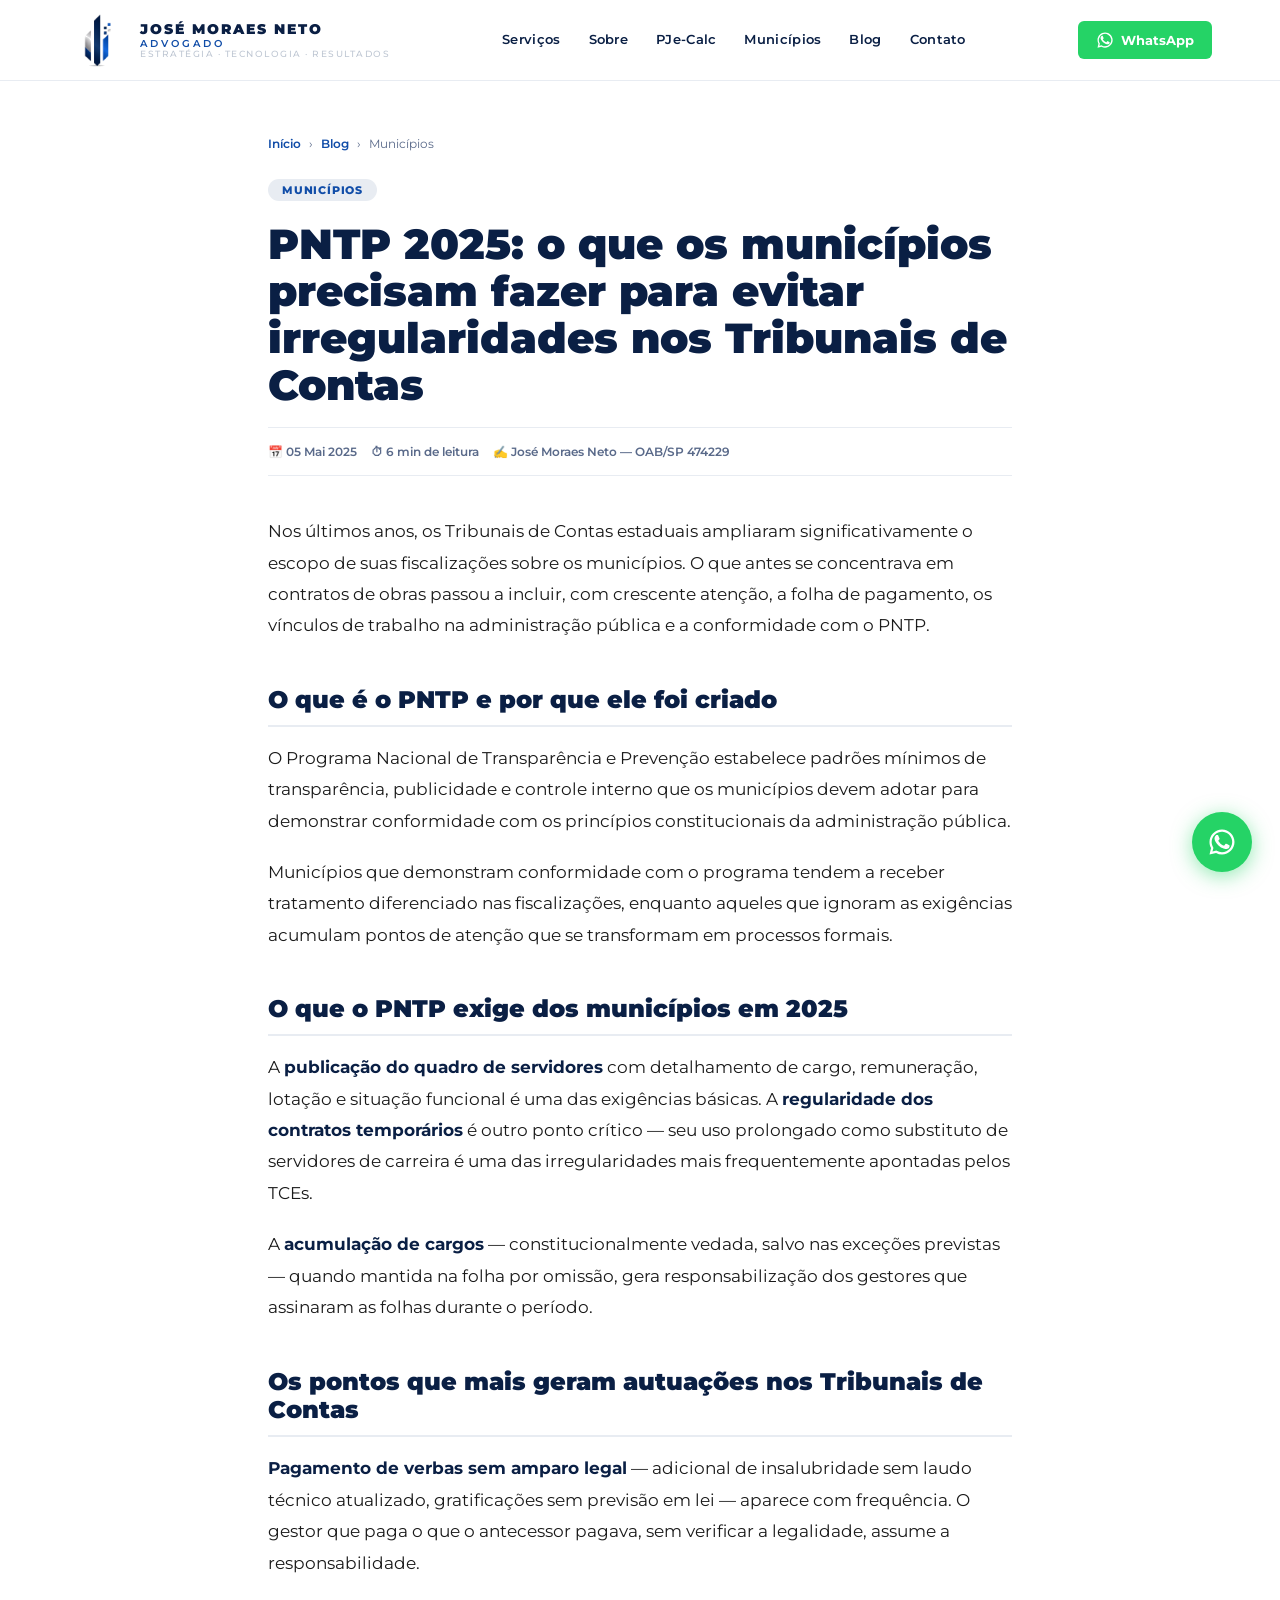
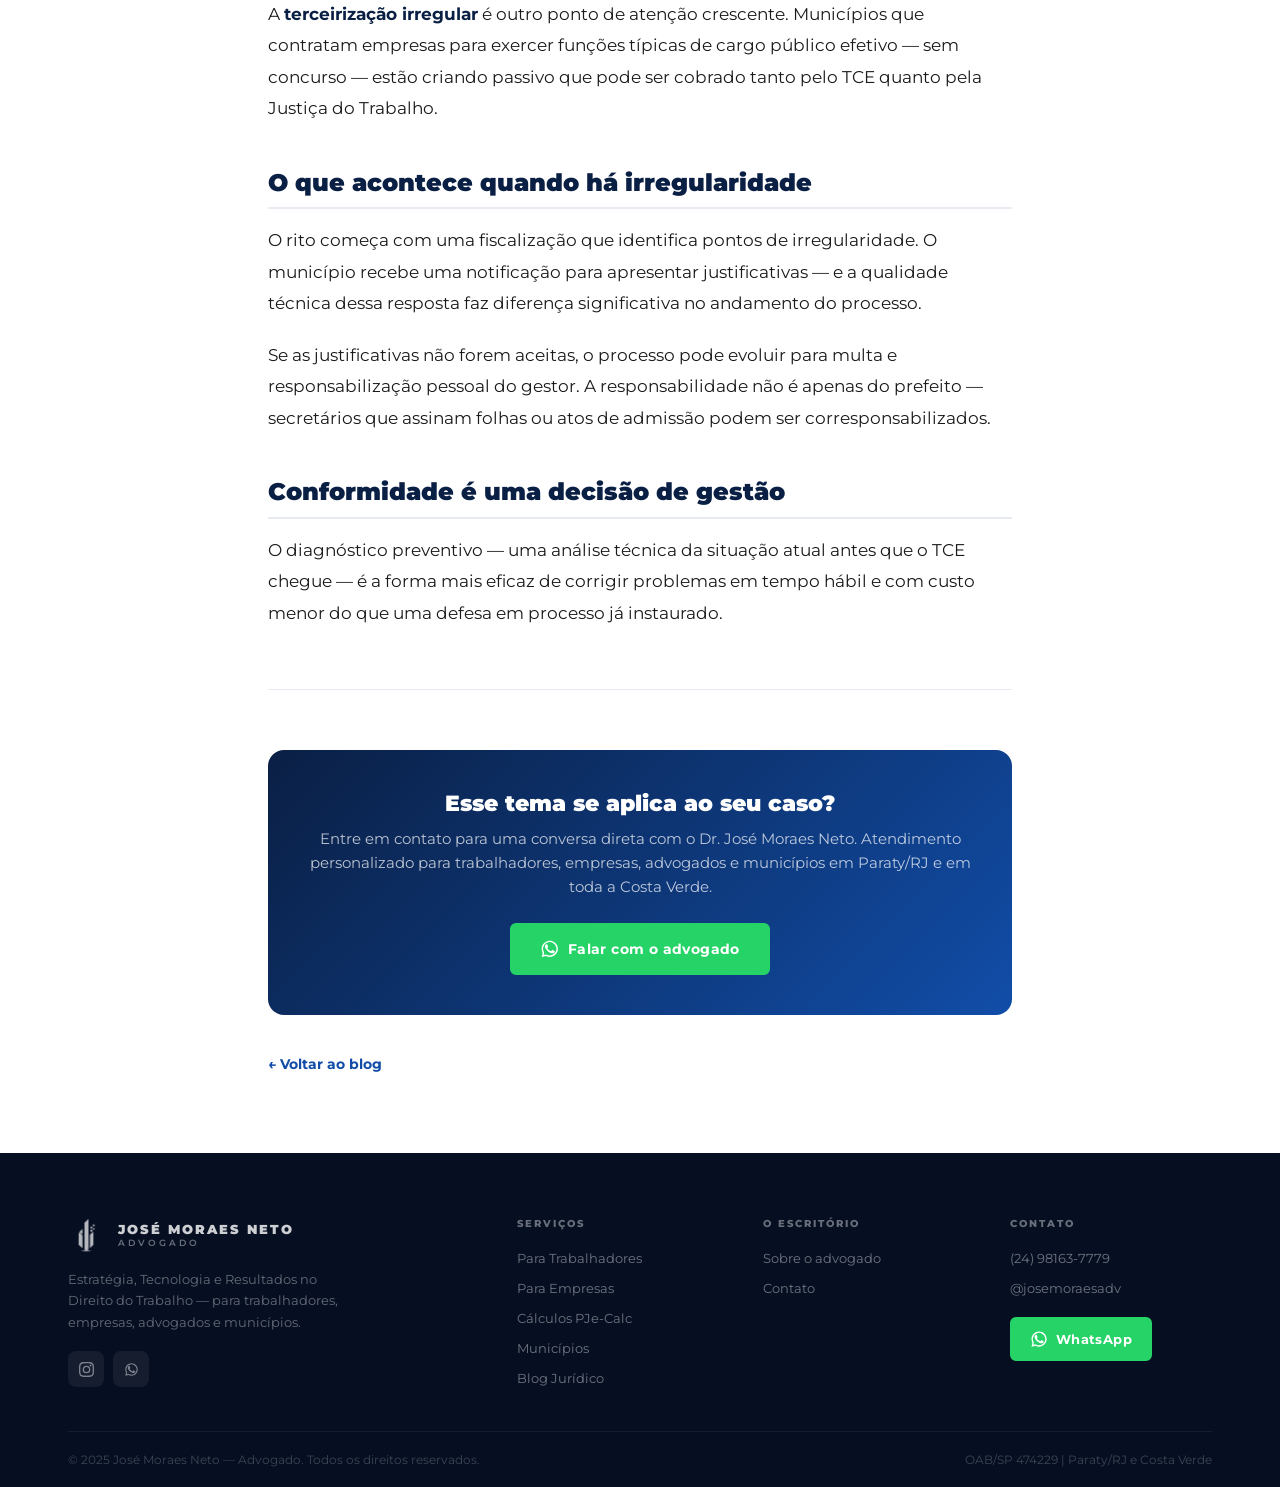
<file: blog/pntp-2025-municipios.html>
<!DOCTYPE html>
<html lang="pt-BR">
<head>
<meta charset="UTF-8">
<meta name="viewport" content="width=device-width, initial-scale=1.0, maximum-scale=5.0">
<title>PNTP: o que os municípios precisam cumprir | José Moraes</title>
<meta name="description" content="O que o Programa Nacional de Transparência Pública exige dos municípios e os pontos que mais geram autuações nos Tribunais de Contas.">
<meta property="og:title" content="PNTP: o que os municípios precisam cumprir">
<meta property="og:type" content="article">
<meta property="og:url" content="https://josemoraes.adv.br/blog/pntp-2025-municipios.html">
<link rel="canonical" href="https://josemoraes.adv.br/blog/pntp-2025-municipios.html">
<meta property="og:description" content="O que o Programa Nacional de Transparência Pública exige dos municípios e os pontos que mais geram autuações nos Tribunais de Contas.">
<meta property="og:image" content="https://josemoraes.adv.br/og-jose-moraes.jpg">
<meta property="og:site_name" content="José Moraes Neto — Advogado">
<meta property="og:locale" content="pt_BR">
<meta name="twitter:card" content="summary_large_image">
<meta name="twitter:title" content="PNTP: o que os municípios precisam cumprir">
<meta name="twitter:description" content="O que o Programa Nacional de Transparência Pública exige dos municípios e os pontos que mais geram autuações nos Tribunais de Contas.">
<meta name="twitter:image" content="https://josemoraes.adv.br/og-jose-moraes.jpg">
<!-- Favicons -->
<link rel="icon" type="image/x-icon" href="/favicon.ico">
<link rel="icon" type="image/png" sizes="16x16" href="/favicon-16x16.png">
<link rel="icon" type="image/png" sizes="32x32" href="/favicon-32x32.png">
<link rel="apple-touch-icon" sizes="180x180" href="/apple-touch-icon.png">
<link rel="icon" type="image/png" sizes="192x192" href="/android-chrome-192x192.png">
<link rel="icon" type="image/png" sizes="512x512" href="/android-chrome-512x512.png">
<meta name="theme-color" content="#0A1F44">

<link rel="preconnect" href="https://fonts.googleapis.com">
<link rel="preconnect" href="https://fonts.gstatic.com" crossorigin>
<link href="https://fonts.googleapis.com/css2?family=Montserrat:wght@400;500;600;700;800;900&display=swap" rel="stylesheet">
<link rel="stylesheet" href="/css/blog.css">
<script type="application/ld+json">
{
  "@context": "https://schema.org",
  "@type": "BlogPosting",
  "headline": "PNTP: o que os municípios precisam cumprir",
  "description": "O que o Programa Nacional de Transparência Pública exige dos municípios e os pontos que mais geram autuações nos Tribunais de Contas.",
  "articleSection": "Municípios",
  "inLanguage": "pt-BR",
  "mainEntityOfPage": {
    "@type": "WebPage",
    "@id": "https://josemoraes.adv.br/blog/pntp-2025-municipios.html",
    "primaryImageOfPage": {
      "@type": "ImageObject",
      "url": "https://josemoraes.adv.br/og-jose-moraes.jpg",
      "width": 1200,
      "height": 630
    }
  },
  "url": "https://josemoraes.adv.br/blog/pntp-2025-municipios.html",
  "image": {
    "@type": "ImageObject",
    "url": "https://josemoraes.adv.br/og-jose-moraes.jpg",
    "width": 1200,
    "height": 630
  },
  "author": {
    "@type": "Person",
    "name": "José de Moraes Neto",
    "url": "https://josemoraes.adv.br/#sobre"
  },
  "publisher": {
    "@type": "LegalService",
    "name": "José Moraes Advocacia",
    "url": "https://josemoraes.adv.br",
    "logo": {
      "@type": "ImageObject",
      "url": "https://josemoraes.adv.br/android-chrome-512x512.png",
      "width": 512,
      "height": 512
    }
  }
}
</script>
</head>
<body>
<svg xmlns="http://www.w3.org/2000/svg" style="display:none">
  <!-- WhatsApp -->
  <symbol id="ico-wa" viewBox="0 0 24 24">
    <path d="M17.472 14.382c-.297-.149-1.758-.867-2.03-.967-.273-.099-.471-.148-.67.15-.197.297-.767.966-.94 1.164-.173.199-.347.223-.644.075-.297-.15-1.255-.463-2.39-1.475-.883-.788-1.48-1.761-1.653-2.059-.173-.297-.018-.458.13-.606.134-.133.298-.347.446-.52.149-.174.198-.298.298-.497.099-.198.05-.371-.025-.52-.075-.149-.669-1.612-.916-2.207-.242-.579-.487-.5-.669-.51-.173-.008-.371-.01-.57-.01-.198 0-.52.074-.792.372-.272.297-1.04 1.016-1.04 2.479 0 1.462 1.065 2.875 1.213 3.074.149.198 2.096 3.2 5.077 4.487.709.306 1.262.489 1.694.625.712.227 1.36.195 1.871.118.571-.085 1.758-.719 2.006-1.413.248-.694.248-1.289.173-1.413-.074-.124-.272-.198-.57-.347z"/>
    <path d="M12.004 2C6.477 2 2 6.477 2 12.004c0 1.773.463 3.438 1.27 4.885L2 22l5.236-1.253A9.959 9.959 0 0012.004 22C17.527 22 22 17.527 22 12.004 22 6.477 17.527 2 12.004 2zm0 18.198a8.178 8.178 0 01-4.215-1.166l-.301-.18-3.104.742.78-2.97-.197-.309A8.198 8.198 0 1112.004 20.2z"/>
  </symbol>
  <!-- Instagram -->
  <symbol id="ico-ig" viewBox="0 0 24 24">
    <path d="M12 2.163c3.204 0 3.584.012 4.85.07 3.252.148 4.771 1.691 4.919 4.919.058 1.265.069 1.645.069 4.849 0 3.205-.012 3.584-.069 4.849-.149 3.225-1.664 4.771-4.919 4.919-1.266.058-1.644.07-4.85.07-3.204 0-3.584-.012-4.849-.07-3.26-.149-4.771-1.699-4.919-4.92-.058-1.265-.07-1.644-.07-4.849 0-3.204.013-3.583.07-4.849.149-3.227 1.664-4.771 4.919-4.919 1.266-.057 1.645-.069 4.849-.069zM12 0C8.741 0 8.333.014 7.053.072 2.695.272.273 2.69.073 7.052.014 8.333 0 8.741 0 12c0 3.259.014 3.668.072 4.948.2 4.358 2.618 6.78 6.98 6.98C8.333 23.986 8.741 24 12 24c3.259 0 3.668-.014 4.948-.072 4.354-.2 6.782-2.618 6.979-6.98.059-1.28.073-1.689.073-4.948 0-3.259-.014-3.667-.072-4.947-.196-4.354-2.617-6.78-6.979-6.98C15.668.014 15.259 0 12 0zm0 5.838a6.162 6.162 0 100 12.324 6.162 6.162 0 000-12.324zM12 16a4 4 0 110-8 4 4 0 010 8zm6.406-11.845a1.44 1.44 0 100 2.881 1.44 1.44 0 000-2.881z"/>
  </symbol>
  <!-- Location pin -->
  <symbol id="ico-loc" viewBox="0 0 24 24">
    <path d="M12 2C8.13 2 5 5.13 5 9c0 5.25 7 13 7 13s7-7.75 7-13c0-3.87-3.13-7-7-7zm0 9.5a2.5 2.5 0 110-5 2.5 2.5 0 010 5z"/>
  </symbol>
  <!-- Scale (justice) -->
  <symbol id="ico-scale" viewBox="0 0 24 24">
    <path d="M12 3L2 8v1h20V8L12 3zm-7 7L2 17h6l-3-7zm14 0l-3 7h6l-3-7zM11 18v2H7v1h10v-1h-4v-2h4.5A5.5 5.5 0 0022 12H2a5.5 5.5 0 004.5 6H11z"/>
    <path d="M12 3L2 8v1h20V8L12 3zm0 2.24L18.76 8H5.24L12 5.24zM2 16l3-7-3 7zm19-7l-3 7 3-7z"/>
    <!-- simpler paths -->
    <rect x="11" y="3" width="2" height="15" rx="1"/>
    <path d="M6 9l-4 7h8L6 9zm12 0l-4 7h8l-4-7zM4 20h16v1.5H4z"/>
  </symbol>
  <!-- Briefcase -->
  <symbol id="ico-brief" viewBox="0 0 24 24">
    <path d="M20 7h-4V5c0-1.1-.9-2-2-2h-4c-1.1 0-2 .9-2 2v2H4c-1.1 0-2 .9-2 2v11c0 1.1.9 2 2 2h16c1.1 0 2-.9 2-2V9c0-1.1-.9-2-2-2zm-8-2h4v2h-4V5zm8 13H4V9h16v9zM11 14H6v-2h5v2zm7 0h-5v-2h5v2z"/>
    <rect x="9" y="13" width="6" height="2" rx="1"/>
    <path d="M9 5V5c0-.55.45-1 1-1h4c.55 0 1 .45 1 1v2H9V5z"/>
  </symbol>
  <!-- Arrow right -->
  <symbol id="ico-arrow-r" viewBox="0 0 24 24">
    <path d="M8.59 16.59L13.17 12 8.59 7.41 10 6l6 6-6 6z"/>
  </symbol>
  <!-- Arrows left-right -->
  <symbol id="ico-arrows-lr" viewBox="0 0 24 24">
    <path d="M6.99 11L3 15l3.99 4v-3H14v-2H6.99v-3zM21 9l-3.99-4v3H10v2h7.01v3L21 9z"/>
  </symbol>
  <!-- Calculator -->
  <symbol id="ico-calc" viewBox="0 0 24 24">
    <path d="M19 3H5c-1.1 0-2 .9-2 2v14c0 1.1.9 2 2 2h14c1.1 0 2-.9 2-2V5c0-1.1-.9-2-2-2zm-7 3h5v2h-5V6zM7 6h3v2H7V6zm11 4H6v2h5v2H6v2h5v2H6v2h5v-2h2v2h2v-2h2v-2h-2v-2h2v-2h-2v-2h-2V6h-1v2H7v2h5V10h5v2z"/>
    <rect x="6" y="6" width="12" height="3" rx="1" fill="none"/>
    <path d="M6 5h12a1 1 0 011 1v3a1 1 0 01-1 1H6a1 1 0 01-1-1V6a1 1 0 011-1zm0 5h3v2H6v-2zm5 0h3v2h-3v-2zm5 0h2v2h-2v-2zM6 12h3v2H6v-2zm5 0h3v2h-3v-2zm5 0h2v4h-2v-4zM6 15h3v2H6v-2zm5 0h3v2h-3v-2z"/>
  </symbol>
  <!-- User tie -->
  <symbol id="ico-user" viewBox="0 0 24 24">
    <path d="M12 2a5 5 0 100 10A5 5 0 0012 2zm0 8a3 3 0 110-6 3 3 0 010 6zm9 11v-1c0-3.87-3.13-7-7-7h-4c-3.87 0-7 3.13-7 7v1h2v-1c0-2.76 2.24-5 5-5h4c2.76 0 5 2.24 5 5v1h2z"/>
    <path d="M12 13l-1.5 2.5 1.5 6 1.5-6L12 13z"/>
  </symbol>
  <!-- File/Invoice -->
  <symbol id="ico-file" viewBox="0 0 24 24">
    <path d="M14 2H6c-1.1 0-2 .9-2 2v16c0 1.1.9 2 2 2h12c1.1 0 2-.9 2-2V8l-6-6zm4 18H6V4h7v5h5v11zM8 15h8v2H8zm0-4h8v2H8z"/>
  </symbol>
  <!-- Magnifying glass -->
  <symbol id="ico-search" viewBox="0 0 24 24">
    <path d="M15.5 14h-.79l-.28-.27A6.471 6.471 0 0016 9.5 6.5 6.5 0 109.5 16c1.61 0 3.09-.59 4.23-1.57l.27.28v.79l5 4.99L20.49 19l-4.99-5zm-6 0C7.01 14 5 11.99 5 9.5S7.01 5 9.5 5 14 7.01 14 9.5 11.99 14 9.5 14z"/>
    <path d="M12 10h-2v2H9v-2H7V9h2V7h1v2h2v1z"/>
  </symbol>
  <!-- Pen/edit -->
  <symbol id="ico-pen" viewBox="0 0 24 24">
    <path d="M3 17.25V21h3.75L17.81 9.94l-3.75-3.75L3 17.25zM20.71 7.04a1 1 0 000-1.41l-2.34-2.34a1 1 0 00-1.41 0l-1.83 1.83 3.75 3.75 1.83-1.83z"/>
  </symbol>
  <!-- Clock -->
  <symbol id="ico-clock" viewBox="0 0 24 24">
    <path d="M12 2C6.48 2 2 6.48 2 12s4.48 10 10 10 10-4.48 10-10S17.52 2 12 2zm0 18c-4.41 0-8-3.59-8-8s3.59-8 8-8 8 3.59 8 8-3.59 8-8 8zm.5-13H11v6l5.25 3.15.75-1.23-4.5-2.67V7z"/>
  </symbol>
</svg>

<!-- HEADER -->
<header id="header">
  <div class="container">
    <div class="hdr">
      <a href="/" class="logo">
        <img src="/logo.png" alt="José Moraes Neto Advogado" class="logo-img" width="300" height="294">
        <div class="logo-txt">
          <span class="logo-name">José Moraes Neto</span>
          <span class="logo-role">Advogado</span>
          <span class="logo-slogan">Estratégia · Tecnologia · Resultados</span>
        </div>
      </a>
      <nav>
        <a href="/#servicos">Serviços</a>
        <a href="/#sobre">Sobre</a>
        <a href="/#pjecalc">PJe-Calc</a>
        <a href="/#municipios">Municípios</a>
        <a href="/#blog">Blog</a>
        <a href="/#contato">Contato</a>
      </nav>
      <div style="display:flex;align-items:center;gap:12px">
        <a href="https://wa.me/5524981637779" target="_blank" class="hdr-wa">
          <svg class="ico ico-lg" fill="currentColor" viewBox="0 0 24 24"><path d="M17.472 14.382c-.297-.149-1.758-.867-2.03-.967-.273-.099-.471-.148-.67.15-.197.297-.767.966-.94 1.164-.173.199-.347.223-.644.075-.297-.15-1.255-.463-2.39-1.475-.883-.788-1.48-1.761-1.653-2.059-.173-.297-.018-.458.13-.606.134-.133.298-.347.446-.52.149-.174.198-.298.298-.497.099-.198.05-.371-.025-.52-.075-.149-.669-1.612-.916-2.207-.242-.579-.487-.5-.669-.51-.173-.008-.371-.01-.57-.01-.198 0-.52.074-.792.372-.272.297-1.04 1.016-1.04 2.479 0 1.462 1.065 2.875 1.213 3.074.149.198 2.096 3.2 5.077 4.487.709.306 1.262.489 1.694.625.712.227 1.36.195 1.871.118.571-.085 1.758-.719 2.006-1.413.248-.694.248-1.289.173-1.413-.074-.124-.272-.198-.57-.347z"/><path d="M12.004 2C6.477 2 2 6.477 2 12.004c0 1.773.463 3.438 1.27 4.885L2 22l5.236-1.253A9.959 9.959 0 0012.004 22C17.527 22 22 17.527 22 12.004 22 6.477 17.527 2 12.004 2zm0 18.198a8.178 8.178 0 01-4.215-1.166l-.301-.18-3.104.742.78-2.97-.197-.309A8.198 8.198 0 1112.004 20.2z"/></svg>
          WhatsApp
        </a>
        <button class="burger" id="burgerBtn" aria-label="Menu">
          <span></span><span></span><span></span>
        </button>
      </div>
    </div>
  </div>
</header>

<!-- MOBILE NAV -->
<div class="mob-nav" id="mobNav">
  <a href="/#servicos" class="mob-link">Serviços</a>
  <a href="/#sobre" class="mob-link">Sobre</a>
  <a href="/#pjecalc" class="mob-link">PJe-Calc</a>
  <a href="/#municipios" class="mob-link">Municípios</a>
  <a href="/#blog" class="mob-link">Blog</a>
  <a href="/#contato" class="mob-link">Contato</a>
  <a href="https://wa.me/5524981637779" target="_blank" class="mob-wa">Falar pelo WhatsApp</a>
</div>

<!-- POST -->
<div class="post-wrap" style="margin-top:80px">

  <div class="post-breadcrumb">
    <a href="/">Início</a>
    <span>›</span>
    <a href="/#blog">Blog</a>
    <span>›</span>
    <span>Municípios</span>
  </div>

  <span class="post-cat">Municípios</span>
  <h1 class="post-title-h">PNTP 2025: o que os municípios precisam fazer para evitar irregularidades nos Tribunais de Contas</h1>

  <div class="post-meta">
    <div class="post-meta-item">📅 05 Mai 2025</div>
    <div class="post-meta-item">⏱ 6 min de leitura</div>
    <div class="post-meta-item">✍️ José Moraes Neto — OAB/SP 474229</div>
  </div>

  <div class="post-body-content">
<p>Nos últimos anos, os Tribunais de Contas estaduais ampliaram significativamente o escopo de suas fiscalizações sobre os municípios. O que antes se concentrava em contratos de obras passou a incluir, com crescente atenção, a folha de pagamento, os vínculos de trabalho na administração pública e a conformidade com o PNTP.</p>
<h2>O que é o PNTP e por que ele foi criado</h2>
<p>O Programa Nacional de Transparência e Prevenção estabelece padrões mínimos de transparência, publicidade e controle interno que os municípios devem adotar para demonstrar conformidade com os princípios constitucionais da administração pública.</p>
<p>Municípios que demonstram conformidade com o programa tendem a receber tratamento diferenciado nas fiscalizações, enquanto aqueles que ignoram as exigências acumulam pontos de atenção que se transformam em processos formais.</p>
<h2>O que o PNTP exige dos municípios em 2025</h2>
<p>A <strong>publicação do quadro de servidores</strong> com detalhamento de cargo, remuneração, lotação e situação funcional é uma das exigências básicas. A <strong>regularidade dos contratos temporários</strong> é outro ponto crítico — seu uso prolongado como substituto de servidores de carreira é uma das irregularidades mais frequentemente apontadas pelos TCEs.</p>
<p>A <strong>acumulação de cargos</strong> — constitucionalmente vedada, salvo nas exceções previstas — quando mantida na folha por omissão, gera responsabilização dos gestores que assinaram as folhas durante o período.</p>
<h2>Os pontos que mais geram autuações nos Tribunais de Contas</h2>
<p><strong>Pagamento de verbas sem amparo legal</strong> — adicional de insalubridade sem laudo técnico atualizado, gratificações sem previsão em lei — aparece com frequência. O gestor que paga o que o antecessor pagava, sem verificar a legalidade, assume a responsabilidade.</p>
<p>A <strong>terceirização irregular</strong> é outro ponto de atenção crescente. Municípios que contratam empresas para exercer funções típicas de cargo público efetivo — sem concurso — estão criando passivo que pode ser cobrado tanto pelo TCE quanto pela Justiça do Trabalho.</p>
<h2>O que acontece quando há irregularidade</h2>
<p>O rito começa com uma fiscalização que identifica pontos de irregularidade. O município recebe uma notificação para apresentar justificativas — e a qualidade técnica dessa resposta faz diferença significativa no andamento do processo.</p>
<p>Se as justificativas não forem aceitas, o processo pode evoluir para multa e responsabilização pessoal do gestor. A responsabilidade não é apenas do prefeito — secretários que assinam folhas ou atos de admissão podem ser corresponsabilizados.</p>
<h2>Conformidade é uma decisão de gestão</h2>
<p>O diagnóstico preventivo — uma análise técnica da situação atual antes que o TCE chegue — é a forma mais eficaz de corrigir problemas em tempo hábil e com custo menor do que uma defesa em processo já instaurado.</p>
  </div>

  <div class="post-divider"></div>

  <!-- CTA -->
  <div class="post-cta">
    <div class="post-cta-title">Esse tema se aplica ao seu caso?</div>
    <p class="post-cta-text">Entre em contato para uma conversa direta com o Dr. José Moraes Neto. Atendimento personalizado para trabalhadores, empresas, advogados e municípios em Paraty/RJ e em toda a Costa Verde.</p>
    <a href="https://wa.me/5524981637779?text=Olá%2C+li+o+artigo+sobre+pntp+2025+municipios+e+quero+conversar" target="_blank" class="btn btn-wa" style="display:inline-flex">
      <svg class="ico ico-lg" fill="currentColor" viewBox="0 0 24 24"><path d="M17.472 14.382c-.297-.149-1.758-.867-2.03-.967-.273-.099-.471-.148-.67.15-.197.297-.767.966-.94 1.164-.173.199-.347.223-.644.075-.297-.15-1.255-.463-2.39-1.475-.883-.788-1.48-1.761-1.653-2.059-.173-.297-.018-.458.13-.606.134-.133.298-.347.446-.52.149-.174.198-.298.298-.497.099-.198.05-.371-.025-.52-.075-.149-.669-1.612-.916-2.207-.242-.579-.487-.5-.669-.51-.173-.008-.371-.01-.57-.01-.198 0-.52.074-.792.372-.272.297-1.04 1.016-1.04 2.479 0 1.462 1.065 2.875 1.213 3.074.149.198 2.096 3.2 5.077 4.487.709.306 1.262.489 1.694.625.712.227 1.36.195 1.871.118.571-.085 1.758-.719 2.006-1.413.248-.694.248-1.289.173-1.413-.074-.124-.272-.198-.57-.347z"/><path d="M12.004 2C6.477 2 2 6.477 2 12.004c0 1.773.463 3.438 1.27 4.885L2 22l5.236-1.253A9.959 9.959 0 0012.004 22C17.527 22 22 17.527 22 12.004 22 6.477 17.527 2 12.004 2zm0 18.198a8.178 8.178 0 01-4.215-1.166l-.301-.18-3.104.742.78-2.97-.197-.309A8.198 8.198 0 1112.004 20.2z"/></svg>
      Falar com o advogado
    </a>
  </div>

  <a href="/#blog" class="post-back">← Voltar ao blog</a>

</div>

<!-- FOOTER -->
<footer>
  <div class="container">
    <div class="footer-top">
      <div class="footer-brand">
        <a href="/" class="logo" style="margin-bottom:0">
          <img src="/logo.png" alt="José Moraes Neto" class="logo-img" style="height:36px;width:auto;filter:brightness(0) invert(1);opacity:0.7" width="300" height="294" loading="lazy" decoding="async">
          <div class="logo-txt">
            <span class="logo-name-ft">José Moraes Neto</span>
            <span class="logo-role-ft">Advogado</span>
          </div>
        </a>
        <p class="ft-slogan">Estratégia, Tecnologia e Resultados no Direito do Trabalho — para trabalhadores, empresas, advogados e municípios.</p>
        <div class="ft-social">
          <a href="https://instagram.com/josemoraesadv" target="_blank" class="ft-soc"><svg class="ico" fill="currentColor" viewBox="0 0 24 24"><path d="M12 2.163c3.204 0 3.584.012 4.85.07 3.252.148 4.771 1.691 4.919 4.919.058 1.265.069 1.645.069 4.849 0 3.205-.012 3.584-.069 4.849-.149 3.225-1.664 4.771-4.919 4.919-1.266.058-1.644.07-4.85.07-3.204 0-3.584-.012-4.849-.07-3.26-.149-4.771-1.699-4.919-4.92-.058-1.265-.07-1.644-.07-4.849 0-3.204.013-3.583.07-4.849.149-3.227 1.664-4.771 4.919-4.919 1.266-.057 1.645-.069 4.849-.069zM12 0C8.741 0 8.333.014 7.053.072 2.695.272.273 2.69.073 7.052.014 8.333 0 8.741 0 12c0 3.259.014 3.668.072 4.948.2 4.358 2.618 6.78 6.98 6.98C8.333 23.986 8.741 24 12 24c3.259 0 3.668-.014 4.948-.072 4.354-.2 6.782-2.618 6.979-6.98.059-1.28.073-1.689.073-4.948 0-3.259-.014-3.667-.072-4.947-.196-4.354-2.617-6.78-6.979-6.98C15.668.014 15.259 0 12 0zm0 5.838a6.162 6.162 0 100 12.324 6.162 6.162 0 000-12.324zM12 16a4 4 0 110-8 4 4 0 010 8zm6.406-11.845a1.44 1.44 0 100 2.881 1.44 1.44 0 000-2.881z"/></svg></a>
          <a href="https://wa.me/5524981637779" target="_blank" class="ft-soc"><svg class="ico" fill="currentColor" viewBox="0 0 24 24"><path d="M17.472 14.382c-.297-.149-1.758-.867-2.03-.967-.273-.099-.471-.148-.67.15-.197.297-.767.966-.94 1.164-.173.199-.347.223-.644.075-.297-.15-1.255-.463-2.39-1.475-.883-.788-1.48-1.761-1.653-2.059-.173-.297-.018-.458.13-.606.134-.133.298-.347.446-.52.149-.174.198-.298.298-.497.099-.198.05-.371-.025-.52-.075-.149-.669-1.612-.916-2.207-.242-.579-.487-.5-.669-.51-.173-.008-.371-.01-.57-.01-.198 0-.52.074-.792.372-.272.297-1.04 1.016-1.04 2.479 0 1.462 1.065 2.875 1.213 3.074.149.198 2.096 3.2 5.077 4.487.709.306 1.262.489 1.694.625.712.227 1.36.195 1.871.118.571-.085 1.758-.719 2.006-1.413.248-.694.248-1.289.173-1.413-.074-.124-.272-.198-.57-.347z"/><path d="M12.004 2C6.477 2 2 6.477 2 12.004c0 1.773.463 3.438 1.27 4.885L2 22l5.236-1.253A9.959 9.959 0 0012.004 22C17.527 22 22 17.527 22 12.004 22 6.477 17.527 2 12.004 2zm0 18.198a8.178 8.178 0 01-4.215-1.166l-.301-.18-3.104.742.78-2.97-.197-.309A8.198 8.198 0 1112.004 20.2z"/></svg></a>
        </div>
      </div>
      <div>
        <div class="ft-col-t">Serviços</div>
        <ul class="ft-links">
          <li><a href="/#servicos">Para Trabalhadores</a></li>
          <li><a href="/#servicos">Para Empresas</a></li>
          <li><a href="/#pjecalc">Cálculos PJe-Calc</a></li>
          <li><a href="/#municipios">Municípios</a></li>
          <li><a href="/#blog">Blog Jurídico</a></li>
        </ul>
      </div>
      <div>
        <div class="ft-col-t">O Escritório</div>
        <ul class="ft-links">
          <li><a href="/#sobre">Sobre o advogado</a></li>
          <li><a href="/#contato">Contato</a></li>
        </ul>
      </div>
      <div>
        <div class="ft-col-t">Contato</div>
        <ul class="ft-links">
          <li><a href="https://wa.me/5524981637779" target="_blank">(24) 98163-7779</a></li>
          <li><a href="https://instagram.com/josemoraesadv" target="_blank">@josemoraesadv</a></li>
        </ul>
        <div style="margin-top:20px">
          <a href="https://wa.me/5524981637779" target="_blank" class="btn btn-wa" style="padding:11px 18px;font-size:13px;display:inline-flex">
            <svg class="ico ico-lg" fill="currentColor" viewBox="0 0 24 24"><path d="M17.472 14.382c-.297-.149-1.758-.867-2.03-.967-.273-.099-.471-.148-.67.15-.197.297-.767.966-.94 1.164-.173.199-.347.223-.644.075-.297-.15-1.255-.463-2.39-1.475-.883-.788-1.48-1.761-1.653-2.059-.173-.297-.018-.458.13-.606.134-.133.298-.347.446-.52.149-.174.198-.298.298-.497.099-.198.05-.371-.025-.52-.075-.149-.669-1.612-.916-2.207-.242-.579-.487-.5-.669-.51-.173-.008-.371-.01-.57-.01-.198 0-.52.074-.792.372-.272.297-1.04 1.016-1.04 2.479 0 1.462 1.065 2.875 1.213 3.074.149.198 2.096 3.2 5.077 4.487.709.306 1.262.489 1.694.625.712.227 1.36.195 1.871.118.571-.085 1.758-.719 2.006-1.413.248-.694.248-1.289.173-1.413-.074-.124-.272-.198-.57-.347z"/><path d="M12.004 2C6.477 2 2 6.477 2 12.004c0 1.773.463 3.438 1.27 4.885L2 22l5.236-1.253A9.959 9.959 0 0012.004 22C17.527 22 22 17.527 22 12.004 22 6.477 17.527 2 12.004 2zm0 18.198a8.178 8.178 0 01-4.215-1.166l-.301-.18-3.104.742.78-2.97-.197-.309A8.198 8.198 0 1112.004 20.2z"/></svg>
            WhatsApp
          </a>
        </div>
      </div>
    </div>
    <div class="footer-bottom">
      <span class="ft-copy">© 2025 José Moraes Neto — Advogado. Todos os direitos reservados.</span>
      <span class="ft-oab">OAB/SP 474229 | Paraty/RJ e Costa Verde</span>
    </div>
  </div>
</footer>

<!-- WHATSAPP FLOAT -->
<a href="https://wa.me/5524981637779?text=Olá%2C+vim+pelo+blog+e+quero+conversar" target="_blank" class="wa-float">
  <span class="wa-tip">Falar pelo WhatsApp</span>
  <span class="wa-label">Consulta pelo WhatsApp</span>
  <svg class="wa-ico" style="width:30px;height:30px;fill:white" viewBox="0 0 24 24"><path d="M17.472 14.382c-.297-.149-1.758-.867-2.03-.967-.273-.099-.471-.148-.67.15-.197.297-.767.966-.94 1.164-.173.199-.347.223-.644.075-.297-.15-1.255-.463-2.39-1.475-.883-.788-1.48-1.761-1.653-2.059-.173-.297-.018-.458.13-.606.134-.133.298-.347.446-.52.149-.174.198-.298.298-.497.099-.198.05-.371-.025-.52-.075-.149-.669-1.612-.916-2.207-.242-.579-.487-.5-.669-.51-.173-.008-.371-.01-.57-.01-.198 0-.52.074-.792.372-.272.297-1.04 1.016-1.04 2.479 0 1.462 1.065 2.875 1.213 3.074.149.198 2.096 3.2 5.077 4.487.709.306 1.262.489 1.694.625.712.227 1.36.195 1.871.118.571-.085 1.758-.719 2.006-1.413.248-.694.248-1.289.173-1.413-.074-.124-.272-.198-.57-.347z"/><path d="M12.004 2C6.477 2 2 6.477 2 12.004c0 1.773.463 3.438 1.27 4.885L2 22l5.236-1.253A9.959 9.959 0 0012.004 22C17.527 22 22 17.527 22 12.004 22 6.477 17.527 2 12.004 2zm0 18.198a8.178 8.178 0 01-4.215-1.166l-.301-.18-3.104.742.78-2.97-.197-.309A8.198 8.198 0 1112.004 20.2z"/></svg>
</a>

<script>
const hdr=document.getElementById('header');
window.addEventListener('scroll',()=>hdr.classList.toggle('scrolled',window.scrollY>20));
const burger=document.getElementById('burgerBtn');
const mobNav=document.getElementById('mobNav');
burger.addEventListener('click',()=>mobNav.classList.toggle('open'));
document.querySelectorAll('.mob-link,.mob-wa').forEach(l=>l.addEventListener('click',()=>mobNav.classList.remove('open')));
</script>
</body>
</html>
</file>
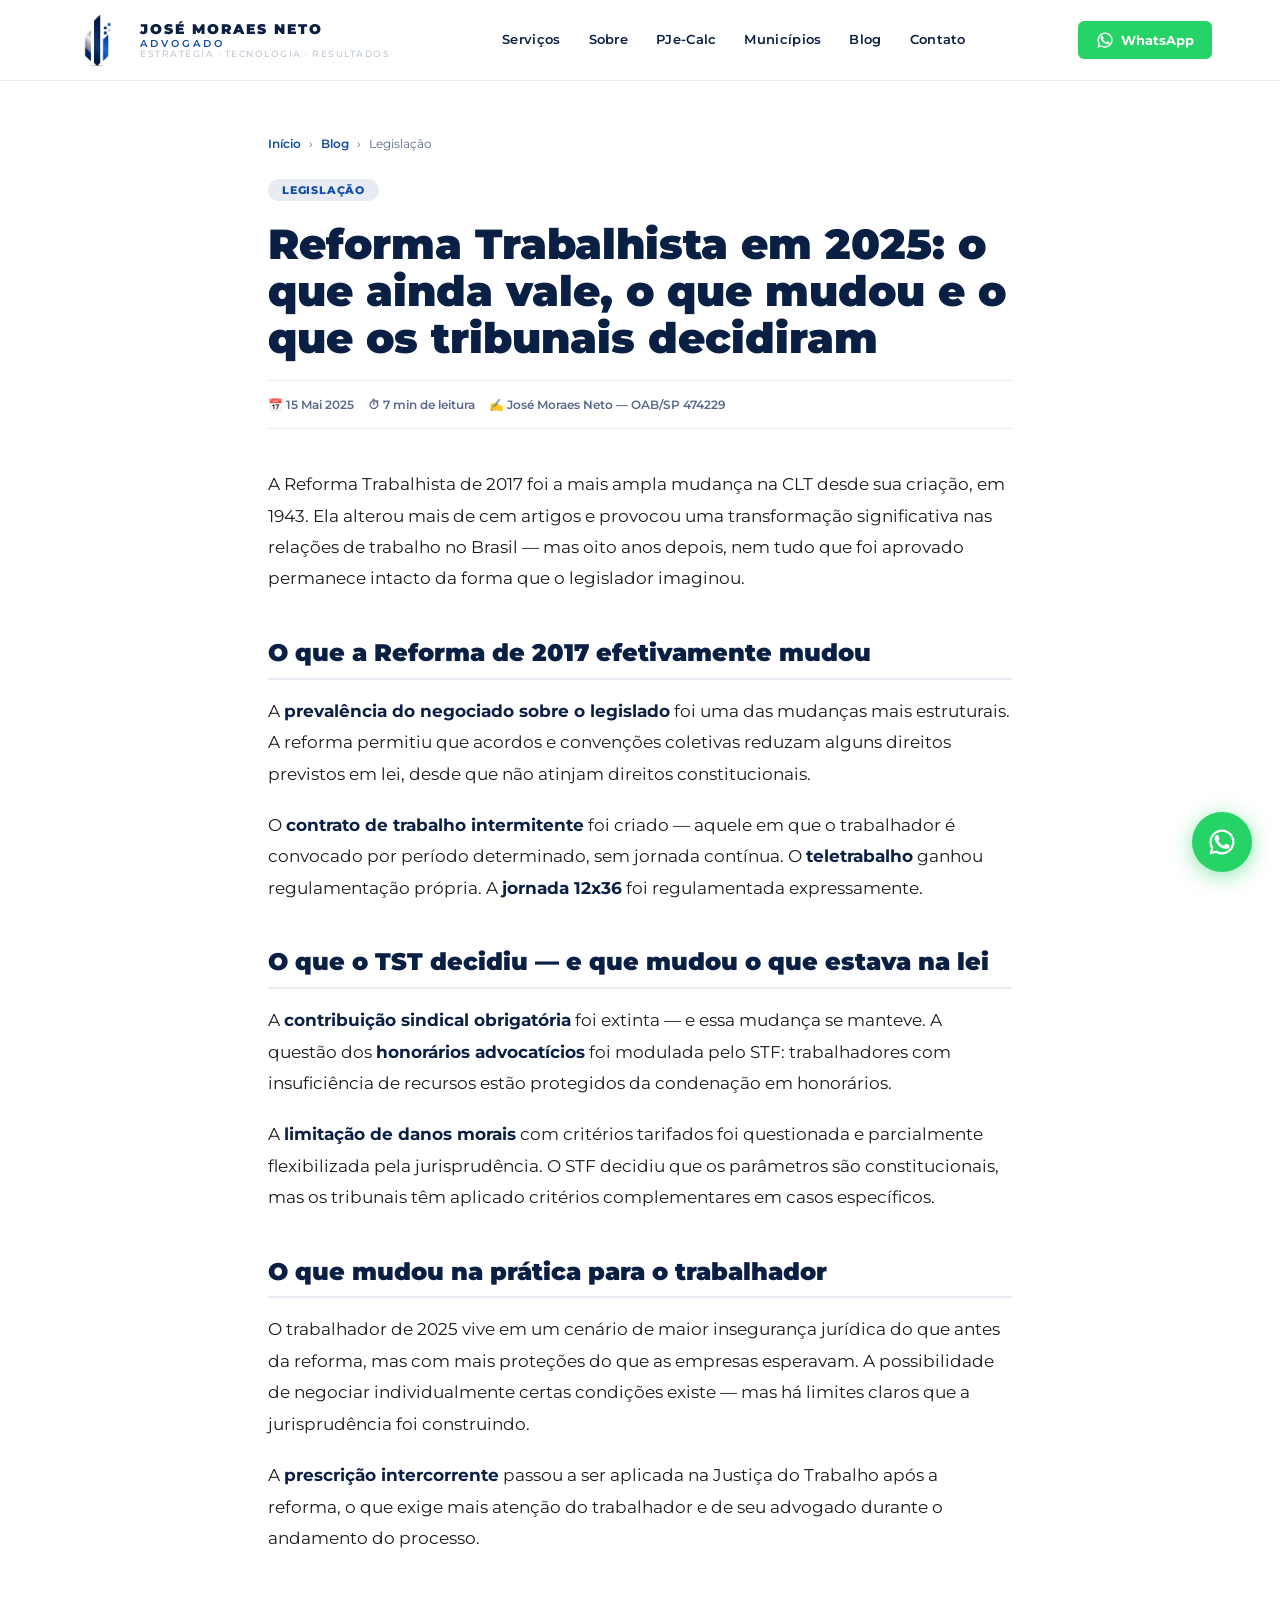
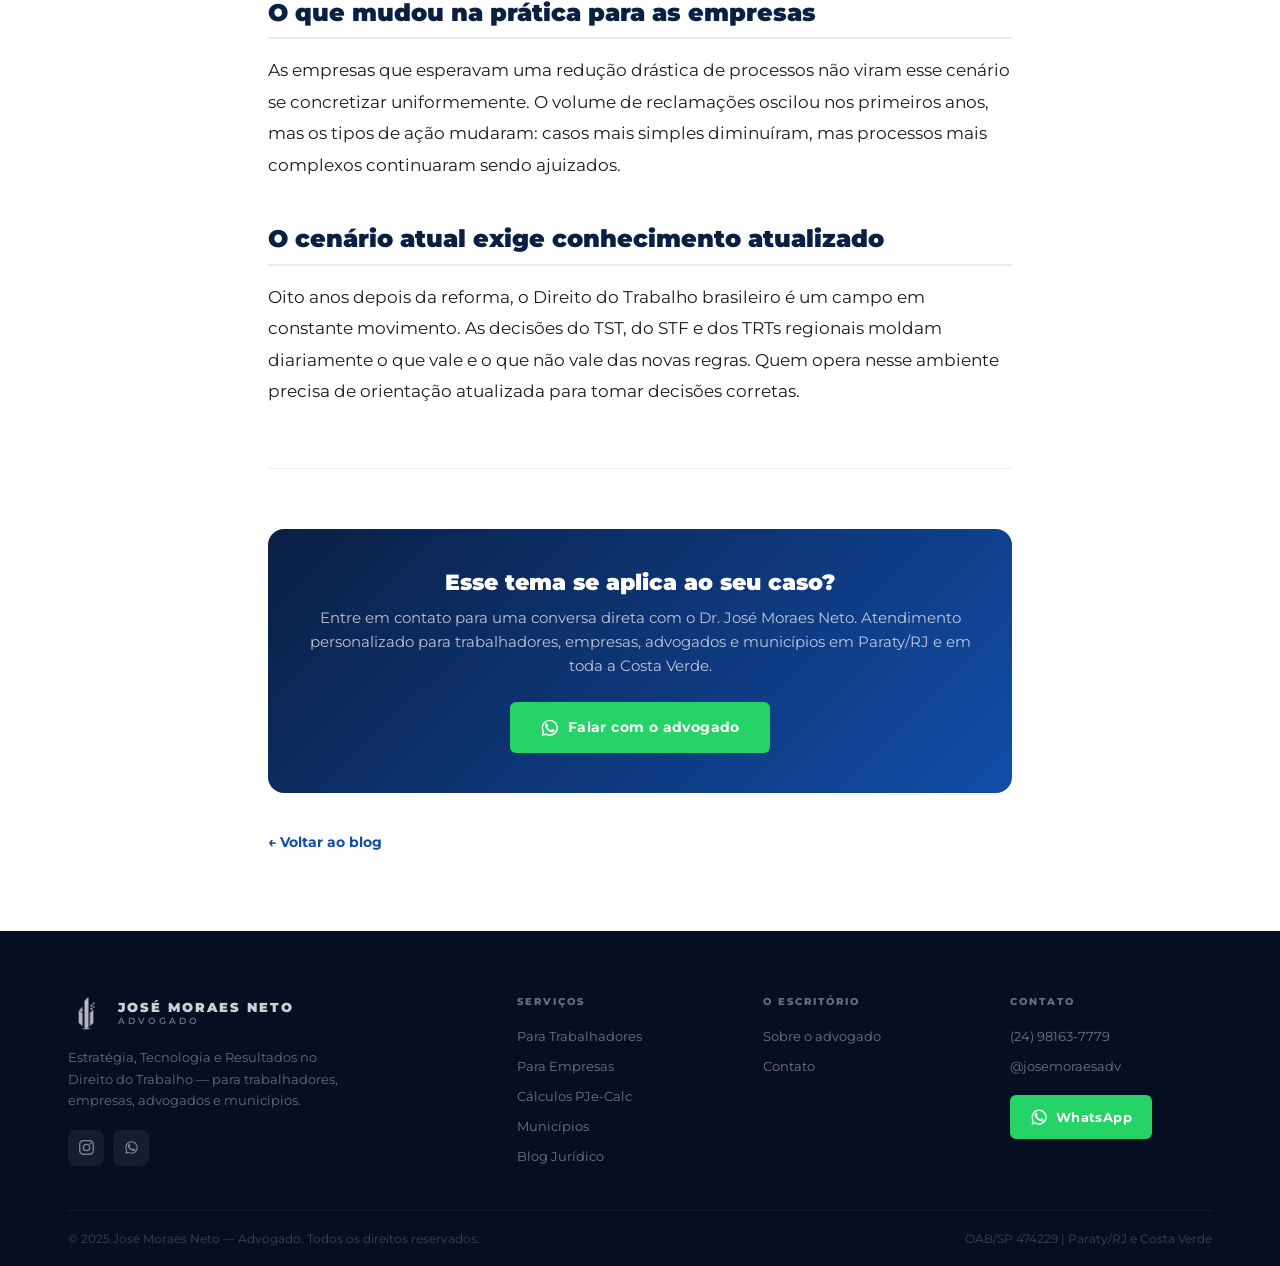
<file: blog/reforma-trabalhista-2025.html>
<!DOCTYPE html>
<html lang="pt-BR">
<head>
<meta charset="UTF-8">
<meta name="viewport" content="width=device-width, initial-scale=1.0, maximum-scale=5.0">
<title>Reforma Trabalhista: o que ainda vale hoje | José Moraes</title>
<meta name="description" content="O que a Reforma de 2017 mudou, o que o TST reviu depois e como isso afeta trabalhadores e empresas na prática hoje.">
<meta property="og:title" content="Reforma Trabalhista: o que ainda vale hoje">
<meta property="og:type" content="article">
<meta property="og:url" content="https://josemoraes.adv.br/blog/reforma-trabalhista-2025.html">
<link rel="canonical" href="https://josemoraes.adv.br/blog/reforma-trabalhista-2025.html">
<meta property="og:description" content="O que a Reforma de 2017 mudou, o que o TST reviu depois e como isso afeta trabalhadores e empresas na prática hoje.">
<meta property="og:image" content="https://josemoraes.adv.br/og-jose-moraes.jpg">
<meta property="og:site_name" content="José Moraes Neto — Advogado">
<meta property="og:locale" content="pt_BR">
<meta name="twitter:card" content="summary_large_image">
<meta name="twitter:title" content="Reforma Trabalhista: o que ainda vale hoje">
<meta name="twitter:description" content="O que a Reforma de 2017 mudou, o que o TST reviu depois e como isso afeta trabalhadores e empresas na prática hoje.">
<meta name="twitter:image" content="https://josemoraes.adv.br/og-jose-moraes.jpg">
<!-- Favicons -->
<link rel="icon" type="image/x-icon" href="/favicon.ico">
<link rel="icon" type="image/png" sizes="16x16" href="/favicon-16x16.png">
<link rel="icon" type="image/png" sizes="32x32" href="/favicon-32x32.png">
<link rel="apple-touch-icon" sizes="180x180" href="/apple-touch-icon.png">
<link rel="icon" type="image/png" sizes="192x192" href="/android-chrome-192x192.png">
<link rel="icon" type="image/png" sizes="512x512" href="/android-chrome-512x512.png">
<meta name="theme-color" content="#0A1F44">

<link rel="preconnect" href="https://fonts.googleapis.com">
<link rel="preconnect" href="https://fonts.gstatic.com" crossorigin>
<link href="https://fonts.googleapis.com/css2?family=Montserrat:wght@400;500;600;700;800;900&display=swap" rel="stylesheet">
<link rel="stylesheet" href="/css/blog.css">
<script type="application/ld+json">
{
  "@context": "https://schema.org",
  "@type": "BlogPosting",
  "headline": "Reforma Trabalhista: o que ainda vale hoje",
  "description": "O que a Reforma de 2017 mudou, o que o TST reviu depois e como isso afeta trabalhadores e empresas na prática hoje.",
  "articleSection": "Legislação",
  "inLanguage": "pt-BR",
  "mainEntityOfPage": {
    "@type": "WebPage",
    "@id": "https://josemoraes.adv.br/blog/reforma-trabalhista-2025.html",
    "primaryImageOfPage": {
      "@type": "ImageObject",
      "url": "https://josemoraes.adv.br/og-jose-moraes.jpg",
      "width": 1200,
      "height": 630
    }
  },
  "url": "https://josemoraes.adv.br/blog/reforma-trabalhista-2025.html",
  "image": {
    "@type": "ImageObject",
    "url": "https://josemoraes.adv.br/og-jose-moraes.jpg",
    "width": 1200,
    "height": 630
  },
  "author": {
    "@type": "Person",
    "name": "José de Moraes Neto",
    "url": "https://josemoraes.adv.br/#sobre"
  },
  "publisher": {
    "@type": "LegalService",
    "name": "José Moraes Advocacia",
    "url": "https://josemoraes.adv.br",
    "logo": {
      "@type": "ImageObject",
      "url": "https://josemoraes.adv.br/android-chrome-512x512.png",
      "width": 512,
      "height": 512
    }
  }
}
</script>
</head>
<body>
<svg xmlns="http://www.w3.org/2000/svg" style="display:none">
  <!-- WhatsApp -->
  <symbol id="ico-wa" viewBox="0 0 24 24">
    <path d="M17.472 14.382c-.297-.149-1.758-.867-2.03-.967-.273-.099-.471-.148-.67.15-.197.297-.767.966-.94 1.164-.173.199-.347.223-.644.075-.297-.15-1.255-.463-2.39-1.475-.883-.788-1.48-1.761-1.653-2.059-.173-.297-.018-.458.13-.606.134-.133.298-.347.446-.52.149-.174.198-.298.298-.497.099-.198.05-.371-.025-.52-.075-.149-.669-1.612-.916-2.207-.242-.579-.487-.5-.669-.51-.173-.008-.371-.01-.57-.01-.198 0-.52.074-.792.372-.272.297-1.04 1.016-1.04 2.479 0 1.462 1.065 2.875 1.213 3.074.149.198 2.096 3.2 5.077 4.487.709.306 1.262.489 1.694.625.712.227 1.36.195 1.871.118.571-.085 1.758-.719 2.006-1.413.248-.694.248-1.289.173-1.413-.074-.124-.272-.198-.57-.347z"/>
    <path d="M12.004 2C6.477 2 2 6.477 2 12.004c0 1.773.463 3.438 1.27 4.885L2 22l5.236-1.253A9.959 9.959 0 0012.004 22C17.527 22 22 17.527 22 12.004 22 6.477 17.527 2 12.004 2zm0 18.198a8.178 8.178 0 01-4.215-1.166l-.301-.18-3.104.742.78-2.97-.197-.309A8.198 8.198 0 1112.004 20.2z"/>
  </symbol>
  <!-- Instagram -->
  <symbol id="ico-ig" viewBox="0 0 24 24">
    <path d="M12 2.163c3.204 0 3.584.012 4.85.07 3.252.148 4.771 1.691 4.919 4.919.058 1.265.069 1.645.069 4.849 0 3.205-.012 3.584-.069 4.849-.149 3.225-1.664 4.771-4.919 4.919-1.266.058-1.644.07-4.85.07-3.204 0-3.584-.012-4.849-.07-3.26-.149-4.771-1.699-4.919-4.92-.058-1.265-.07-1.644-.07-4.849 0-3.204.013-3.583.07-4.849.149-3.227 1.664-4.771 4.919-4.919 1.266-.057 1.645-.069 4.849-.069zM12 0C8.741 0 8.333.014 7.053.072 2.695.272.273 2.69.073 7.052.014 8.333 0 8.741 0 12c0 3.259.014 3.668.072 4.948.2 4.358 2.618 6.78 6.98 6.98C8.333 23.986 8.741 24 12 24c3.259 0 3.668-.014 4.948-.072 4.354-.2 6.782-2.618 6.979-6.98.059-1.28.073-1.689.073-4.948 0-3.259-.014-3.667-.072-4.947-.196-4.354-2.617-6.78-6.979-6.98C15.668.014 15.259 0 12 0zm0 5.838a6.162 6.162 0 100 12.324 6.162 6.162 0 000-12.324zM12 16a4 4 0 110-8 4 4 0 010 8zm6.406-11.845a1.44 1.44 0 100 2.881 1.44 1.44 0 000-2.881z"/>
  </symbol>
  <!-- Location pin -->
  <symbol id="ico-loc" viewBox="0 0 24 24">
    <path d="M12 2C8.13 2 5 5.13 5 9c0 5.25 7 13 7 13s7-7.75 7-13c0-3.87-3.13-7-7-7zm0 9.5a2.5 2.5 0 110-5 2.5 2.5 0 010 5z"/>
  </symbol>
  <!-- Scale (justice) -->
  <symbol id="ico-scale" viewBox="0 0 24 24">
    <path d="M12 3L2 8v1h20V8L12 3zm-7 7L2 17h6l-3-7zm14 0l-3 7h6l-3-7zM11 18v2H7v1h10v-1h-4v-2h4.5A5.5 5.5 0 0022 12H2a5.5 5.5 0 004.5 6H11z"/>
    <path d="M12 3L2 8v1h20V8L12 3zm0 2.24L18.76 8H5.24L12 5.24zM2 16l3-7-3 7zm19-7l-3 7 3-7z"/>
    <!-- simpler paths -->
    <rect x="11" y="3" width="2" height="15" rx="1"/>
    <path d="M6 9l-4 7h8L6 9zm12 0l-4 7h8l-4-7zM4 20h16v1.5H4z"/>
  </symbol>
  <!-- Briefcase -->
  <symbol id="ico-brief" viewBox="0 0 24 24">
    <path d="M20 7h-4V5c0-1.1-.9-2-2-2h-4c-1.1 0-2 .9-2 2v2H4c-1.1 0-2 .9-2 2v11c0 1.1.9 2 2 2h16c1.1 0 2-.9 2-2V9c0-1.1-.9-2-2-2zm-8-2h4v2h-4V5zm8 13H4V9h16v9zM11 14H6v-2h5v2zm7 0h-5v-2h5v2z"/>
    <rect x="9" y="13" width="6" height="2" rx="1"/>
    <path d="M9 5V5c0-.55.45-1 1-1h4c.55 0 1 .45 1 1v2H9V5z"/>
  </symbol>
  <!-- Arrow right -->
  <symbol id="ico-arrow-r" viewBox="0 0 24 24">
    <path d="M8.59 16.59L13.17 12 8.59 7.41 10 6l6 6-6 6z"/>
  </symbol>
  <!-- Arrows left-right -->
  <symbol id="ico-arrows-lr" viewBox="0 0 24 24">
    <path d="M6.99 11L3 15l3.99 4v-3H14v-2H6.99v-3zM21 9l-3.99-4v3H10v2h7.01v3L21 9z"/>
  </symbol>
  <!-- Calculator -->
  <symbol id="ico-calc" viewBox="0 0 24 24">
    <path d="M19 3H5c-1.1 0-2 .9-2 2v14c0 1.1.9 2 2 2h14c1.1 0 2-.9 2-2V5c0-1.1-.9-2-2-2zm-7 3h5v2h-5V6zM7 6h3v2H7V6zm11 4H6v2h5v2H6v2h5v2H6v2h5v-2h2v2h2v-2h2v-2h-2v-2h2v-2h-2v-2h-2V6h-1v2H7v2h5V10h5v2z"/>
    <rect x="6" y="6" width="12" height="3" rx="1" fill="none"/>
    <path d="M6 5h12a1 1 0 011 1v3a1 1 0 01-1 1H6a1 1 0 01-1-1V6a1 1 0 011-1zm0 5h3v2H6v-2zm5 0h3v2h-3v-2zm5 0h2v2h-2v-2zM6 12h3v2H6v-2zm5 0h3v2h-3v-2zm5 0h2v4h-2v-4zM6 15h3v2H6v-2zm5 0h3v2h-3v-2z"/>
  </symbol>
  <!-- User tie -->
  <symbol id="ico-user" viewBox="0 0 24 24">
    <path d="M12 2a5 5 0 100 10A5 5 0 0012 2zm0 8a3 3 0 110-6 3 3 0 010 6zm9 11v-1c0-3.87-3.13-7-7-7h-4c-3.87 0-7 3.13-7 7v1h2v-1c0-2.76 2.24-5 5-5h4c2.76 0 5 2.24 5 5v1h2z"/>
    <path d="M12 13l-1.5 2.5 1.5 6 1.5-6L12 13z"/>
  </symbol>
  <!-- File/Invoice -->
  <symbol id="ico-file" viewBox="0 0 24 24">
    <path d="M14 2H6c-1.1 0-2 .9-2 2v16c0 1.1.9 2 2 2h12c1.1 0 2-.9 2-2V8l-6-6zm4 18H6V4h7v5h5v11zM8 15h8v2H8zm0-4h8v2H8z"/>
  </symbol>
  <!-- Magnifying glass -->
  <symbol id="ico-search" viewBox="0 0 24 24">
    <path d="M15.5 14h-.79l-.28-.27A6.471 6.471 0 0016 9.5 6.5 6.5 0 109.5 16c1.61 0 3.09-.59 4.23-1.57l.27.28v.79l5 4.99L20.49 19l-4.99-5zm-6 0C7.01 14 5 11.99 5 9.5S7.01 5 9.5 5 14 7.01 14 9.5 11.99 14 9.5 14z"/>
    <path d="M12 10h-2v2H9v-2H7V9h2V7h1v2h2v1z"/>
  </symbol>
  <!-- Pen/edit -->
  <symbol id="ico-pen" viewBox="0 0 24 24">
    <path d="M3 17.25V21h3.75L17.81 9.94l-3.75-3.75L3 17.25zM20.71 7.04a1 1 0 000-1.41l-2.34-2.34a1 1 0 00-1.41 0l-1.83 1.83 3.75 3.75 1.83-1.83z"/>
  </symbol>
  <!-- Clock -->
  <symbol id="ico-clock" viewBox="0 0 24 24">
    <path d="M12 2C6.48 2 2 6.48 2 12s4.48 10 10 10 10-4.48 10-10S17.52 2 12 2zm0 18c-4.41 0-8-3.59-8-8s3.59-8 8-8 8 3.59 8 8-3.59 8-8 8zm.5-13H11v6l5.25 3.15.75-1.23-4.5-2.67V7z"/>
  </symbol>
</svg>

<!-- HEADER -->
<header id="header">
  <div class="container">
    <div class="hdr">
      <a href="/" class="logo">
        <img src="/logo.png" alt="José Moraes Neto Advogado" class="logo-img" width="300" height="294">
        <div class="logo-txt">
          <span class="logo-name">José Moraes Neto</span>
          <span class="logo-role">Advogado</span>
          <span class="logo-slogan">Estratégia · Tecnologia · Resultados</span>
        </div>
      </a>
      <nav>
        <a href="/#servicos">Serviços</a>
        <a href="/#sobre">Sobre</a>
        <a href="/#pjecalc">PJe-Calc</a>
        <a href="/#municipios">Municípios</a>
        <a href="/#blog">Blog</a>
        <a href="/#contato">Contato</a>
      </nav>
      <div style="display:flex;align-items:center;gap:12px">
        <a href="https://wa.me/5524981637779" target="_blank" class="hdr-wa">
          <svg class="ico ico-lg" fill="currentColor" viewBox="0 0 24 24"><path d="M17.472 14.382c-.297-.149-1.758-.867-2.03-.967-.273-.099-.471-.148-.67.15-.197.297-.767.966-.94 1.164-.173.199-.347.223-.644.075-.297-.15-1.255-.463-2.39-1.475-.883-.788-1.48-1.761-1.653-2.059-.173-.297-.018-.458.13-.606.134-.133.298-.347.446-.52.149-.174.198-.298.298-.497.099-.198.05-.371-.025-.52-.075-.149-.669-1.612-.916-2.207-.242-.579-.487-.5-.669-.51-.173-.008-.371-.01-.57-.01-.198 0-.52.074-.792.372-.272.297-1.04 1.016-1.04 2.479 0 1.462 1.065 2.875 1.213 3.074.149.198 2.096 3.2 5.077 4.487.709.306 1.262.489 1.694.625.712.227 1.36.195 1.871.118.571-.085 1.758-.719 2.006-1.413.248-.694.248-1.289.173-1.413-.074-.124-.272-.198-.57-.347z"/><path d="M12.004 2C6.477 2 2 6.477 2 12.004c0 1.773.463 3.438 1.27 4.885L2 22l5.236-1.253A9.959 9.959 0 0012.004 22C17.527 22 22 17.527 22 12.004 22 6.477 17.527 2 12.004 2zm0 18.198a8.178 8.178 0 01-4.215-1.166l-.301-.18-3.104.742.78-2.97-.197-.309A8.198 8.198 0 1112.004 20.2z"/></svg>
          WhatsApp
        </a>
        <button class="burger" id="burgerBtn" aria-label="Menu">
          <span></span><span></span><span></span>
        </button>
      </div>
    </div>
  </div>
</header>

<!-- MOBILE NAV -->
<div class="mob-nav" id="mobNav">
  <a href="/#servicos" class="mob-link">Serviços</a>
  <a href="/#sobre" class="mob-link">Sobre</a>
  <a href="/#pjecalc" class="mob-link">PJe-Calc</a>
  <a href="/#municipios" class="mob-link">Municípios</a>
  <a href="/#blog" class="mob-link">Blog</a>
  <a href="/#contato" class="mob-link">Contato</a>
  <a href="https://wa.me/5524981637779" target="_blank" class="mob-wa">Falar pelo WhatsApp</a>
</div>

<!-- POST -->
<div class="post-wrap" style="margin-top:80px">

  <div class="post-breadcrumb">
    <a href="/">Início</a>
    <span>›</span>
    <a href="/#blog">Blog</a>
    <span>›</span>
    <span>Legislação</span>
  </div>

  <span class="post-cat">Legislação</span>
  <h1 class="post-title-h">Reforma Trabalhista em 2025: o que ainda vale, o que mudou e o que os tribunais decidiram</h1>

  <div class="post-meta">
    <div class="post-meta-item">📅 15 Mai 2025</div>
    <div class="post-meta-item">⏱ 7 min de leitura</div>
    <div class="post-meta-item">✍️ José Moraes Neto — OAB/SP 474229</div>
  </div>

  <div class="post-body-content">
<p>A Reforma Trabalhista de 2017 foi a mais ampla mudança na CLT desde sua criação, em 1943. Ela alterou mais de cem artigos e provocou uma transformação significativa nas relações de trabalho no Brasil — mas oito anos depois, nem tudo que foi aprovado permanece intacto da forma que o legislador imaginou.</p>
<h2>O que a Reforma de 2017 efetivamente mudou</h2>
<p>A <strong>prevalência do negociado sobre o legislado</strong> foi uma das mudanças mais estruturais. A reforma permitiu que acordos e convenções coletivas reduzam alguns direitos previstos em lei, desde que não atinjam direitos constitucionais.</p>
<p>O <strong>contrato de trabalho intermitente</strong> foi criado — aquele em que o trabalhador é convocado por período determinado, sem jornada contínua. O <strong>teletrabalho</strong> ganhou regulamentação própria. A <strong>jornada 12x36</strong> foi regulamentada expressamente.</p>
<h2>O que o TST decidiu — e que mudou o que estava na lei</h2>
<p>A <strong>contribuição sindical obrigatória</strong> foi extinta — e essa mudança se manteve. A questão dos <strong>honorários advocatícios</strong> foi modulada pelo STF: trabalhadores com insuficiência de recursos estão protegidos da condenação em honorários.</p>
<p>A <strong>limitação de danos morais</strong> com critérios tarifados foi questionada e parcialmente flexibilizada pela jurisprudência. O STF decidiu que os parâmetros são constitucionais, mas os tribunais têm aplicado critérios complementares em casos específicos.</p>
<h2>O que mudou na prática para o trabalhador</h2>
<p>O trabalhador de 2025 vive em um cenário de maior insegurança jurídica do que antes da reforma, mas com mais proteções do que as empresas esperavam. A possibilidade de negociar individualmente certas condições existe — mas há limites claros que a jurisprudência foi construindo.</p>
<p>A <strong>prescrição intercorrente</strong> passou a ser aplicada na Justiça do Trabalho após a reforma, o que exige mais atenção do trabalhador e de seu advogado durante o andamento do processo.</p>
<h2>O que mudou na prática para as empresas</h2>
<p>As empresas que esperavam uma redução drástica de processos não viram esse cenário se concretizar uniformemente. O volume de reclamações oscilou nos primeiros anos, mas os tipos de ação mudaram: casos mais simples diminuíram, mas processos mais complexos continuaram sendo ajuizados.</p>
<h2>O cenário atual exige conhecimento atualizado</h2>
<p>Oito anos depois da reforma, o Direito do Trabalho brasileiro é um campo em constante movimento. As decisões do TST, do STF e dos TRTs regionais moldam diariamente o que vale e o que não vale das novas regras. Quem opera nesse ambiente precisa de orientação atualizada para tomar decisões corretas.</p>
  </div>

  <div class="post-divider"></div>

  <!-- CTA -->
  <div class="post-cta">
    <div class="post-cta-title">Esse tema se aplica ao seu caso?</div>
    <p class="post-cta-text">Entre em contato para uma conversa direta com o Dr. José Moraes Neto. Atendimento personalizado para trabalhadores, empresas, advogados e municípios em Paraty/RJ e em toda a Costa Verde.</p>
    <a href="https://wa.me/5524981637779?text=Olá%2C+li+o+artigo+sobre+reforma+trabalhista+2025+e+quero+conversar" target="_blank" class="btn btn-wa" style="display:inline-flex">
      <svg class="ico ico-lg" fill="currentColor" viewBox="0 0 24 24"><path d="M17.472 14.382c-.297-.149-1.758-.867-2.03-.967-.273-.099-.471-.148-.67.15-.197.297-.767.966-.94 1.164-.173.199-.347.223-.644.075-.297-.15-1.255-.463-2.39-1.475-.883-.788-1.48-1.761-1.653-2.059-.173-.297-.018-.458.13-.606.134-.133.298-.347.446-.52.149-.174.198-.298.298-.497.099-.198.05-.371-.025-.52-.075-.149-.669-1.612-.916-2.207-.242-.579-.487-.5-.669-.51-.173-.008-.371-.01-.57-.01-.198 0-.52.074-.792.372-.272.297-1.04 1.016-1.04 2.479 0 1.462 1.065 2.875 1.213 3.074.149.198 2.096 3.2 5.077 4.487.709.306 1.262.489 1.694.625.712.227 1.36.195 1.871.118.571-.085 1.758-.719 2.006-1.413.248-.694.248-1.289.173-1.413-.074-.124-.272-.198-.57-.347z"/><path d="M12.004 2C6.477 2 2 6.477 2 12.004c0 1.773.463 3.438 1.27 4.885L2 22l5.236-1.253A9.959 9.959 0 0012.004 22C17.527 22 22 17.527 22 12.004 22 6.477 17.527 2 12.004 2zm0 18.198a8.178 8.178 0 01-4.215-1.166l-.301-.18-3.104.742.78-2.97-.197-.309A8.198 8.198 0 1112.004 20.2z"/></svg>
      Falar com o advogado
    </a>
  </div>

  <a href="/#blog" class="post-back">← Voltar ao blog</a>

</div>

<!-- FOOTER -->
<footer>
  <div class="container">
    <div class="footer-top">
      <div class="footer-brand">
        <a href="/" class="logo" style="margin-bottom:0">
          <img src="/logo.png" alt="José Moraes Neto" class="logo-img" style="height:36px;width:auto;filter:brightness(0) invert(1);opacity:0.7" width="300" height="294" loading="lazy" decoding="async">
          <div class="logo-txt">
            <span class="logo-name-ft">José Moraes Neto</span>
            <span class="logo-role-ft">Advogado</span>
          </div>
        </a>
        <p class="ft-slogan">Estratégia, Tecnologia e Resultados no Direito do Trabalho — para trabalhadores, empresas, advogados e municípios.</p>
        <div class="ft-social">
          <a href="https://instagram.com/josemoraesadv" target="_blank" class="ft-soc"><svg class="ico" fill="currentColor" viewBox="0 0 24 24"><path d="M12 2.163c3.204 0 3.584.012 4.85.07 3.252.148 4.771 1.691 4.919 4.919.058 1.265.069 1.645.069 4.849 0 3.205-.012 3.584-.069 4.849-.149 3.225-1.664 4.771-4.919 4.919-1.266.058-1.644.07-4.85.07-3.204 0-3.584-.012-4.849-.07-3.26-.149-4.771-1.699-4.919-4.92-.058-1.265-.07-1.644-.07-4.849 0-3.204.013-3.583.07-4.849.149-3.227 1.664-4.771 4.919-4.919 1.266-.057 1.645-.069 4.849-.069zM12 0C8.741 0 8.333.014 7.053.072 2.695.272.273 2.69.073 7.052.014 8.333 0 8.741 0 12c0 3.259.014 3.668.072 4.948.2 4.358 2.618 6.78 6.98 6.98C8.333 23.986 8.741 24 12 24c3.259 0 3.668-.014 4.948-.072 4.354-.2 6.782-2.618 6.979-6.98.059-1.28.073-1.689.073-4.948 0-3.259-.014-3.667-.072-4.947-.196-4.354-2.617-6.78-6.979-6.98C15.668.014 15.259 0 12 0zm0 5.838a6.162 6.162 0 100 12.324 6.162 6.162 0 000-12.324zM12 16a4 4 0 110-8 4 4 0 010 8zm6.406-11.845a1.44 1.44 0 100 2.881 1.44 1.44 0 000-2.881z"/></svg></a>
          <a href="https://wa.me/5524981637779" target="_blank" class="ft-soc"><svg class="ico" fill="currentColor" viewBox="0 0 24 24"><path d="M17.472 14.382c-.297-.149-1.758-.867-2.03-.967-.273-.099-.471-.148-.67.15-.197.297-.767.966-.94 1.164-.173.199-.347.223-.644.075-.297-.15-1.255-.463-2.39-1.475-.883-.788-1.48-1.761-1.653-2.059-.173-.297-.018-.458.13-.606.134-.133.298-.347.446-.52.149-.174.198-.298.298-.497.099-.198.05-.371-.025-.52-.075-.149-.669-1.612-.916-2.207-.242-.579-.487-.5-.669-.51-.173-.008-.371-.01-.57-.01-.198 0-.52.074-.792.372-.272.297-1.04 1.016-1.04 2.479 0 1.462 1.065 2.875 1.213 3.074.149.198 2.096 3.2 5.077 4.487.709.306 1.262.489 1.694.625.712.227 1.36.195 1.871.118.571-.085 1.758-.719 2.006-1.413.248-.694.248-1.289.173-1.413-.074-.124-.272-.198-.57-.347z"/><path d="M12.004 2C6.477 2 2 6.477 2 12.004c0 1.773.463 3.438 1.27 4.885L2 22l5.236-1.253A9.959 9.959 0 0012.004 22C17.527 22 22 17.527 22 12.004 22 6.477 17.527 2 12.004 2zm0 18.198a8.178 8.178 0 01-4.215-1.166l-.301-.18-3.104.742.78-2.97-.197-.309A8.198 8.198 0 1112.004 20.2z"/></svg></a>
        </div>
      </div>
      <div>
        <div class="ft-col-t">Serviços</div>
        <ul class="ft-links">
          <li><a href="/#servicos">Para Trabalhadores</a></li>
          <li><a href="/#servicos">Para Empresas</a></li>
          <li><a href="/#pjecalc">Cálculos PJe-Calc</a></li>
          <li><a href="/#municipios">Municípios</a></li>
          <li><a href="/#blog">Blog Jurídico</a></li>
        </ul>
      </div>
      <div>
        <div class="ft-col-t">O Escritório</div>
        <ul class="ft-links">
          <li><a href="/#sobre">Sobre o advogado</a></li>
          <li><a href="/#contato">Contato</a></li>
        </ul>
      </div>
      <div>
        <div class="ft-col-t">Contato</div>
        <ul class="ft-links">
          <li><a href="https://wa.me/5524981637779" target="_blank">(24) 98163-7779</a></li>
          <li><a href="https://instagram.com/josemoraesadv" target="_blank">@josemoraesadv</a></li>
        </ul>
        <div style="margin-top:20px">
          <a href="https://wa.me/5524981637779" target="_blank" class="btn btn-wa" style="padding:11px 18px;font-size:13px;display:inline-flex">
            <svg class="ico ico-lg" fill="currentColor" viewBox="0 0 24 24"><path d="M17.472 14.382c-.297-.149-1.758-.867-2.03-.967-.273-.099-.471-.148-.67.15-.197.297-.767.966-.94 1.164-.173.199-.347.223-.644.075-.297-.15-1.255-.463-2.39-1.475-.883-.788-1.48-1.761-1.653-2.059-.173-.297-.018-.458.13-.606.134-.133.298-.347.446-.52.149-.174.198-.298.298-.497.099-.198.05-.371-.025-.52-.075-.149-.669-1.612-.916-2.207-.242-.579-.487-.5-.669-.51-.173-.008-.371-.01-.57-.01-.198 0-.52.074-.792.372-.272.297-1.04 1.016-1.04 2.479 0 1.462 1.065 2.875 1.213 3.074.149.198 2.096 3.2 5.077 4.487.709.306 1.262.489 1.694.625.712.227 1.36.195 1.871.118.571-.085 1.758-.719 2.006-1.413.248-.694.248-1.289.173-1.413-.074-.124-.272-.198-.57-.347z"/><path d="M12.004 2C6.477 2 2 6.477 2 12.004c0 1.773.463 3.438 1.27 4.885L2 22l5.236-1.253A9.959 9.959 0 0012.004 22C17.527 22 22 17.527 22 12.004 22 6.477 17.527 2 12.004 2zm0 18.198a8.178 8.178 0 01-4.215-1.166l-.301-.18-3.104.742.78-2.97-.197-.309A8.198 8.198 0 1112.004 20.2z"/></svg>
            WhatsApp
          </a>
        </div>
      </div>
    </div>
    <div class="footer-bottom">
      <span class="ft-copy">© 2025 José Moraes Neto — Advogado. Todos os direitos reservados.</span>
      <span class="ft-oab">OAB/SP 474229 | Paraty/RJ e Costa Verde</span>
    </div>
  </div>
</footer>

<!-- WHATSAPP FLOAT -->
<a href="https://wa.me/5524981637779?text=Olá%2C+vim+pelo+blog+e+quero+conversar" target="_blank" class="wa-float">
  <span class="wa-tip">Falar pelo WhatsApp</span>
  <span class="wa-label">Consulta pelo WhatsApp</span>
  <svg class="wa-ico" style="width:30px;height:30px;fill:white" viewBox="0 0 24 24"><path d="M17.472 14.382c-.297-.149-1.758-.867-2.03-.967-.273-.099-.471-.148-.67.15-.197.297-.767.966-.94 1.164-.173.199-.347.223-.644.075-.297-.15-1.255-.463-2.39-1.475-.883-.788-1.48-1.761-1.653-2.059-.173-.297-.018-.458.13-.606.134-.133.298-.347.446-.52.149-.174.198-.298.298-.497.099-.198.05-.371-.025-.52-.075-.149-.669-1.612-.916-2.207-.242-.579-.487-.5-.669-.51-.173-.008-.371-.01-.57-.01-.198 0-.52.074-.792.372-.272.297-1.04 1.016-1.04 2.479 0 1.462 1.065 2.875 1.213 3.074.149.198 2.096 3.2 5.077 4.487.709.306 1.262.489 1.694.625.712.227 1.36.195 1.871.118.571-.085 1.758-.719 2.006-1.413.248-.694.248-1.289.173-1.413-.074-.124-.272-.198-.57-.347z"/><path d="M12.004 2C6.477 2 2 6.477 2 12.004c0 1.773.463 3.438 1.27 4.885L2 22l5.236-1.253A9.959 9.959 0 0012.004 22C17.527 22 22 17.527 22 12.004 22 6.477 17.527 2 12.004 2zm0 18.198a8.178 8.178 0 01-4.215-1.166l-.301-.18-3.104.742.78-2.97-.197-.309A8.198 8.198 0 1112.004 20.2z"/></svg>
</a>

<script>
const hdr=document.getElementById('header');
window.addEventListener('scroll',()=>hdr.classList.toggle('scrolled',window.scrollY>20));
const burger=document.getElementById('burgerBtn');
const mobNav=document.getElementById('mobNav');
burger.addEventListener('click',()=>mobNav.classList.toggle('open'));
document.querySelectorAll('.mob-link,.mob-wa').forEach(l=>l.addEventListener('click',()=>mobNav.classList.remove('open')));
</script>
</body>
</html>
</file>
<file: css/blog.css>
:root{
  --navy:#0A1F44;
  --blue:#114DA8;
  --bright:#2B6DDB;
  --silver:#BFC7D3;
  --light:#E8ECF2;
  --white:#FFFFFF;
  --green:#25D366;
  --muted:#5a6a8a;
  --text:#0A1F44;
}
*,*::before,*::after{margin:0;padding:0;box-sizing:border-box}
html{scroll-behavior:smooth}
body{font-family:'Montserrat',sans-serif;background:#fff;color:var(--text);overflow-x:hidden}
img{max-width:100%;height:auto}
a{text-decoration:none;color:inherit}

/* ── UTILITIES ── */
.container{max-width:1200px;margin:0 auto;padding:0 28px}
.label{font-size:11px;font-weight:700;letter-spacing:3px;text-transform:uppercase;color:var(--bright);display:block;margin-bottom:10px}
.label-white{color:rgba(255,255,255,.55)}
.h2{font-size:clamp(26px,3.5vw,46px);font-weight:900;line-height:1.1;color:var(--navy)}
.h2 b{color:var(--bright);font-weight:inherit}
.h2-white{color:#fff}
.h2-white b{color:#8ab8ff}
.sub{font-size:16px;color:var(--muted);line-height:1.75;margin-top:14px;max-width:580px}
.sub-white{color:rgba(255,255,255,.65)}
.btn{display:inline-flex;align-items:center;gap:8px;padding:14px 28px;border-radius:6px;font-family:'Montserrat',sans-serif;font-size:14px;font-weight:700;letter-spacing:.4px;border:2px solid transparent;transition:all .25s ease;cursor:pointer;white-space:nowrap}
.btn-blue{background:var(--blue);color:#fff;border-color:var(--blue)}
.btn-blue:hover{background:var(--navy);border-color:var(--navy);transform:translateY(-2px);box-shadow:0 8px 24px rgba(17,77,168,.35)}
.btn-wa{background:var(--green);color:#fff;border-color:var(--green)}
.btn-wa:hover{background:#1eb855;border-color:#1eb855;transform:translateY(-2px);box-shadow:0 8px 24px rgba(37,211,102,.4)}
.btn-outline{background:transparent;color:var(--navy);border-color:var(--navy)}
.btn-outline:hover{background:var(--navy);color:#fff;transform:translateY(-2px)}
.btn-outline-white{background:transparent;color:#fff;border-color:rgba(255,255,255,.5)}
.btn-outline-white:hover{background:rgba(255,255,255,.12);border-color:#fff}
.btn-white{background:#fff;color:var(--navy);border-color:#fff}
.btn-white:hover{background:var(--light);transform:translateY(-2px);box-shadow:0 8px 24px rgba(0,0,0,.15)}

/* ── FADE-IN ── */
.fi{opacity:0;transform:translateY(28px);transition:opacity .7s ease,transform .7s ease}
.fi.on{opacity:1;transform:none}
.d1{transition-delay:.1s}.d2{transition-delay:.2s}.d3{transition-delay:.3s}.d4{transition-delay:.4s}.d5{transition-delay:.5s}

/* ════════════════════════════════
   HEADER
════════════════════════════════ */
header{
  position:fixed;top:0;left:0;right:0;z-index:1000;
  background:rgba(255,255,255,.97);
  backdrop-filter:blur(14px);-webkit-backdrop-filter:blur(14px);
  border-bottom:1px solid var(--light);
  transition:box-shadow .3s
}
header.scrolled{box-shadow:0 4px 28px rgba(10,31,68,.1)}
.hdr{display:flex;align-items:center;justify-content:space-between;height:80px}

/* Logo */
.logo{display:flex;align-items:center;gap:13px;text-decoration:none}
/* SVG logo mark placeholder — replace with <img src="logo.png"> in WordPress */







.logo-dot:nth-child(1){background:var(--bright)}
.logo-dot:nth-child(2){background:var(--silver)}
.logo-dot:nth-child(3){background:var(--silver)}
.logo-dot:nth-child(4){background:var(--bright);opacity:.5}





/* Nav */
nav{display:flex;align-items:center;gap:28px}
nav a{font-size:13px;font-weight:600;color:var(--text);letter-spacing:.3px;position:relative;padding-bottom:2px;transition:color .2s}
nav a::after{content:'';position:absolute;bottom:-2px;left:0;right:0;height:2px;background:var(--bright);transform:scaleX(0);transition:transform .2s;border-radius:1px}
nav a:hover{color:var(--blue)}
nav a:hover::after{transform:scaleX(1)}
.hdr-wa{display:flex;align-items:center;gap:7px;padding:10px 18px;background:var(--green);color:#fff;border-radius:6px;font-size:13px;font-weight:700;transition:all .2s}
.hdr-wa:hover{background:#1eb855;transform:translateY(-1px);box-shadow:0 4px 14px rgba(37,211,102,.4)}
.burger{display:none;flex-direction:column;gap:5px;background:none;border:none;cursor:pointer;padding:6px}
.burger span{display:block;width:22px;height:2px;background:var(--navy);border-radius:1px;transition:all .3s}

/* Mobile menu */
.mob-nav{display:none;position:fixed;top:80px;left:0;right:0;background:#fff;border-bottom:1px solid var(--light);z-index:999;padding:0 28px 20px;flex-direction:column}
.mob-nav.open{display:flex}
.mob-nav a{padding:14px 0;font-size:15px;font-weight:600;border-bottom:1px solid var(--light);color:var(--text)}
.mob-wa{margin-top:16px;padding:14px;background:var(--green);color:#fff;border-radius:6px;text-align:center;font-weight:700;font-size:15px}


/* ════ HERO 2 ════ */
#hero{min-height:100vh;padding-top:80px;position:relative;overflow:hidden;display:flex;align-items:center}
.hero2-wrap{display:grid;grid-template-columns:1.1fr .9fr;gap:52px;align-items:center;width:100%}
.hero2-left{}
.hero2-pill{display:inline-flex;align-items:center;gap:8px;background:rgba(43,109,219,.18);border:1px solid rgba(43,109,219,.35);padding:7px 18px;border-radius:24px;margin-bottom:32px;font-size:11px;font-weight:700;letter-spacing:1.5px;text-transform:uppercase;color:rgba(255,255,255,.65)}
.hero2-h1{font-size:clamp(28px,3.6vw,54px);font-weight:900;line-height:1.08;margin-bottom:24px;letter-spacing:-1px}
.hero2-line1{display:block;color:rgba(255,255,255,.55);font-size:.75em;font-weight:700;letter-spacing:0px;margin-bottom:4px}
.hero2-line2{display:block;color:#fff;font-size:1em}
.hero2-line3{display:block;color:#8ab8ff;font-size:.82em;margin-top:6px;line-height:1.15}
.hero2-p{font-size:15px;color:rgba(255,255,255,.62);line-height:1.8;margin-bottom:36px;max-width:500px}
.hero2-btns{display:flex;gap:12px;flex-wrap:wrap;margin-bottom:44px}
.hero2-cta-wa{display:inline-flex;align-items:center;gap:10px;padding:16px 28px;background:#25D366;color:#fff;border-radius:6px;font-family:'Montserrat',sans-serif;font-size:14px;font-weight:700;text-decoration:none;transition:all .25s;border:2px solid #25D366;letter-spacing:.3px}
.hero2-cta-wa:hover{background:#1eb855;border-color:#1eb855;transform:translateY(-2px);box-shadow:0 10px 28px rgba(37,211,102,.45)}
.hero2-cta-out{display:inline-flex;align-items:center;gap:8px;padding:16px 28px;background:transparent;color:#fff;border:2px solid rgba(255,255,255,.3);border-radius:6px;font-family:'Montserrat',sans-serif;font-size:14px;font-weight:700;text-decoration:none;transition:all .25s;letter-spacing:.3px}
.hero2-cta-out:hover{border-color:#fff;background:rgba(255,255,255,.08);transform:translateY(-2px)}

/* Trust strip */
.hero2-trust{display:flex;align-items:center;gap:0;padding:20px 24px;background:rgba(255,255,255,.05);border:1px solid rgba(255,255,255,.08);border-radius:12px;flex-wrap:wrap;gap:0}
.htrust-item{display:flex;flex-direction:column;align-items:center;padding:0 24px;text-align:center;flex:1}
.htrust-n{font-size:28px;font-weight:900;color:#fff;line-height:1}
.htrust-l{font-size:10px;font-weight:600;color:rgba(255,255,255,.4);text-transform:uppercase;letter-spacing:.8px;margin-top:4px;line-height:1.4;text-align:center}
.htrust-div{width:1px;height:36px;background:rgba(255,255,255,.1)}

/* Right panel */
.hero2-right{display:flex;flex-direction:column;gap:14px}
.hero2-card-main{background:rgba(255,255,255,.06);border:1px solid rgba(255,255,255,.1);border-radius:16px;padding:28px;backdrop-filter:blur(12px)}
.h2cm-label{font-size:10px;font-weight:800;letter-spacing:2.5px;text-transform:uppercase;color:rgba(255,255,255,.35);margin-bottom:18px}
.h2cm-items{display:flex;flex-direction:column;gap:2px}
.h2cm-item{display:flex;align-items:center;gap:14px;padding:12px 10px;border-radius:8px;cursor:pointer;transition:background .2s;text-decoration:none}
.h2cm-item:hover{background:rgba(255,255,255,.07)}
.h2cm-dot{width:8px;height:8px;min-width:8px;border-radius:50%}
.h2cm-t{font-size:14px;font-weight:700;color:#fff}
.h2cm-s{font-size:12px;color:rgba(255,255,255,.45);margin-top:1px}
.h2cm-arrow{margin-left:auto;font-size:14px;color:rgba(255,255,255,.25);font-family:monospace}
.h2cm-item:hover .h2cm-arrow{color:rgba(255,255,255,.6)}

.hero2-card-dif{background:rgba(43,109,219,.15);border:1px solid rgba(43,109,219,.3);border-radius:12px;padding:20px 22px;display:flex;align-items:flex-start;gap:14px}
.h2cd-icon{font-size:22px;margin-top:2px;flex-shrink:0}
.h2cd-t{font-size:14px;font-weight:700;color:#fff;margin-bottom:4px}
.h2cd-s{font-size:13px;color:rgba(255,255,255,.55);line-height:1.55}
.h2cd-s em{font-style:normal;color:#8ab8ff;font-weight:600}

.hero2-card-wa{background:rgba(37,211,102,.1);border:1px solid rgba(37,211,102,.25);border-radius:12px;padding:16px 20px;display:flex;align-items:center;gap:14px;text-decoration:none;transition:all .25s}
.hero2-card-wa:hover{background:rgba(37,211,102,.18);border-color:rgba(37,211,102,.5);transform:translateX(4px)}

/* Scroll indicator */
.hero2-scroll{display:flex;align-items:center;gap:10px;margin-top:52px;opacity:.3}
.hero2-scroll-line{width:40px;height:1px;background:#fff}
.hero2-scroll span{font-size:11px;font-weight:600;letter-spacing:2px;text-transform:uppercase;color:#fff}

/* Responsive */
@media(max-width:1100px){
  .hero2-wrap{grid-template-columns:1fr}
  .hero2-right{display:none}
  .hero2-h1{font-size:clamp(28px,6vw,48px)}
  .htrust-item{padding:0 12px}
}
@media(max-width:640px){
  .htrust-item{flex:none;width:50%;padding:10px 0;border-bottom:1px solid rgba(255,255,255,.08)}
  .htrust-div{display:none}
  .hero2-btns{flex-direction:column}
  .hero2-cta-wa,.hero2-cta-out{justify-content:center}
}

/* ════════════════════════════════
   DIFERENCIAIS
════════════════════════════════ */
#diferenciais{padding:100px 0;background:#fff}
.dif-head{text-align:center;margin-bottom:64px}
.dif-head .sub{margin:14px auto 0}
.dif-grid{display:grid;grid-template-columns:repeat(3,1fr);gap:28px}
.dif-card{
  padding:36px 30px;border-radius:14px;border:1px solid var(--light);
  position:relative;overflow:hidden;transition:all .35s ease;background:#fff
}
.dif-card::after{
  content:'';position:absolute;bottom:0;left:0;right:0;height:3px;
  background:linear-gradient(90deg,var(--blue),var(--bright));
  transform:scaleX(0);transition:transform .35s ease
}
.dif-card:hover{transform:translateY(-9px);box-shadow:0 28px 64px rgba(10,31,68,.1);border-color:transparent}
.dif-card:hover::after{transform:scaleX(1)}
.dif-icon{width:54px;height:54px;background:var(--light);border-radius:12px;display:flex;align-items:center;justify-content:center;margin-bottom:22px}
.dif-icon i{font-size:22px;color:var(--blue)}
.dif-title{font-size:19px;font-weight:800;color:var(--navy);margin-bottom:10px}
.dif-text{font-size:15px;color:var(--muted);line-height:1.7}

/* ════════════════════════════════
   QUEM ATENDEMOS
════════════════════════════════ */
#quem{padding:100px 0;background:var(--light)}
.quem-head{text-align:center;margin-bottom:60px}
.quem-head .sub{margin:14px auto 0}
.seg-grid{display:grid;grid-template-columns:repeat(5,1fr);gap:18px}
.seg-card{
  background:#fff;border-radius:16px;padding:30px 20px;text-align:center;
  border:2px solid transparent;transition:all .3s;text-decoration:none;display:block
}
.seg-card:hover{border-color:var(--blue);transform:translateY(-7px);box-shadow:0 22px 52px rgba(10,31,68,.12)}
.seg-emoji{font-size:34px;display:block;margin-bottom:14px}
.seg-title{font-size:13px;font-weight:800;color:var(--navy);margin-bottom:7px;line-height:1.3;text-transform:uppercase;letter-spacing:.5px}
.seg-desc{font-size:12px;color:var(--muted);line-height:1.5}

/* ════════════════════════════════
   SERVIÇOS (tabs)
════════════════════════════════ */
#servicos{padding:100px 0;background:#fff}
.serv-head{margin-bottom:48px}
.tabs-bar{display:flex;gap:0;border-bottom:2px solid var(--light);margin-bottom:0;overflow-x:auto;-webkit-overflow-scrolling:touch;scrollbar-width:none;-ms-overflow-style:none}
.tab-btn{
  padding:15px 22px;background:none;border:none;cursor:pointer;
  font-family:'Montserrat',sans-serif;font-size:13px;font-weight:700;
  color:var(--muted);border-bottom:2px solid transparent;margin-bottom:-2px;
  white-space:nowrap;transition:all .2s;letter-spacing:.3px
}
.tab-btn:hover{color:var(--blue)}
.tab-btn.on{color:var(--blue);border-bottom-color:var(--blue)}
.tab-panel{display:none;padding:52px 0}
.tab-panel.on{display:grid;grid-template-columns:1fr 1fr;gap:64px;align-items:center}
.tab-tag{display:inline-block;padding:4px 12px;background:var(--light);border-radius:20px;font-size:11px;font-weight:700;color:var(--blue);letter-spacing:1px;text-transform:uppercase;margin-bottom:18px}
.tab-h{font-size:clamp(22px,3vw,34px);font-weight:900;color:var(--navy);margin-bottom:14px;line-height:1.2}
.tab-p{font-size:15px;color:var(--muted);line-height:1.75;margin-bottom:24px}
.tab-ul{list-style:none;margin-bottom:28px;display:flex;flex-direction:column;gap:11px}
.tab-ul li{display:flex;align-items:flex-start;gap:11px;font-size:14px;color:var(--text);line-height:1.5}
.tab-ul li::before{content:'';width:7px;height:7px;min-width:7px;border-radius:50%;background:var(--bright);margin-top:7px}
.tab-vis{
  background:linear-gradient(140deg,var(--navy) 0%,var(--blue) 100%);
  border-radius:16px;padding:44px 38px;
  display:flex;flex-direction:column;gap:22px
}
.tv-num{font-size:44px;font-weight:900;color:#fff;line-height:1}
.tv-lbl{font-size:13px;color:rgba(255,255,255,.55);margin-top:3px}
.tv-hr{height:1px;background:rgba(255,255,255,.1)}
.tv-q{font-size:16px;font-weight:600;color:rgba(255,255,255,.85);line-height:1.6;font-style:italic}

/* ════════════════════════════════
   SOBRE
════════════════════════════════ */
#sobre{padding:100px 0;background:var(--navy)}
.sobre-in{display:grid;grid-template-columns:1fr 1.1fr;gap:80px;align-items:center}
.sobre-visual{position:relative}
.sobre-box{
  background:rgba(255,255,255,.05);border:1px solid rgba(255,255,255,.1);
  border-radius:16px;padding:44px 36px;
  display:flex;flex-direction:column;align-items:center;gap:20px
}
.sobre-initials{
  width:96px;height:96px;border-radius:50%;
  background:linear-gradient(135deg,var(--bright),var(--blue));
  display:flex;align-items:center;justify-content:center;
  font-size:32px;font-weight:900;color:#fff;
  border:3px solid rgba(255,255,255,.18);letter-spacing:1px
}
.sobre-name{font-size:18px;font-weight:900;color:#fff;text-align:center;letter-spacing:1.5px;text-transform:uppercase}
.sobre-oab{font-size:11px;font-weight:600;color:rgba(255,255,255,.4);letter-spacing:2px;text-transform:uppercase}
.sobre-stats{display:grid;grid-template-columns:1fr 1fr;gap:12px;width:100%}
.sstat{background:rgba(255,255,255,.07);border:1px solid rgba(255,255,255,.1);border-radius:10px;padding:16px;text-align:center}
.sstat-n{font-size:24px;font-weight:900;color:#8ab8ff}
.sstat-l{font-size:11px;color:rgba(255,255,255,.45);margin-top:3px}
.sobre-badge{display:flex;align-items:center;gap:9px;background:rgba(43,109,219,.18);border:1px solid rgba(43,109,219,.3);padding:12px 16px;border-radius:10px;width:100%}
.sobre-badge i{color:#8ab8ff;font-size:16px}
.sobre-badge span{font-size:13px;color:rgba(255,255,255,.75);font-weight:600}
.sobre-glow{position:absolute;top:-20px;left:-20px;width:100px;height:100px;background:var(--bright);border-radius:50%;filter:blur(60px);opacity:.15;pointer-events:none}

.sobre-content .label{color:#8ab8ff}
.sobre-text{font-size:15px;color:rgba(255,255,255,.68);line-height:1.85;margin:22px 0 28px}
.sobre-tags{display:flex;flex-wrap:wrap;gap:9px;margin-bottom:30px}
.stag{padding:6px 16px;border-radius:20px;background:rgba(43,109,219,.2);border:1px solid rgba(43,109,219,.3);font-size:12px;font-weight:600;color:#8ab8ff;letter-spacing:.3px}
.sobre-cta{display:flex;gap:12px;flex-wrap:wrap}

/* ════════════════════════════════
   PJE-CALC
════════════════════════════════ */
#pjecalc{padding:100px 0;background:var(--light)}
.pje-in{display:grid;grid-template-columns:1fr 1fr;gap:64px;align-items:center}
.pje-features{display:flex;flex-direction:column;gap:22px;margin-top:28px}
.pje-feat{display:flex;gap:14px;align-items:flex-start}
.pje-feat-icon{
  width:36px;height:36px;min-width:36px;
  border-radius:50%;border:2px solid var(--blue);
  display:flex;align-items:center;justify-content:center;
  font-size:12px;font-weight:800;color:var(--blue);
  font-family:'Montserrat',sans-serif;
  background:transparent;margin-top:3px;flex-shrink:0
}

.pje-feat-t{font-size:15px;font-weight:700;color:var(--navy);margin-bottom:4px}
.pje-feat-p{font-size:13px;color:var(--muted);line-height:1.55}
.pje-callout{background:var(--navy);border-radius:16px;padding:44px 38px;display:flex;flex-direction:column;gap:22px}
.pje-callout-title{font-size:22px;font-weight:900;color:#fff;line-height:1.3}
.pje-callout-text{font-size:15px;color:rgba(255,255,255,.68);line-height:1.75}
.pje-callout-note{font-size:13px;color:rgba(255,255,255,.35);border-top:1px solid rgba(255,255,255,.09);padding-top:20px}

/* ════════════════════════════════
   MUNICÍPIOS
════════════════════════════════ */
#municipios{padding:100px 0;background:#fff}
.muni-in{display:grid;grid-template-columns:1fr 1fr;gap:64px;align-items:start}
.muni-services{display:flex;flex-direction:column;gap:18px;margin-top:28px}
.muni-svc{
  padding:22px 24px;border-left:3px solid var(--blue);
  background:var(--light);border-radius:0 12px 12px 0;transition:all .3s
}
.muni-svc:hover{background:var(--navy);border-left-color:#8ab8ff}
.muni-svc:hover .mst{color:#fff}
.muni-svc:hover .msp{color:rgba(255,255,255,.65)}
.mst{font-size:15px;font-weight:700;color:var(--navy);margin-bottom:5px;transition:color .3s}
.msp{font-size:13px;color:var(--muted);line-height:1.5;transition:color .3s}
.muni-highlight{background:linear-gradient(140deg,var(--navy),var(--blue));border-radius:16px;padding:38px;margin-top:28px}
.muni-ht{font-size:19px;font-weight:800;color:#fff;margin-bottom:12px}
.muni-hp{font-size:14px;color:rgba(255,255,255,.7);line-height:1.75;margin-bottom:20px}
.muni-sticky{position:sticky;top:100px}

/* ════════════════════════════════
   CTA BANNER
════════════════════════════════ */
#cta-banner{
  padding:96px 0;
  background:linear-gradient(135deg,var(--blue) 0%,var(--bright) 100%);
  position:relative;overflow:hidden
}
#cta-banner::before{
  content:'';position:absolute;inset:0;
  background-image:
    repeating-linear-gradient(90deg,rgba(255,255,255,.05) 0,rgba(255,255,255,.05) 1px,transparent 1px,transparent 72px),
    repeating-linear-gradient(0deg,rgba(255,255,255,.05) 0,rgba(255,255,255,.05) 1px,transparent 1px,transparent 72px)
}
.cta-in{position:relative;text-align:center}
.cta-h{font-size:clamp(26px,4vw,46px);font-weight:900;color:#fff;margin-bottom:14px;line-height:1.15}
.cta-p{font-size:18px;color:rgba(255,255,255,.78);margin-bottom:38px;max-width:560px;margin-left:auto;margin-right:auto;line-height:1.65}
.cta-btns{display:flex;gap:14px;justify-content:center;flex-wrap:wrap}

/* ════════════════════════════════
   CONTATO
════════════════════════════════ */
#contato{padding:100px 0;background:var(--navy)}
.contato-in{display:grid;grid-template-columns:1fr 1fr;gap:72px;align-items:start}
.contato-info .label{color:#8ab8ff}
.contato-text{font-size:15px;color:rgba(255,255,255,.62);line-height:1.8;margin:18px 0 32px}
.c-items{display:flex;flex-direction:column;gap:18px}
.c-item{display:flex;align-items:center;gap:14px}
.c-icon{width:46px;height:46px;min-width:46px;background:rgba(43,109,219,.2);border:1px solid rgba(43,109,219,.3);border-radius:12px;display:flex;align-items:center;justify-content:center}
.c-icon i{font-size:18px;color:#8ab8ff}
.c-lbl{font-size:10px;font-weight:700;letter-spacing:1.5px;text-transform:uppercase;color:rgba(255,255,255,.38)}
.c-val{font-size:15px;font-weight:600;color:#fff}
.c-val a{color:#fff;transition:color .2s}
.c-val a:hover{color:#8ab8ff}
.form-box{background:rgba(255,255,255,.05);border:1px solid rgba(255,255,255,.1);border-radius:16px;padding:38px}
.form-title{font-size:19px;font-weight:700;color:#fff;margin-bottom:26px}
.fg{margin-bottom:18px}
.flbl{font-size:11px;font-weight:700;letter-spacing:.5px;color:rgba(255,255,255,.5);display:block;margin-bottom:7px;text-transform:uppercase}
.finput{
  width:100%;padding:13px 15px;
  background:rgba(255,255,255,.08);border:1px solid rgba(255,255,255,.14);
  border-radius:8px;font-family:'Montserrat',sans-serif;font-size:14px;color:#fff;outline:none;transition:border-color .2s
}
.finput:focus{border-color:var(--bright)}
.finput::placeholder{color:rgba(255,255,255,.28)}
.fselect{appearance:none;-webkit-appearance:none;background-image:url("data:image/svg+xml,%3Csvg xmlns='http://www.w3.org/2000/svg' width='12' height='7'%3E%3Cpath d='M1 1l5 5 5-5' stroke='%238ab8ff' stroke-width='1.5' fill='none'/%3E%3C/svg%3E");background-repeat:no-repeat;background-position:right 13px center;cursor:pointer}
.fselect option{background:#0A1F44;color:#fff}
.fta{resize:vertical;min-height:90px}
.fsub{width:100%;padding:15px;background:var(--bright);color:#fff;border:none;border-radius:8px;font-family:'Montserrat',sans-serif;font-size:14px;font-weight:700;cursor:pointer;transition:all .3s;letter-spacing:.5px}
.fsub:hover{background:var(--blue);transform:translateY(-1px);box-shadow:0 6px 18px rgba(43,109,219,.4)}
.fnote{font-size:11px;color:rgba(255,255,255,.3);text-align:center;margin-top:11px}

/* ════════════════════════════════
   FOOTER
════════════════════════════════ */
footer{background:#060f22;padding:64px 0 0}
.footer-top{display:grid;grid-template-columns:2fr 1fr 1fr 1fr;gap:44px;padding-bottom:44px;border-bottom:1px solid rgba(255,255,255,.06)}
.footer-brand .ft-slogan{font-size:13px;color:rgba(255,255,255,.38);margin-top:16px;line-height:1.65;max-width:270px}
.ft-social{display:flex;gap:9px;margin-top:18px}
.ft-soc{width:36px;height:36px;border-radius:8px;background:rgba(255,255,255,.06);display:flex;align-items:center;justify-content:center;color:rgba(255,255,255,.45);font-size:15px;transition:all .2s}
.ft-soc:hover{background:var(--blue);color:#fff}
.ft-col-t{font-size:10px;font-weight:800;letter-spacing:2px;text-transform:uppercase;color:rgba(255,255,255,.4);margin-bottom:18px}
.ft-links{list-style:none;display:flex;flex-direction:column;gap:11px}
.ft-links a{font-size:13px;color:rgba(255,255,255,.42);transition:color .2s}
.ft-links a:hover{color:#8ab8ff}
.footer-bottom{padding:20px 0;display:flex;justify-content:space-between;align-items:center;flex-wrap:wrap;gap:8px}
.ft-copy,.ft-oab{font-size:12px;color:rgba(255,255,255,.22)}

/* ════════════════════════════════
   WHATSAPP FLOAT
════════════════════════════════ */
.wa-float{
  position:fixed;bottom:28px;right:28px;z-index:9999;
  width:60px;height:60px;border-radius:50%;
  background:var(--green);color:#fff;
  display:flex;align-items:center;justify-content:center;
  font-size:27px;text-decoration:none;
  box-shadow:0 4px 20px rgba(37,211,102,.5);
  animation:wa-ring 2.8s infinite;transition:transform .2s
}
.wa-float:hover{transform:scale(1.12)}
.wa-label{display:none}
@keyframes wa-ring{
  0%{box-shadow:0 4px 20px rgba(37,211,102,.5)}
  50%{box-shadow:0 4px 28px rgba(37,211,102,.7),0 0 0 9px rgba(37,211,102,.14)}
  100%{box-shadow:0 4px 20px rgba(37,211,102,.5)}
}
.wa-tip{
  position:absolute;right:68px;top:50%;transform:translateY(-50%);
  background:#fff;color:var(--navy);padding:8px 13px;border-radius:8px;
  font-size:13px;font-weight:700;white-space:nowrap;
  box-shadow:0 4px 14px rgba(0,0,0,.14);
  opacity:0;pointer-events:none;transition:opacity .2s
}
.wa-tip::after{content:'';position:absolute;left:100%;top:50%;transform:translateY(-50%);border:5px solid transparent;border-left-color:#fff}
.wa-float:hover .wa-tip{opacity:1}

/* ════════════════════════════════
   RESPONSIVE
════════════════════════════════ */
@media(max-width:1100px){
  nav{display:none}
  .burger{display:flex}
  
  
  .dif-grid{grid-template-columns:1fr 1fr}
  .seg-grid{grid-template-columns:repeat(3,1fr)}
  .tab-panel.on{grid-template-columns:1fr}
  .tab-vis{display:none}
  .sobre-in,.pje-in,.muni-in,.contato-in{grid-template-columns:1fr;gap:40px}
  .footer-top{grid-template-columns:1fr 1fr;gap:32px}
  .muni-sticky{position:static}
}
@media(max-width:640px){
  .dif-grid{grid-template-columns:1fr}
  .seg-grid{grid-template-columns:1fr 1fr}
  .hdr-wa span{display:none}
  .footer-top{grid-template-columns:1fr}
  .footer-bottom{flex-direction:column;text-align:center}
  
  .hero-btns .btn{width:100%;justify-content:center}
}

.ico{display:inline-block;width:1em;height:1em;fill:currentColor;vertical-align:-0.125em;flex-shrink:0}
.ico-lg{width:1.4em;height:1.4em}
.ico-xl{width:1.8em;height:1.8em}


/* ════ BLOG ════ */
.blog-cats{display:flex;gap:8px;flex-wrap:wrap;margin-bottom:40px}
.bcat{padding:8px 18px;border-radius:24px;border:1px solid #d0d8e8;background:#fff;font-family:'Montserrat',sans-serif;font-size:12px;font-weight:700;color:var(--muted);cursor:pointer;transition:all .2s;letter-spacing:.3px}
.bcat:hover{border-color:var(--blue);color:var(--blue)}
.bcat.on{background:var(--navy);color:#fff;border-color:var(--navy)}
.blog-grid{display:grid;grid-template-columns:repeat(3,1fr);gap:24px;margin-bottom:48px}
@media(max-width:1024px){.blog-grid{grid-template-columns:repeat(2,1fr)}}
@media(max-width:640px){.blog-grid{grid-template-columns:1fr}}
.blog-card{background:#fff;border-radius:16px;overflow:hidden;border:1px solid #e8ecf2;transition:all .35s;display:flex;flex-direction:column}
.blog-card:hover{transform:translateY(-8px);box-shadow:0 24px 56px rgba(10,31,68,.13);border-color:transparent}
.blog-card.hidden{display:none}
.blog-card-img{height:160px;display:flex;align-items:center;justify-content:center;position:relative;overflow:hidden}
.blog-card-emoji{font-size:48px;filter:drop-shadow(0 4px 12px rgba(0,0,0,.3))}
.blog-card-body{padding:24px;flex:1;display:flex;flex-direction:column;gap:12px}
.blog-card-meta{display:flex;align-items:center;gap:8px;flex-wrap:wrap}
.blog-tag{padding:3px 10px;border-radius:12px;font-size:10px;font-weight:800;letter-spacing:.8px;text-transform:uppercase}
.blog-tag.trabalhador{background:#dbeafe;color:#1e40af}
.blog-tag.empresa{background:#d1fae5;color:#065f46}
.blog-tag.pjecalc{background:#fef3c7;color:#92400e}
.blog-tag.municipios{background:#ede9fe;color:#4c1d95}
.blog-tag.legislacao{background:#fee2e2;color:#991b1b}
.blog-date{font-size:12px;color:var(--muted)}
.blog-read{font-size:12px;color:#aab4c4}
.blog-card-title{font-size:16px;font-weight:800;color:var(--navy);line-height:1.35;flex:1}
.blog-card-excerpt{font-size:13px;color:var(--muted);line-height:1.65}
.blog-card-link{display:inline-flex;align-items:center;gap:6px;font-size:13px;font-weight:700;color:var(--blue);text-decoration:none;margin-top:auto;transition:gap .2s}
.blog-card-link:hover{gap:10px;color:var(--navy)}
.blog-nl{display:flex;align-items:center;justify-content:space-between;gap:24px;background:var(--navy);border-radius:16px;padding:32px 40px;flex-wrap:wrap}
.blog-nl-title{font-size:18px;font-weight:800;color:#fff;margin-bottom:4px}
.blog-nl-sub{font-size:14px;color:rgba(255,255,255,.55)}
/* Nav update */
#blog-nav{display:inline}


/* ════ BLOG CARD IMAGES ════ */
.blog-card-img{
  height:185px;overflow:hidden;position:relative
}
.blog-card-img img{
  width:100%;height:100%;object-fit:cover;display:block;
  filter:brightness(.55) saturate(.6);
  transition:transform .55s ease,filter .55s ease
}
.blog-card:hover .blog-card-img img{
  transform:scale(1.06);
  filter:brightness(.45) saturate(.5)
}
.blog-card-img::after{
  content:'';position:absolute;inset:0;
  background:linear-gradient(140deg,rgba(6,13,30,.72) 0%,rgba(17,77,168,.35) 100%);
  z-index:1
}
.blog-card-cat-over{
  position:absolute;bottom:12px;left:14px;z-index:2;
  display:flex;align-items:center;gap:8px
}
.blog-card-cat-over .blog-tag{
  backdrop-filter:blur(8px);
  background:rgba(10,31,68,.6)!important;
  border:1px solid rgba(255,255,255,.2);
  color:#fff!important;font-size:10px!important
}
.blog-card-cat-over .blog-read{
  font-size:11px;color:rgba(255,255,255,.55);font-weight:600
}


/* Logo text (restored) */
.logo{display:flex;align-items:center;gap:13px;text-decoration:none}
.logo-img{height:58px;width:auto;display:block}
.logo-txt{display:flex;flex-direction:column;line-height:1}
.logo-name{font-size:14px;font-weight:900;letter-spacing:2px;text-transform:uppercase;color:var(--navy)}
.logo-role{font-size:9.5px;font-weight:600;letter-spacing:3px;text-transform:uppercase;color:var(--blue);margin-top:3px;display:block}
.logo-slogan{font-size:8.5px;letter-spacing:1.5px;text-transform:uppercase;color:var(--silver);margin-top:2px;display:block;font-weight:500}
.logo-name-ft{font-size:13px;font-weight:900;letter-spacing:2px;text-transform:uppercase;color:#fff;opacity:.8}
.logo-role-ft{font-size:8.5px;font-weight:600;letter-spacing:3px;text-transform:uppercase;color:rgba(255,255,255,.4);margin-top:3px;display:block}


/* ════ TELAS PEQUENAS ≤ 480px ════ */
@media(max-width:480px){
  /* Header */
  .hdr{height:72px}
  .logo-img{height:46px}
  .hdr-wa{padding:8px 12px;font-size:12px}
  .hdr-wa span{display:none}

  /* Hero */
  .hero2-h1{font-size:26px;letter-spacing:-.5px}
  .hero2-p{font-size:14px}
  .hero2-pill{font-size:10px;padding:5px 12px}
  .hero2-cta-wa,.hero2-cta-out{padding:13px 20px;font-size:13px;width:100%;justify-content:center;box-sizing:border-box}
  .hero2-btns{flex-direction:column;gap:10px}

  /* Trust strip */
  .hero2-trust{padding:14px 12px;gap:0}
  .htrust-n{font-size:22px}
  .htrust-l{font-size:9px}
  .htrust-item{padding:8px 0;width:50%}
  .htrust-div{display:none}

  /* Sections */
  .dif-grid{grid-template-columns:1fr}
  .seg-grid{grid-template-columns:1fr 1fr}
  .seg-card{padding:22px 14px}
  .seg-emoji{font-size:28px}

  /* Tabs */
  .tab-btn{padding:12px 14px;font-size:12px}
  .tab-h{font-size:20px}
  .tab-p{font-size:14px}
  .tab-ul li{font-size:13px}

  /* Sobre */
  .sobre-initials{width:80px;height:80px;font-size:26px}
  .sobre-name{font-size:15px}
  .sobre-stats{grid-template-columns:1fr 1fr}

  /* PJe features */
  .pje-feat-icon{width:36px;height:36px}
  .pje-feat-t{font-size:14px}
  .pje-feat-p{font-size:12px}

  /* Blog */
  .blog-grid{grid-template-columns:1fr}
  .blog-card-title{font-size:15px}
  .bcat{padding:6px 12px;font-size:11px}
  .blog-nl{flex-direction:column;padding:24px 20px;gap:16px}
  .blog-nl-title{font-size:16px}

  /* Contato */
  .form-box{padding:24px 20px}
  .form-title{font-size:17px}

  /* CTA */
  .cta-btns{flex-direction:column;align-items:center}
  .cta-btns .btn{width:100%;max-width:340px;justify-content:center}

  /* Footer */
  .footer-top{grid-template-columns:1fr;gap:24px}
  .footer-bottom{flex-direction:column;text-align:center;gap:6px}

  /* WhatsApp float */
  .wa-float{
    width:auto;height:auto;left:14px;right:14px;bottom:14px;
    border-radius:14px;padding:15px 20px;gap:11px;font-size:15px;
    flex-direction:row-reverse;justify-content:center;
    box-shadow:0 8px 26px rgba(37,211,102,.42);
    animation:none;
  }
  .wa-float:hover{transform:none}
  .wa-label{display:inline;font-size:15px;font-weight:700;letter-spacing:.01em}
  .wa-tip{display:none}
  .wa-float .wa-ico{width:22px !important;height:22px !important}
  body{padding-bottom:76px}

  /* Botões gerais */
  .btn{padding:12px 20px;font-size:13px}
}


/* ════ IMAGENS RESPONSIVAS ════ */
img{max-width:100%;height:auto}
.blog-card-img img{width:100%;height:100%;object-fit:cover}


/* ════ MOBILE UX ════ */
.btn,.tab-btn,.bcat,.hcard,.seg-card,.hero2-cta-wa,.hero2-cta-out{
  -webkit-tap-highlight-color:transparent;
  touch-action:manipulation
}
.tabs-bar::-webkit-scrollbar{display:none}


@media(max-width:640px){
  .hero2-scroll{display:none}
  .sobre-text:last-of-type{margin-bottom:0}
}



/* ════ POST PAGE ════ */
.post-wrap{max-width:800px;margin:0 auto;padding:56px 28px 80px}
.post-breadcrumb{font-size:12px;color:var(--muted);margin-bottom:28px;display:flex;align-items:center;gap:8px;flex-wrap:wrap}
.post-breadcrumb a{color:var(--blue);text-decoration:none;font-weight:600}
.post-breadcrumb a:hover{color:var(--navy)}
.post-breadcrumb span{color:var(--muted)}
.post-cat{display:inline-block;padding:4px 14px;border-radius:20px;font-size:11px;font-weight:800;letter-spacing:.8px;text-transform:uppercase;background:var(--light);color:var(--blue);margin-bottom:20px}
.post-title-h{font-size:clamp(24px,4vw,42px);font-weight:900;color:var(--navy);line-height:1.12;margin-bottom:18px}
.post-meta{display:flex;align-items:center;gap:14px;flex-wrap:wrap;padding:16px 0;border-top:1px solid var(--light);border-bottom:1px solid var(--light);margin-bottom:40px}
.post-meta-item{font-size:12px;color:var(--muted);font-weight:600;display:flex;align-items:center;gap:5px}
.post-body-content{font-size:17px;color:#1a1a1a;line-height:1.85}
.post-body-content p{margin-bottom:20px}
.post-body-content h2{font-size:24px;font-weight:900;color:var(--navy);margin:44px 0 16px;line-height:1.2;padding-bottom:10px;border-bottom:2px solid var(--light)}
.post-body-content h3{font-size:19px;font-weight:800;color:var(--blue);margin:32px 0 12px}
.post-body-content ul,.post-body-content ol{padding-left:24px;margin-bottom:20px}
.post-body-content li{margin-bottom:10px;line-height:1.7}
.post-body-content strong{font-weight:700;color:var(--navy)}
.post-body-content em{color:var(--blue);font-style:normal;font-weight:600}
.post-cta{background:linear-gradient(135deg,var(--navy),var(--blue));border-radius:16px;padding:40px;margin-top:56px;text-align:center}
.post-cta-title{font-size:22px;font-weight:900;color:#fff;margin-bottom:10px}
.post-cta-text{font-size:15px;color:rgba(255,255,255,.72);margin-bottom:24px;line-height:1.6}
.post-back{display:inline-flex;align-items:center;gap:8px;margin-top:40px;font-size:14px;font-weight:700;color:var(--blue);text-decoration:none}
.post-back:hover{color:var(--navy)}
.post-divider{height:1px;background:var(--light);margin:60px 0}
@media(max-width:640px){
  .post-wrap{padding:32px 16px 60px}
  .post-title-h{font-size:24px}
  .post-body-content{font-size:15px}
  .post-body-content h2{font-size:20px}
  .post-cta{padding:28px 20px}
}
</file>
